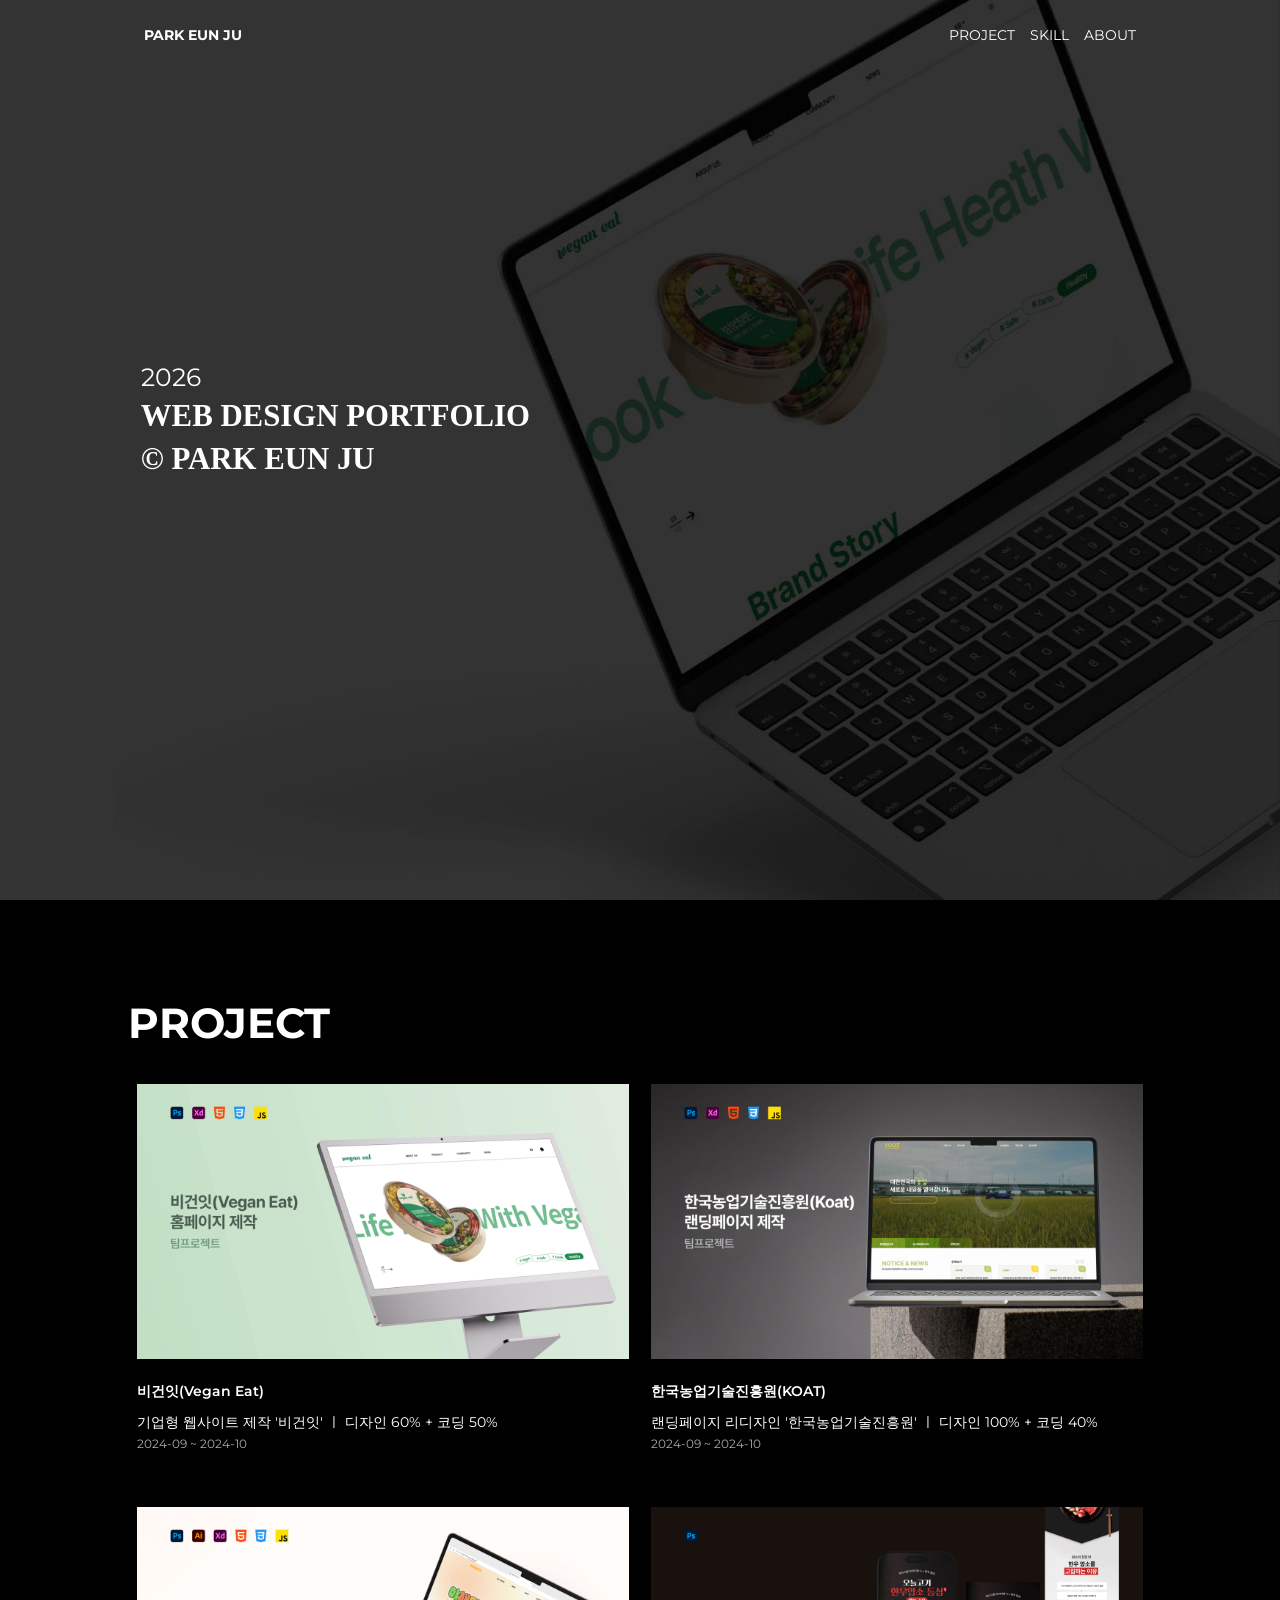
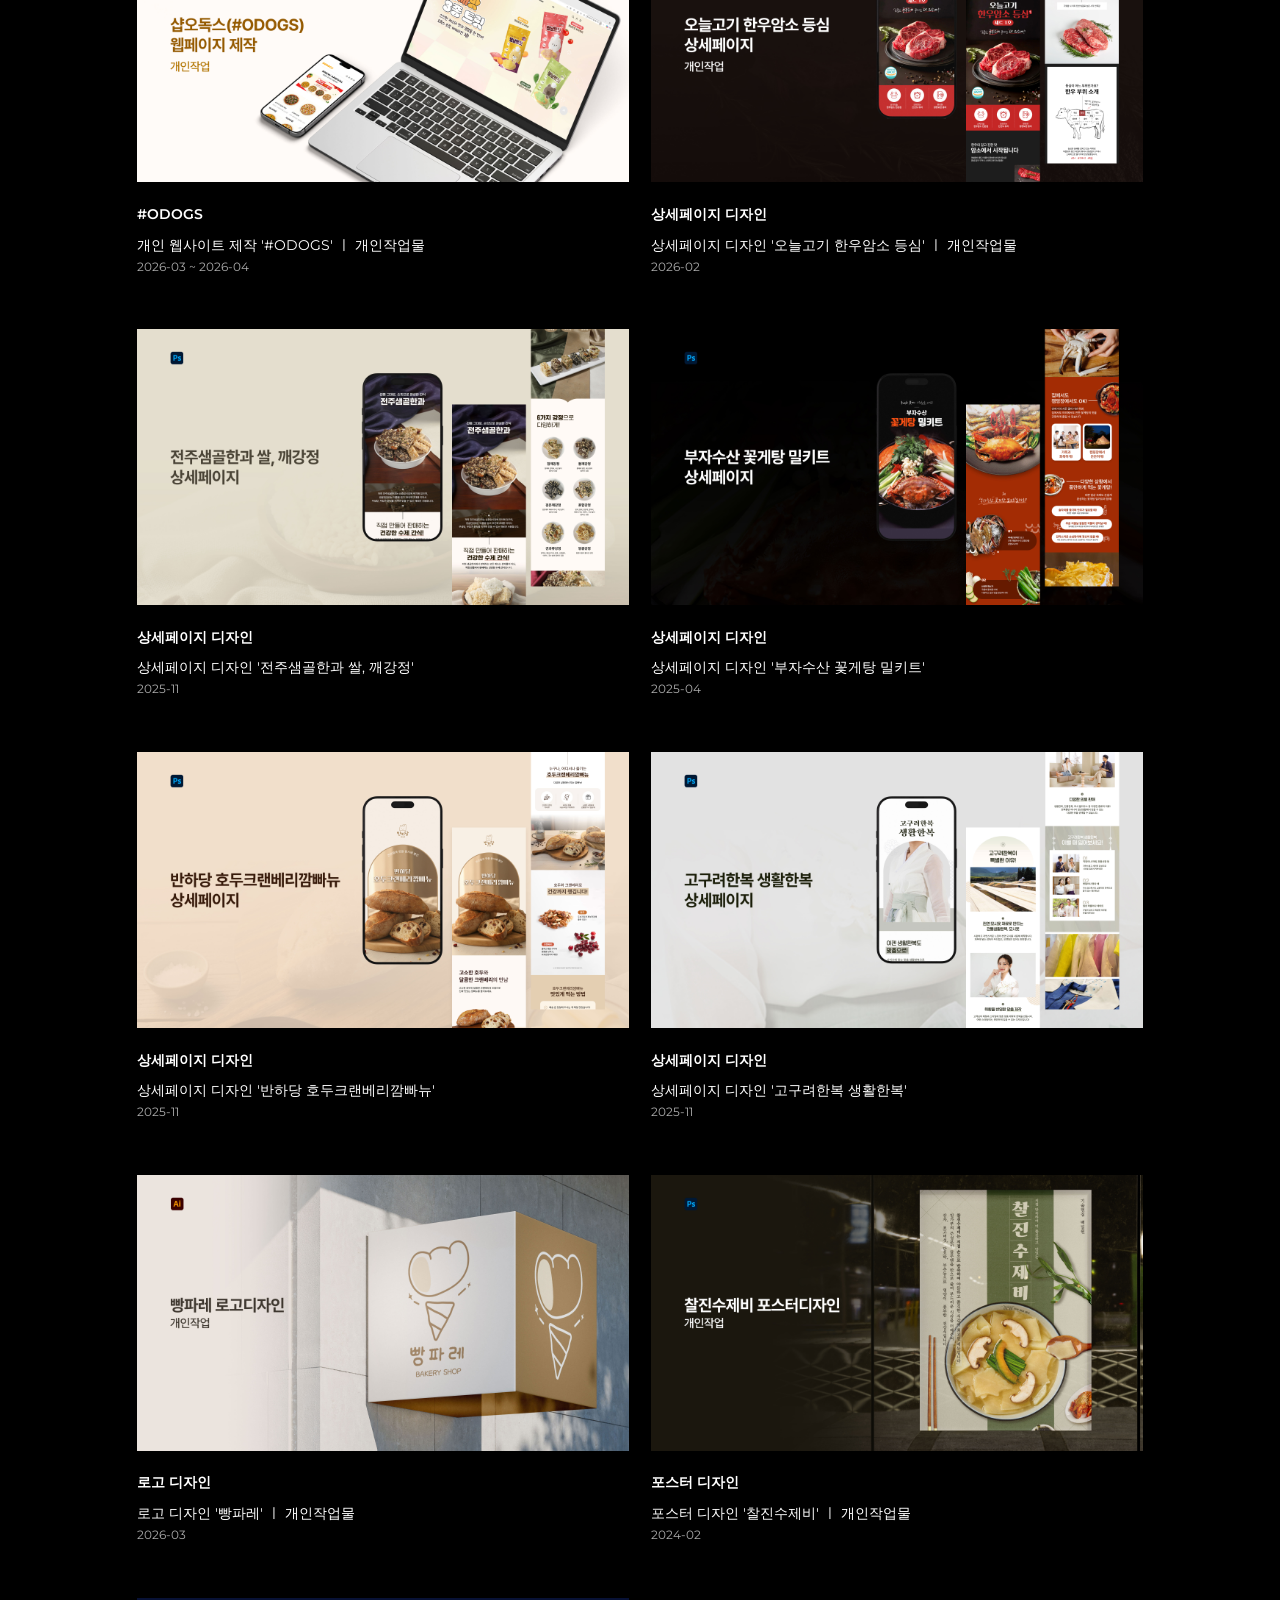
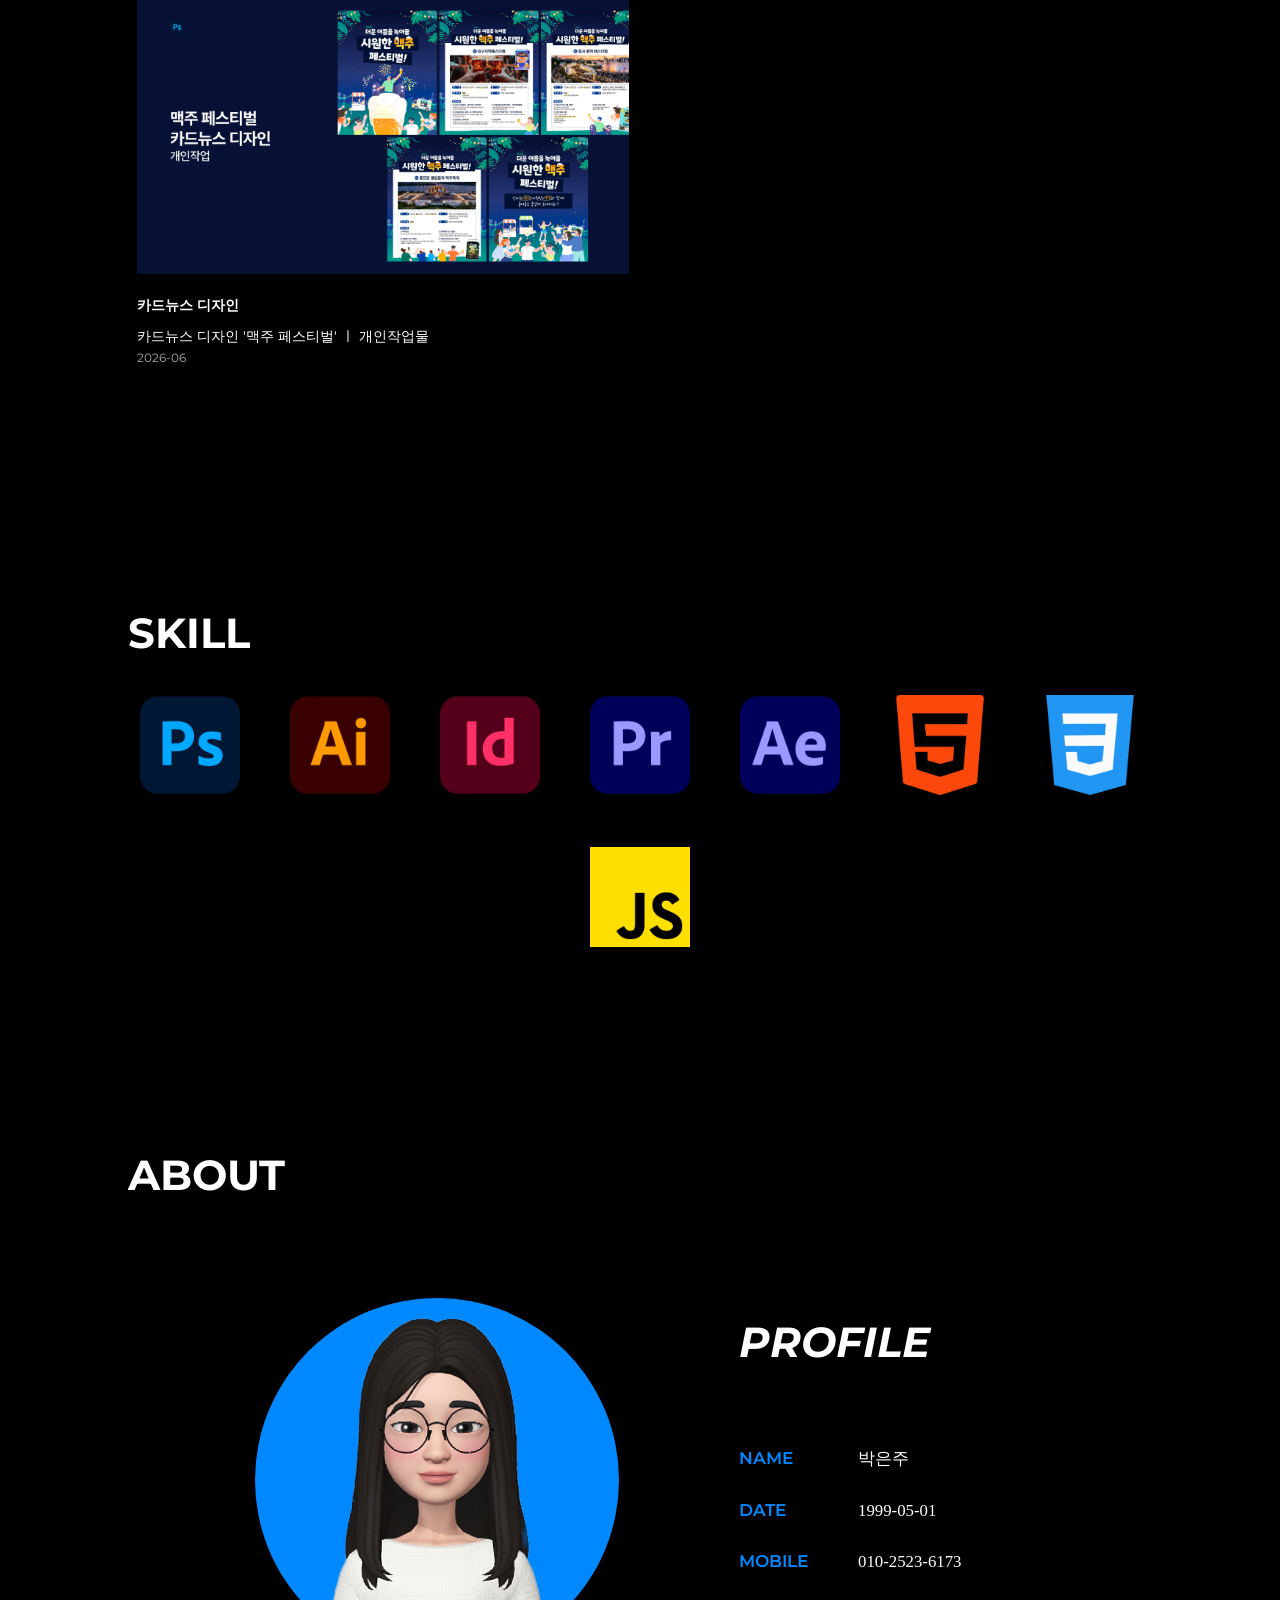
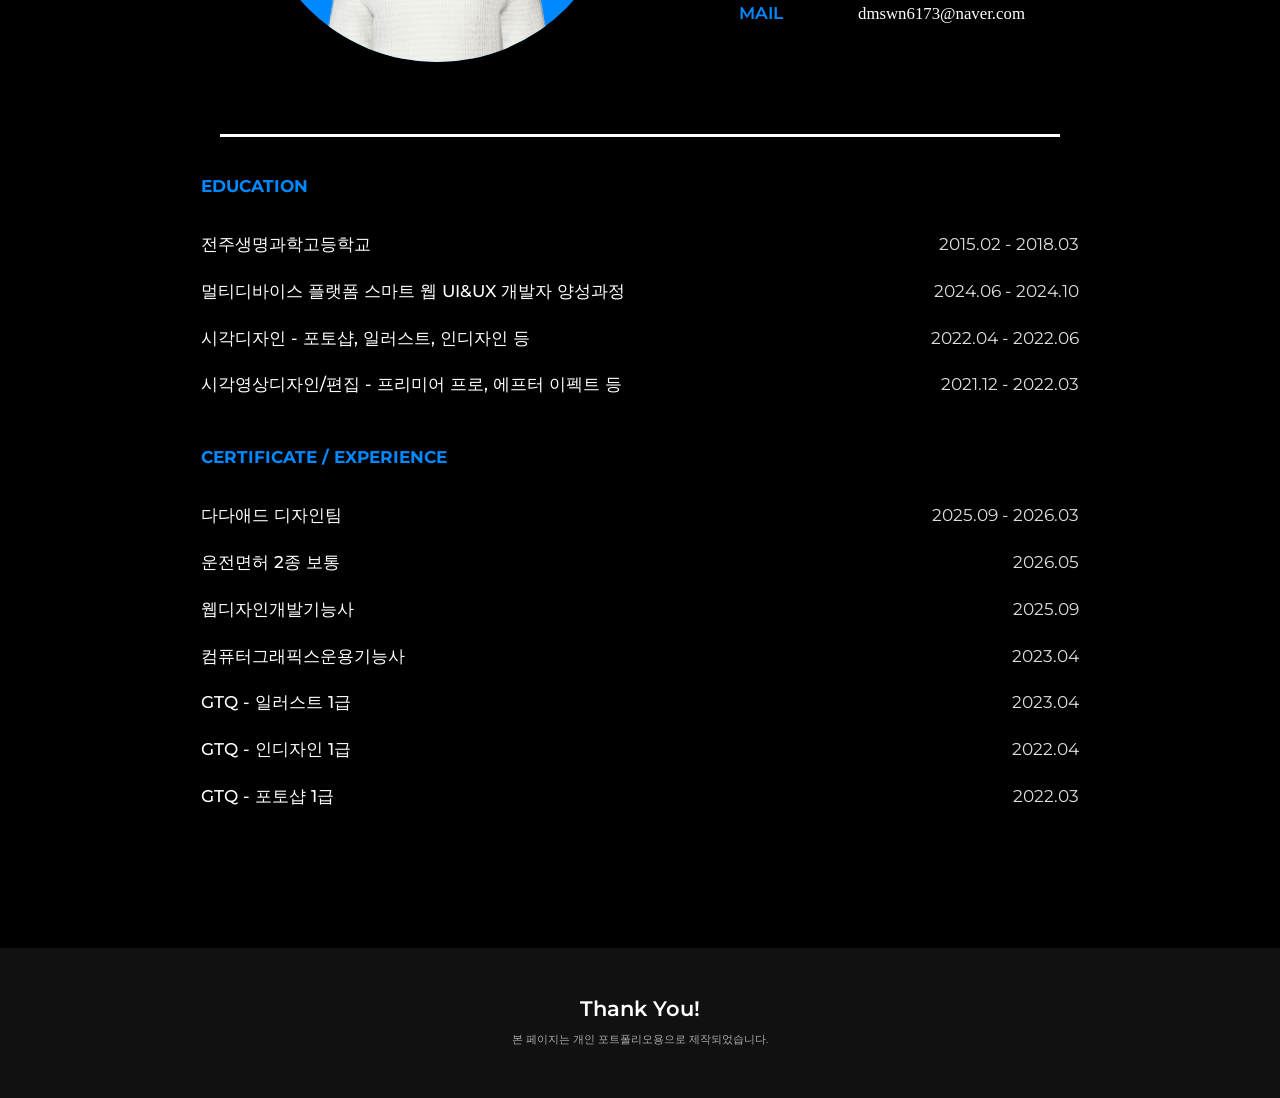
<file: index.html>
<!DOCTYPE html>
<html lang="ko">
<head>
    <meta charset="UTF-8">
    <meta name="viewport" content="width=device-width, initial-scale=1.0">
    <title>PEJ DESIGN PortFolio</title>

    <!--외부스타일 연결-->
    <link rel="stylesheet" href="css/reset.css">
    <link rel="stylesheet" href="css/style.css">
    <link rel="stylesheet" href="scss/style.scss">

   <link rel="stylesheet" href="https://cdn.jsdelivr.net/npm/swiper@11/swiper-bundle.min.css" />

    <!--웹폰트연결-->
    <link rel="preconnect" href="https://fonts.googleapis.com">
    <link rel="preconnect" href="https://fonts.gstatic.com" crossorigin>
    <link href="https://fonts.googleapis.com/css2?family=Montserrat:ital,wght@0,100..900;1,100..900&display=swap" rel="stylesheet">
    

    
</head>
<body>
    <div class="body_bg"></div>
        <header>
            <div class="hinner">
                <h2>PARK  EUN JU</h2>
                
                <nav>
                    <ul>
                    <li><a href="#project">PROJECT</a></li>
                    <li><a href="#skill">SKILL</a></li>
                    <li><a href="#about">ABOUT</a></li>
                </ul>
                </nav>
            </div><!--//hinner-->
        </header>


        <div class="intro_bg swiper"><!--main_view-->
            <ul class="swiper-wrapper"><!--slider-->
                <li class="swiper-slide"><img src="img/main_view01.jpg" alt="비건잇"></li><!--view view1-->
                <li class="swiper-slide"><img src="img/main_view02.jpg" alt="오늘고기"></li>
                <li class="swiper-slide"><img src="img/main_view03.jpg" alt="오독스"></li>
                <li class="swiper-slide"><img src="img/main_view04.jpg" alt="농진원"></li>
                <li class="swiper-slide"><img src="img/main_view05.jpg" alt="전주샘골한과"></li>
                <li class="swiper-slide"><img src="img/main_view06.jpg" alt="수제비"></li>
                <li class="swiper-slide"><img src="img/main_view07.jpg" alt="반하당"></li>
            </ul>  
        </div>

                
        <div class="wrap">
            <div class="inner">

                <div class="intro">
                    <div class="inner">
                     <h3>2026</h3>
                     <p class="pre">WEB DESIGN PORTFOLIO<br/>
                        &copy; PARK EUN JU</p>
                    </div>
                    
                </div><!--intro-->
                



                <div id="project">
                    <h1>PROJECT</h1>

                    <ul>
                        <li class="pp li">
                            <a href="#">
                                <span><img src="img/vegan.jpg" alt="비건잇"></span>
                                <div class="text">
                                    <h3>비건잇(Vegan Eat)</h3>
                                    <span>기업형 웹사이트 제작 '비건잇' ㅣ 디자인 60% + 코딩 50%</span>
                                    <br/>
                                    <em>2024-09 ~ 2024-10</em>
                                </div><!--//text-->
                            </a>
                        </li>

                         <li class="pp li">
                            <a href="#">
                                <span><img src="img/koat.jpg" alt="농진원"></span>
                                <div class="text">
                                    <h3>한국농업기술진흥원(KOAT)</h3>
                                    <span>랜딩페이지 리디자인 '한국농업기술진흥원' ㅣ 디자인 100% + 코딩 40%</span>
                                    <br/>
                                    <em>2024-09 ~ 2024-10</em>
                                </div><!--//text-->
                            </a>
                        </li>

                         <li  class="pp li">
                            <a href="#">
                                <span><img src="img/odogs02.jpg" alt="샵오독스"></span>
                                <div class="text">
                                    <h3>#ODOGS</h3>
                                    <span>개인 웹사이트 제작 '#ODOGS' ㅣ 개인작업물</span>
                                    <br/>
                                    <em>2026-03 ~ 2026-04</em>
                                </div><!--//text-->
                            </a>
                        </li>

                        <li  class="li">
                            <a href="sub1/index.html">
                                <span><img src="img/detail_gogi.jpg" alt="오늘고기"></span>
                                <div class="text">
                                    <h3>상세페이지 디자인</h3>
                                    <span>상세페이지 디자인 '오늘고기 한우암소 등심' ㅣ 개인작업물</span>
                                    <br/>
                                    <em>2026-02</em>
                                </div><!--//text-->
                            </a>
                        </li>
                        
                        <li  class="li">
                            <a href="sub2/index.html">
                                <span><img src="img/detail_han.jpg" alt="전주샘골한과"></span>
                                <div class="text">
                                    <h3>상세페이지 디자인</h3>
                                    <span>상세페이지 디자인 '전주샘골한과 쌀, 깨강정'</span>
                                    <br/>
                                    <em>2025-11</em>
                                </div><!--//text-->
                            </a>
                        </li>

                        <li class="li">
                            <a href="sub4/index.html">
                                <span><img src="img/detail_booza.jpg" alt="부자수산"></span>
                                <div class="text">
                                    <h3>상세페이지 디자인</h3>
                                    <span>상세페이지 디자인 '부자수산 꽃게탕 밀키트'</span>
                                    <br/>
                                    <em>2025-04</em>
                                </div><!--//text-->
                            </a>
                        </li>


                        <li class="li">
                            <a href="sub3/index.html">
                                <span><img src="img/detail_bahadang.jpg" alt="반하당"></span>
                                <div class="text">
                                    <h3>상세페이지 디자인</h3>
                                    <span>상세페이지 디자인 '반하당 호두크랜베리깜빠뉴'</span>
                                    <br/>
                                    <em>2025-11</em>
                                </div><!--//text-->
                            </a>
                        </li>

                        <li class="li">
                            <a href="sub5/index.html">
                                <span><img src="img/detail_hanbok.jpg" alt="고구려한복"></span>
                                <div class="text">
                                    <h3>상세페이지 디자인</h3>
                                    <span>상세페이지 디자인 '고구려한복 생활한복'</span>
                                    <br/>
                                    <em>2025-11</em>
                                </div><!--//text-->
                            </a>
                        </li>

                        <li class="li">
                            <a href="sub6/index.html">
                                <span><img src="img/logo_bbang.jpg" alt="빵파레"></span>
                                <div class="text">
                                    <h3>로고 디자인</h3>
                                    <span>로고 디자인 '빵파레' ㅣ 개인작업물</span>
                                    <br/>
                                    <em>2026-03</em>
                                </div><!--//text-->
                            </a>
                        </li>

                        <li class="li">
                            <a href="sub7/index.html">
                                <span><img src="img/poster_soozebi.jpg" alt="찰진수제비"></span>
                                <div class="text">
                                    <h3>포스터 디자인</h3>
                                    <span>포스터 디자인 '찰진수제비' ㅣ 개인작업물</span>
                                    <br/>
                                    <em>2024-02</em>
                                </div><!--//text-->
                            </a>
                        </li>

                        <li class="li">
                            <a href="sub8/index.html">
                                <span><img src="img/cardnews_festival.jpg" alt="맥주페스티벌"></span>
                                <div class="text">
                                    <h3>카드뉴스 디자인</h3>
                                    <span>카드뉴스 디자인 '맥주 페스티벌' ㅣ 개인작업물</span>
                                    <br/>
                                    <em>2026-06</em>
                                </div><!--//text-->
                            </a>
                        </li>
                    </ul>

                    <div class="project_click">
                    <ul>
                        <li>          
                            <h5>기업형 웹사이트 제작 '비건잇(Vegan Eat)'</h5>
                            <em>
                                <button class="close">X</button>
                            </em>
                            <p><img src="img/pop_vegan.jpg" alt=""></p>
                            <table>
                                <tr>
                                    <th>참여 : 디자인 70% + 코딩 50%</th>
                                    <td>2024.09 - 2024.10</td>
                                </tr>
                            </table>
                            <span>
                                *본 사이트는 학습 및 포트폴리오 목적으로 제작된 가상의 브랜드 사이트입니다.*
                                
                                로고 및 패키지 디자인 전반 제작. 페이지 디자인 및 코드 작업을 일부 담당하였습니다.
                            </span>

                            <div class="button">
                                <a href="https://pej556.github.io/vegan-eat-250730-/" target="_blank">사이트 바로가기</a>
                            </div>
                        </li>

                        <li>          
                            <h5>랜딩페이지 리디자인 '한국농업기술진흥원(KOAT)'</h5>
                            <em>
                                <button class="close">X</button>
                            </em>
                            <p><img src="img/pop_koat.jpg" alt=""></p>
                            <table>
                                <tr>
                                    <th>참여 : 디자인 100% + 코딩 40%</th>
                                    <td>2024.09 - 2024.10</td>
                                </tr>
                            </table>
                            <span>
                                *본 사이트는 학습 및 포트폴리오 목적으로 제작된 가상의 브랜드 사이트입니다.*
                                
                                페이지 전반 디자인 및 코드 작업을 일부 담당하였습니다.
                            </span>

                            <div class="button">
                                <a href="https://choiheejeong.github.io/project_1_again/" target="_blank">사이트 바로가기</a>
                            </div>
                        </li>

                        <li>          
                            <h5>개인작업물 쇼핑몰 웹사이트 제작 '#ODOGS'</h5>
                            <em>
                                <button class="close">X</button>
                            </em>
                            <p><img src="img/pop_odogs.jpg" alt=""></p>
                            <table>
                                <tr>
                                    <th>참여 : 디자인 100% + 코딩 100%</th>
                                    <td>2026.03 - 2026.04</td>
                                </tr>
                            </table>
                            <span>
                                *본 사이트는 학습 및 포트폴리오 목적으로 제작된 가상의 브랜드 사이트입니다.*
                                
                                패키지 디자인, 웹배너 및 웹사이트 디자인과 코드 작업을 진행하였습니다.
                            </span>

                            <div class="button">
                                <a href="https://pej556.github.io/-odogs_2026/" target="_blank">사이트 바로가기</a>
                            </div>
                        </li>
                    </ul>
                </div><!--//project_click-->
                </div><!--//project-->



                
                <div id="skill">
                    <h1>SKILL</h1>

                    <ul>
                        <li><img src="img/photoshop.png" alt="포토샵"></li>
                        <li><img src="img/illustrator.png" alt="일러스트"></li>
                        <li><img src="img/indesign.png" alt="인디자인"></li>
                        <li><img src="img/premiere-pro.png" alt="프리미어 프로"></li>
                        <li><img src="img/after-effects.png" alt="에프터 이펙트"></li>
                        <li><img src="img/html-5.png" alt="HTML5"></li>
                        <li><img src="img/css-3 (1).png" alt="CSS"></li>
                        <li><img src="img/js.png" alt="JS"></li>
                    </ul>
                </div><!--//skill-->

                <div id="about">
                        
                        <h1>ABOUT</h1>

                        <div class="profile">                           
                            <img src="img/me.png" alt="프로필 이미지">

                            <div class="profile_txt">
                                <p>PROFILE</p>
                                <table>
                                    <tr>
                                        <th>NAME</th>
                                        <td class="pre">박은주</td>
                                    </tr>

                                    <tr>
                                        <th>DATE</th>
                                        <td class="pre">1999-05-01</td>
                                    </tr>

                                    <tr>
                                        <th>MOBILE</th>
                                        <td class="pre">010-2523-6173</td>
                                    </tr>

                                    <tr>
                                        <th>MAIL</th>
                                        <td class="pre">dmswn6173@naver.com</td>
                                    </tr>
                                </table>
                            </div><!--//profile_txt-->
                        </div><!--//profile-->


                        
                        <div class="info1">
                            <h2>EDUCATION</h2>

                            <table>
                                <tr>
                                    <th>전주생명과학고등학교</th>
                                    <td>2015.02 - 2018.03</td>
                                </tr>

                                <tr>
                                    <th>멀티디바이스 플랫폼 스마트 웹 UI&UX 개발자 양성과정</th>
                                    <td>2024.06 - 2024.10</td>
                                </tr>

                                <tr>
                                    <th>시각디자인 - 포토샵, 일러스트, 인디자인 등</th>
                                    <td>2022.04 - 2022.06</td>
                                </tr>

                                <tr>
                                    <th>시각영상디자인/편집 - 프리미어 프로, 에프터 이펙트 등</th>
                                    <td>2021.12 - 2022.03</td>
                                </tr>
                            </table>
                        </div><!--//info1-->


                        <div class="info2">
                            <h2>CERTIFICATE / EXPERIENCE</h2>

                            <table>
                                <tr>
                                    <th>다다애드 디자인팀</th>
                                    <td>2025.09 - 2026.03</td>
                                </tr>

                                 <tr>
                                    <th>운전면허 2종 보통</th>
                                    <td>2026.05</td>
                                </tr>

                                <tr>
                                    <th>웹디자인개발기능사</th>
                                    <td>2025.09</td>
                                </tr>

                                <tr>
                                    <th>컴퓨터그래픽스운용기능사</th>
                                    <td>2023.04</td>
                                </tr>

                                <tr>
                                    <th>GTQ - 일러스트 1급</th>
                                    <td>2023.04</td>
                                </tr>

                                <tr>
                                    <th>GTQ - 인디자인 1급</th>
                                    <td>2022.04</td>
                                </tr>

                                <tr>
                                    <th>GTQ - 포토샵 1급</th>
                                    <td>2022.03</td>
                                </tr>
                            </table>
                        </div><!--//info2-->


                    </div><!--//about-->


                
                
            </div><!--//inner-->
        </div><!--//wrap-->
        <footer>
            <div class="ftxt">
                <span>Thank You!</span>
                <p>본 페이지는 개인 포트폴리오용으로 제작되었습니다.</p>
            </div>
        </footer>

    <!--외부 스크립트(플러그인) 연결-->
    <script src="js/ScrollGiveClass.js"></script>
    <script src="https://cdn.jsdelivr.net/npm/swiper@11/swiper-bundle.min.js"></script>
    <script src="js/jquery-1.12.3.js"></script>

    <!--플러그인 호출-->
    <script src="js/script.js"></script>
</body>
</html>
</file>
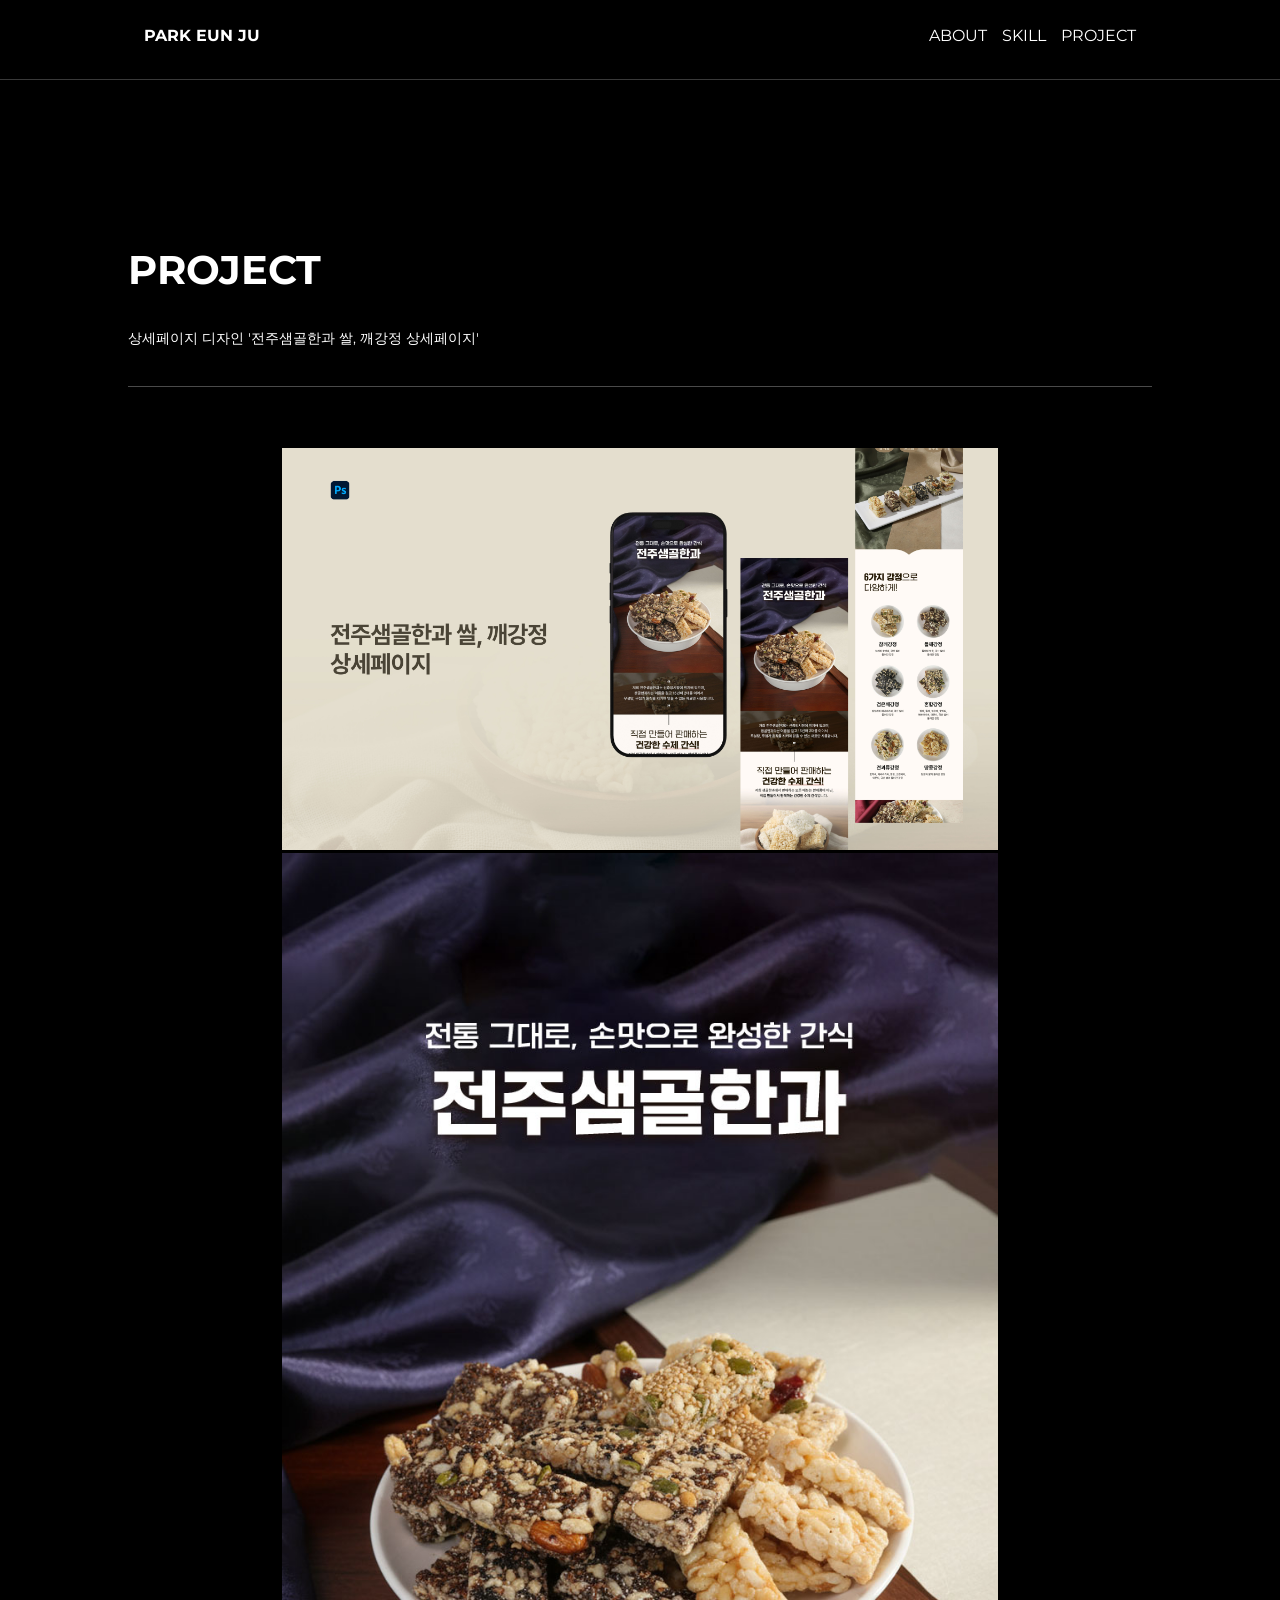
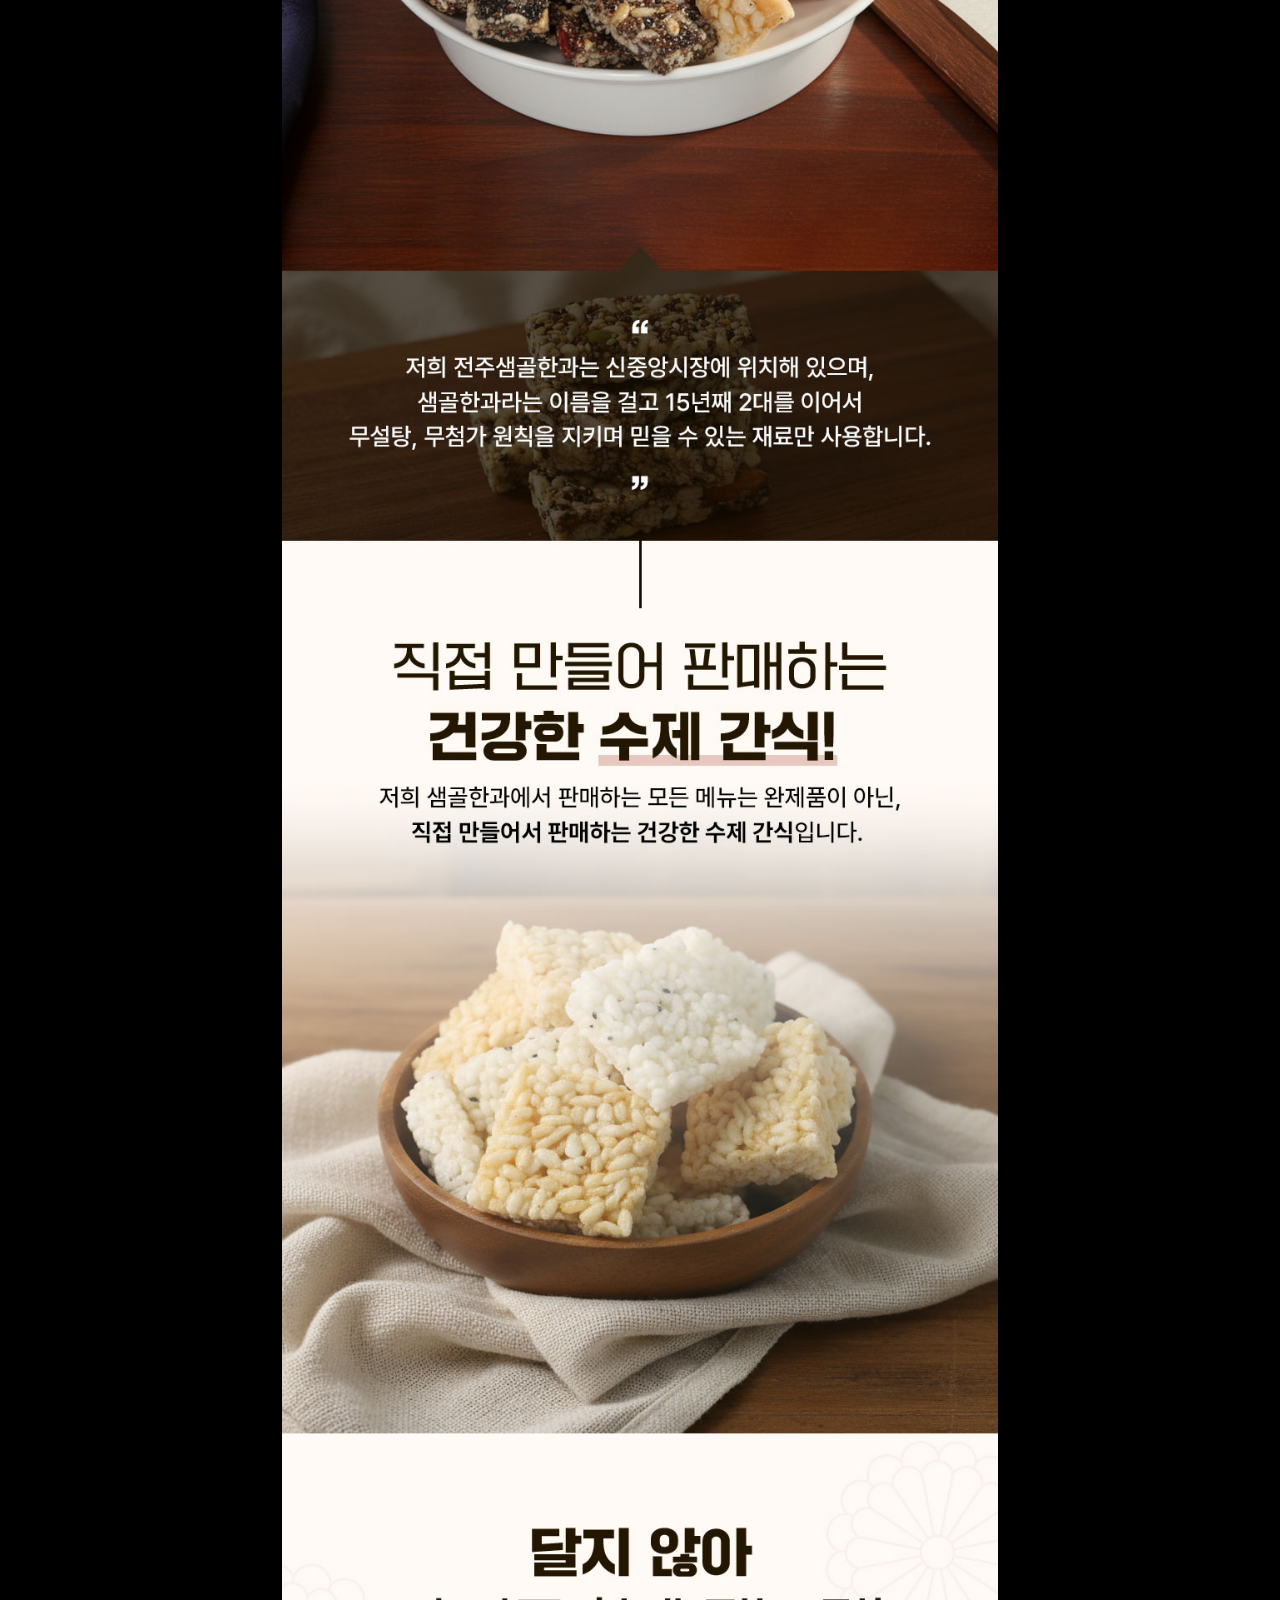
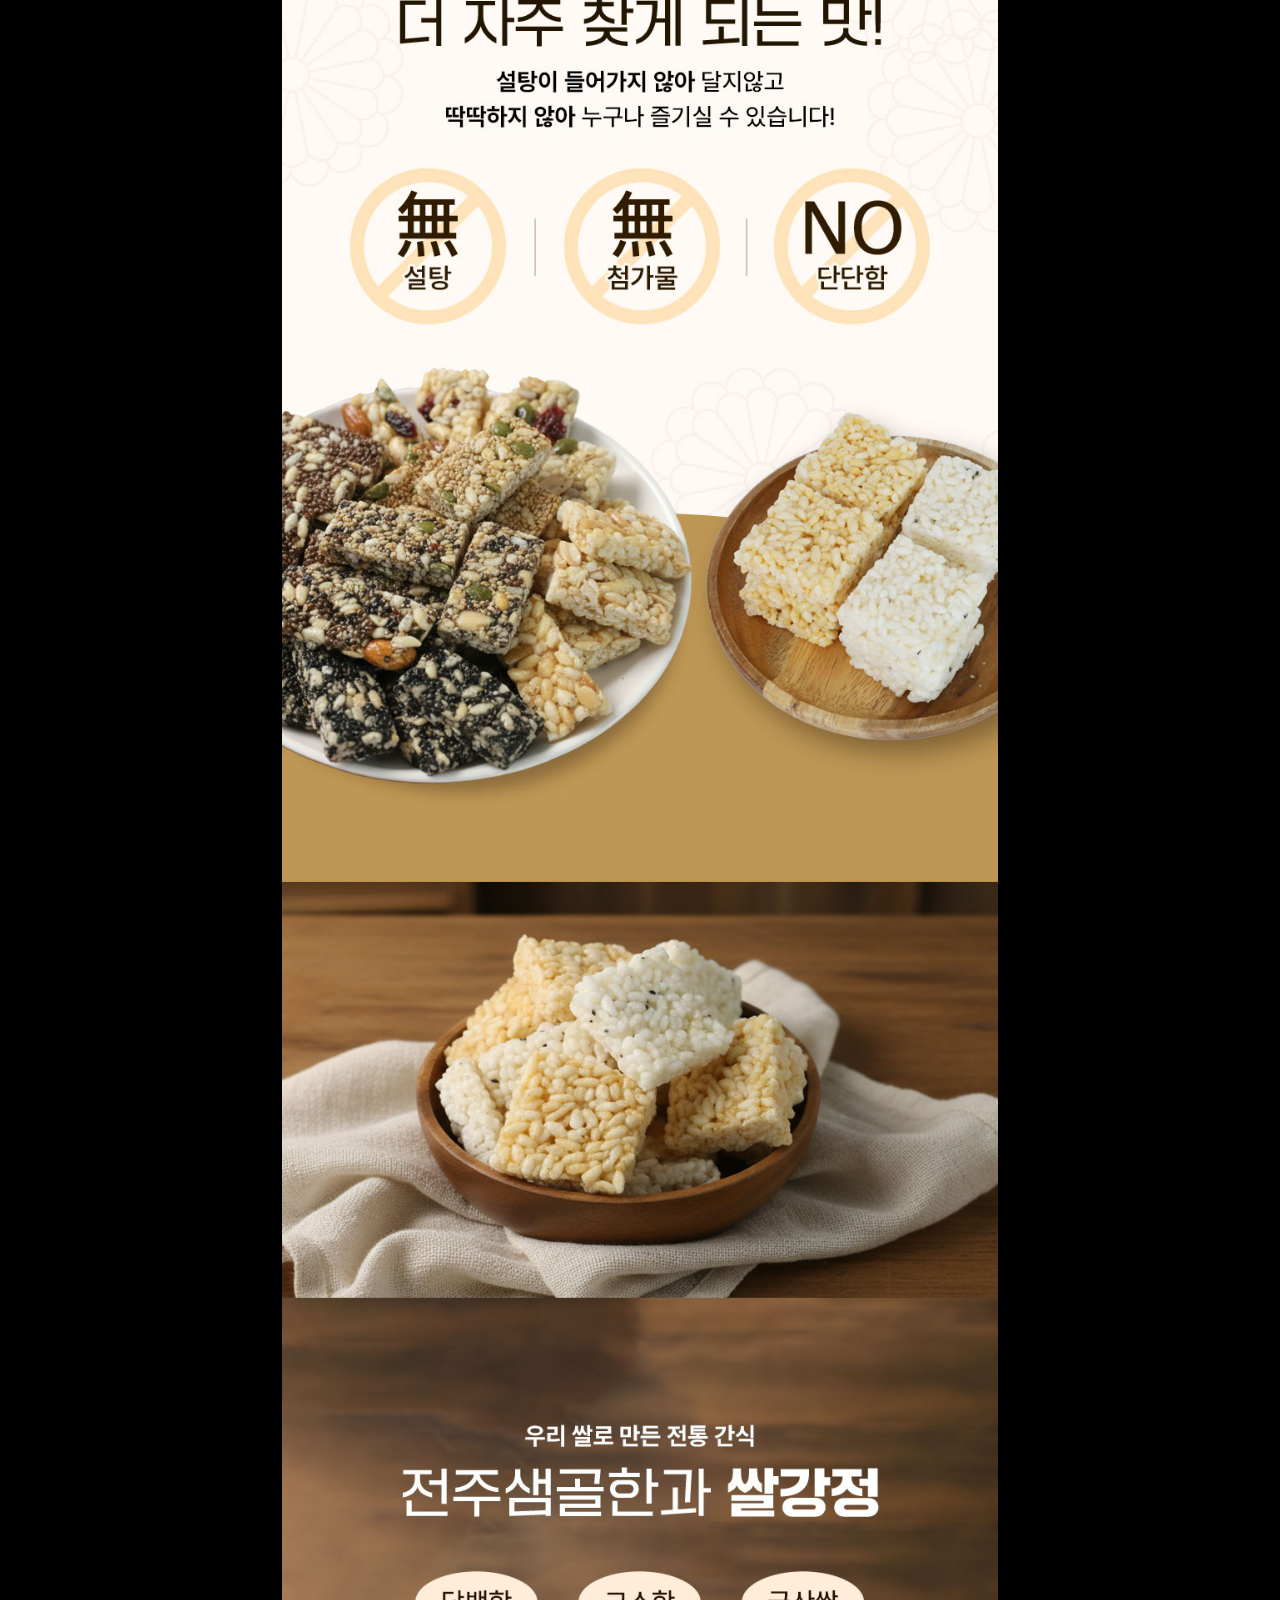
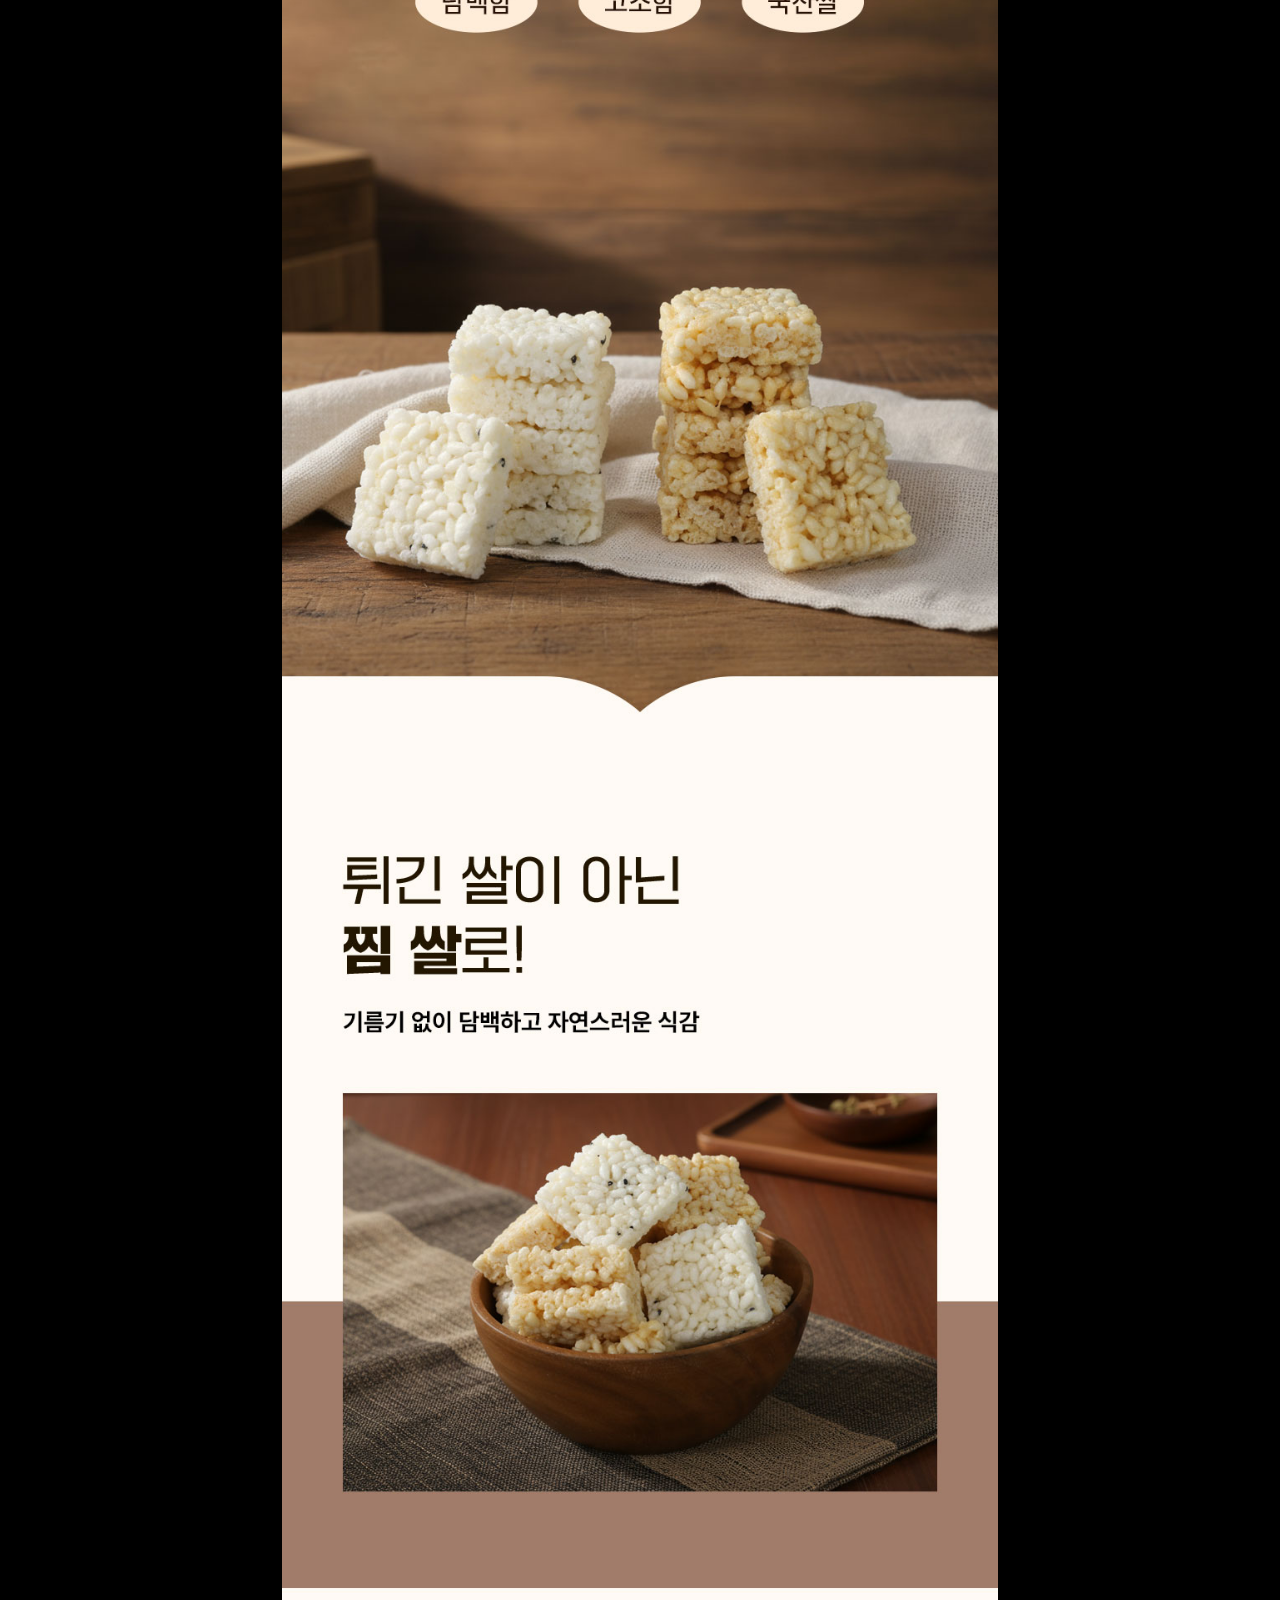
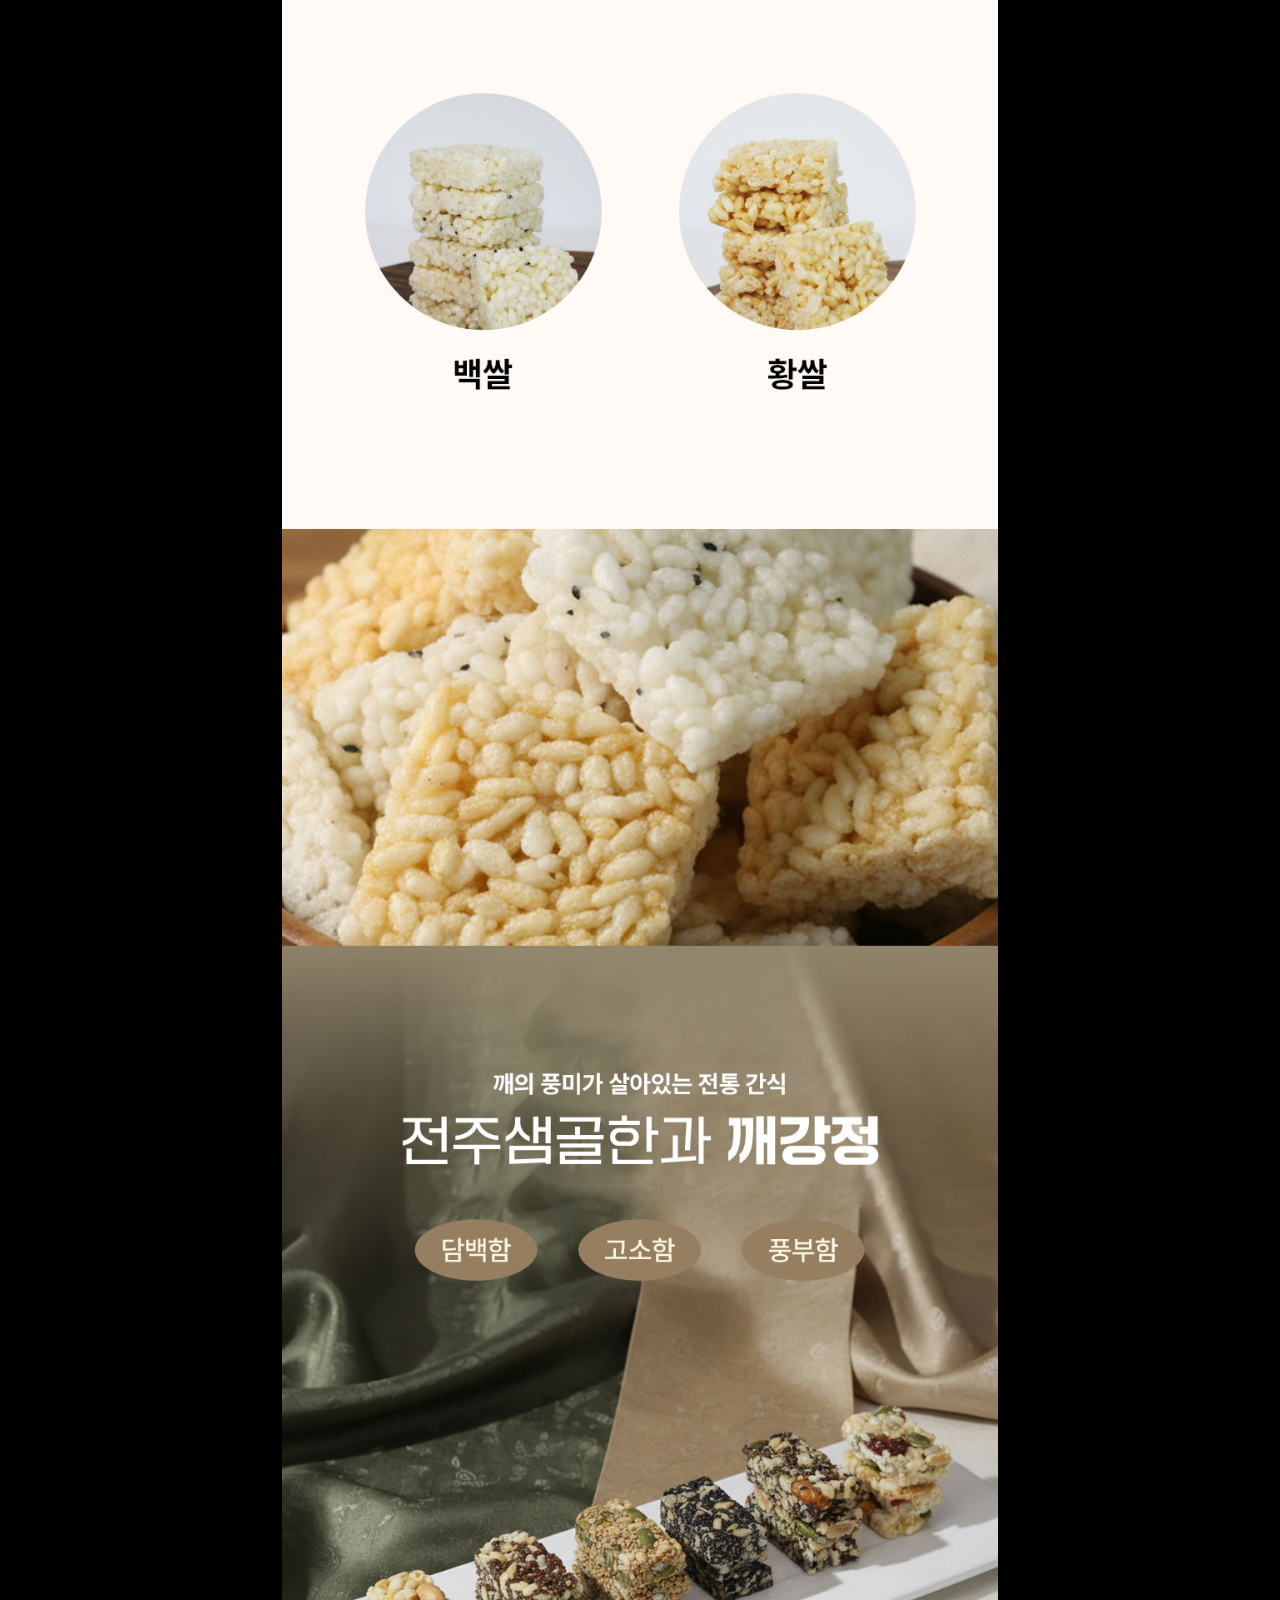
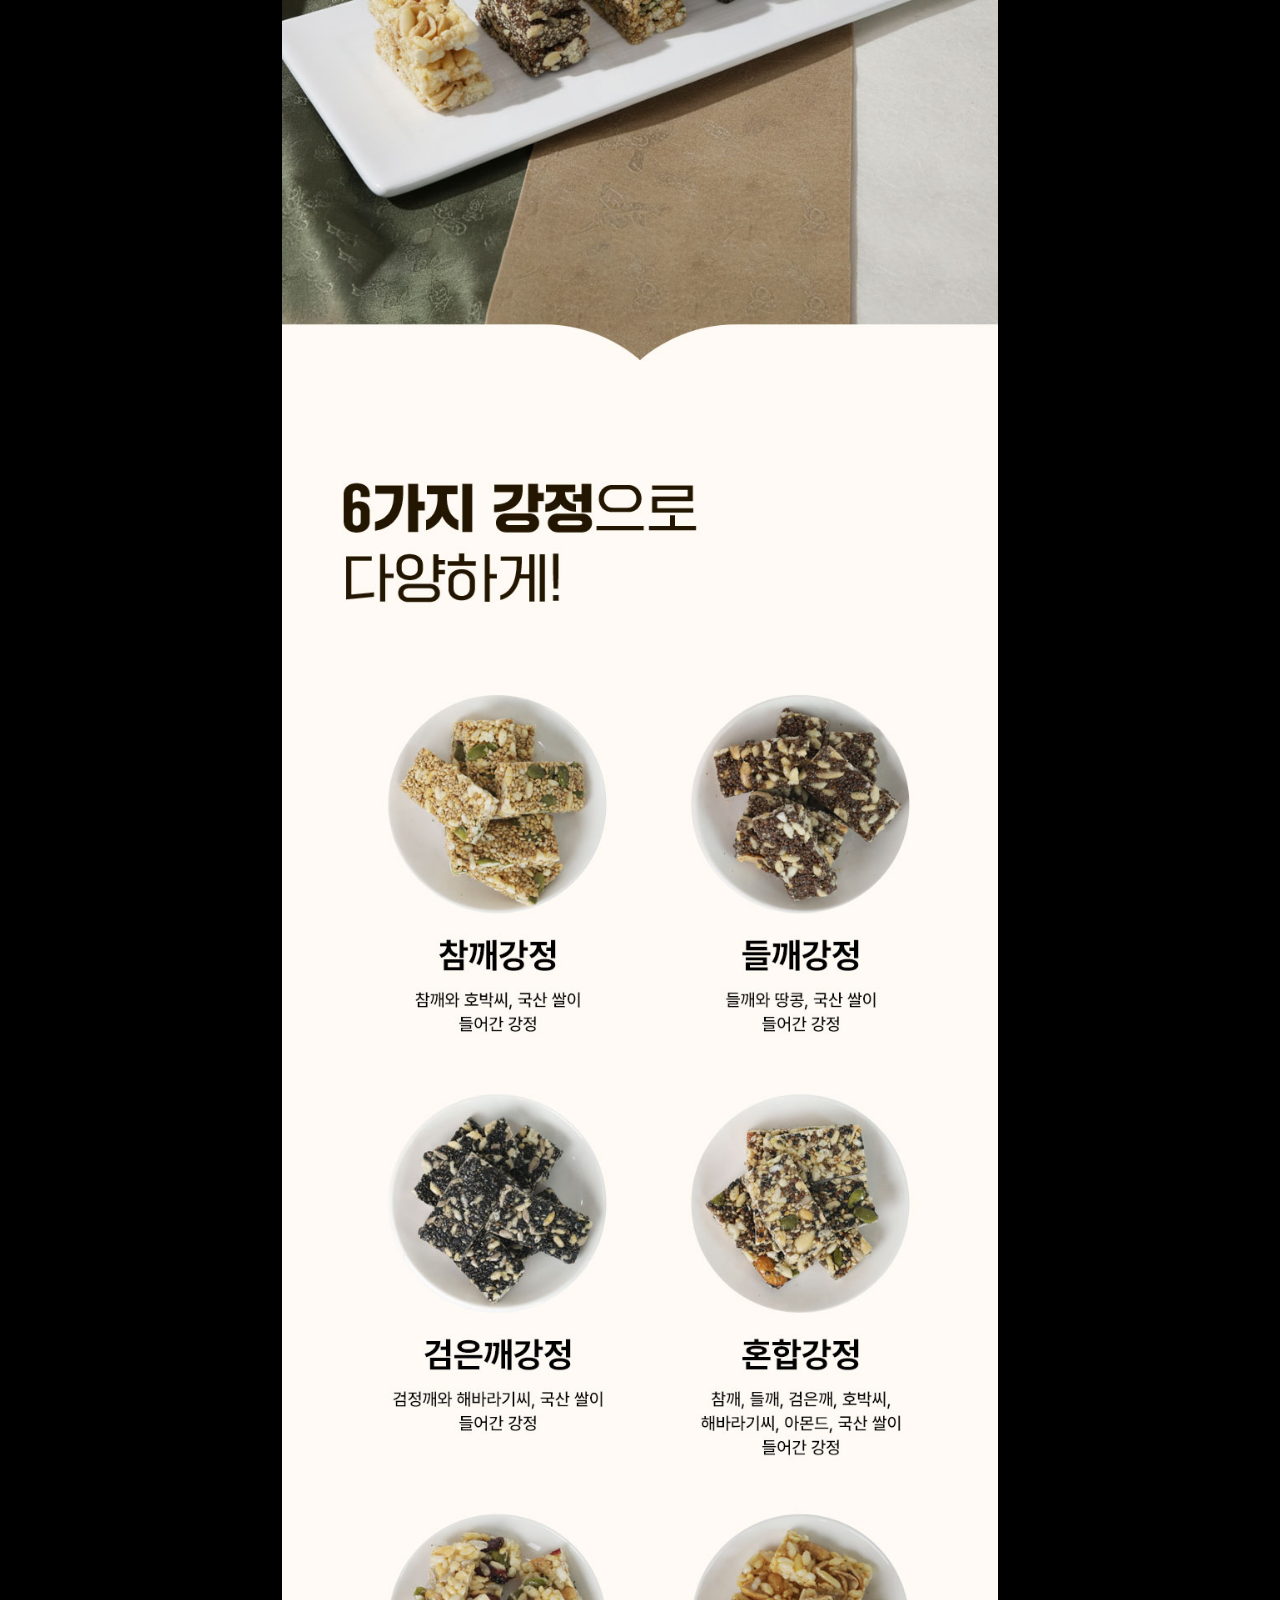
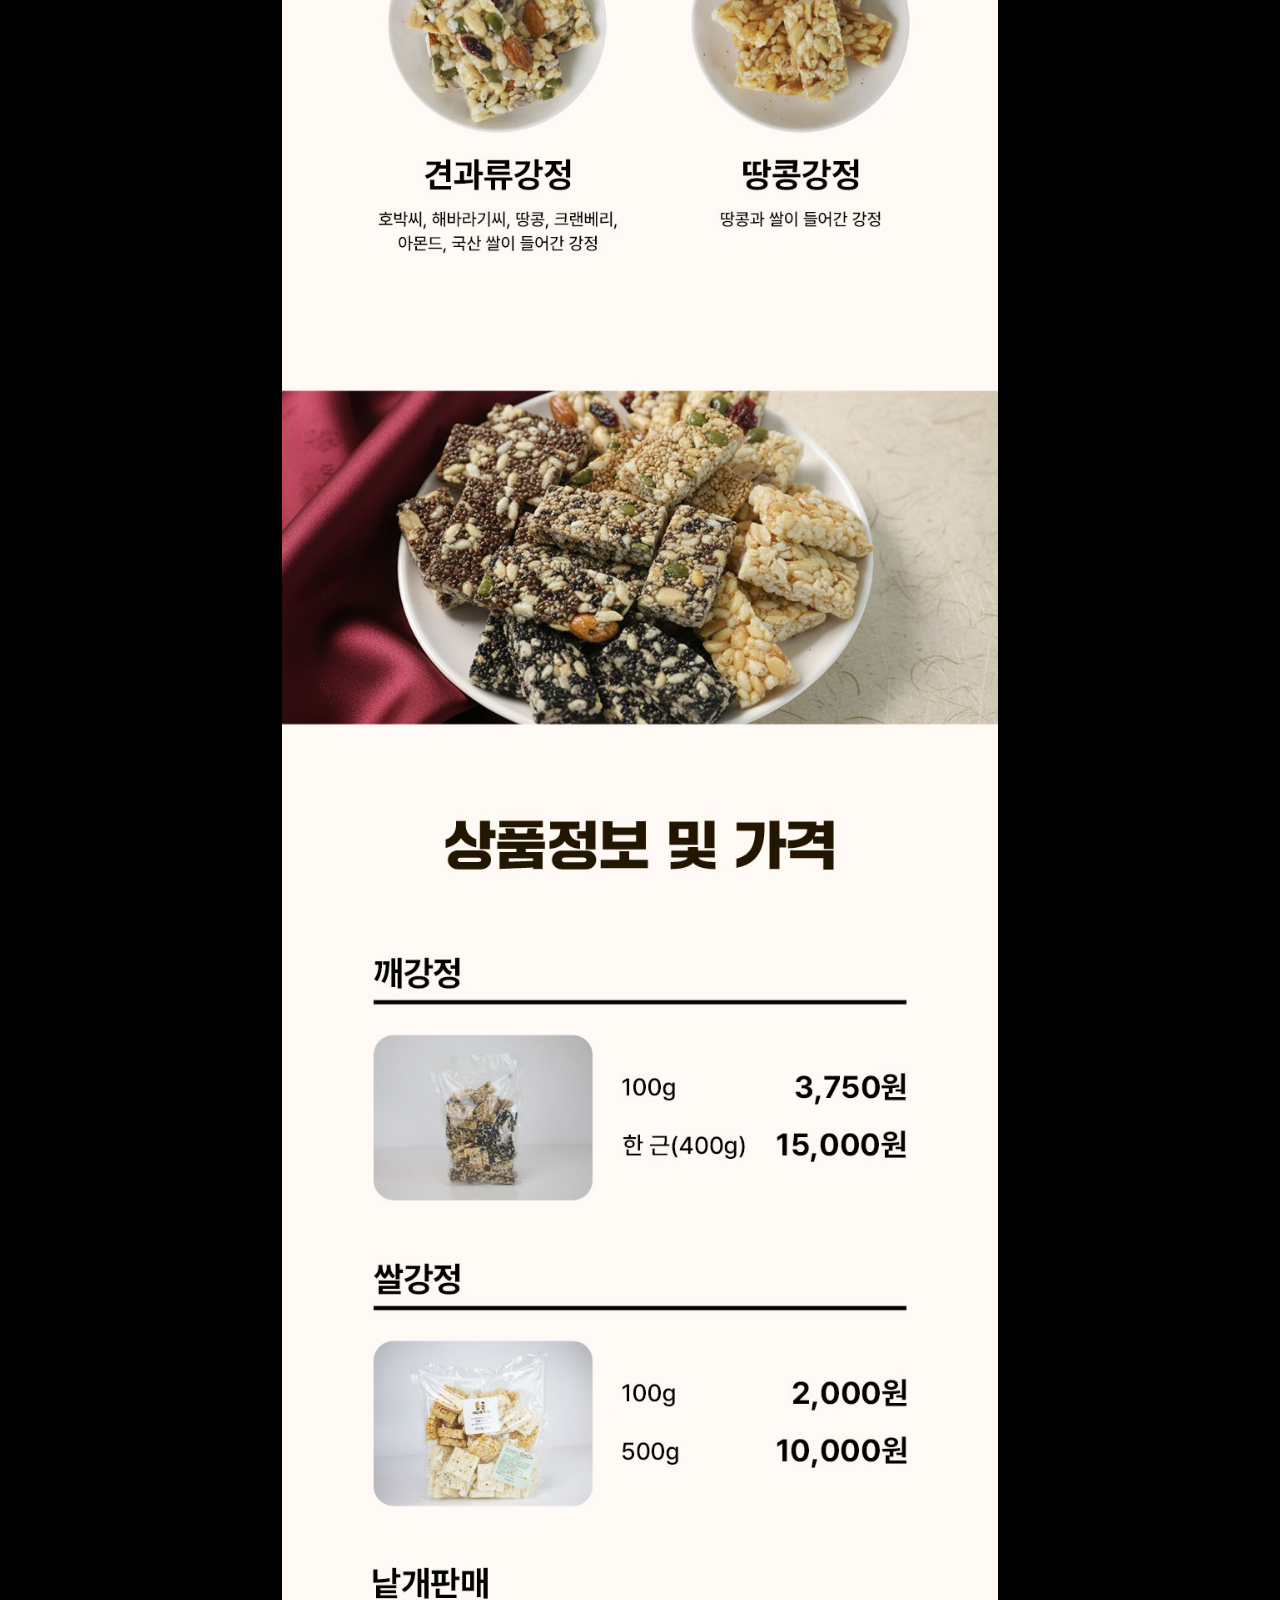
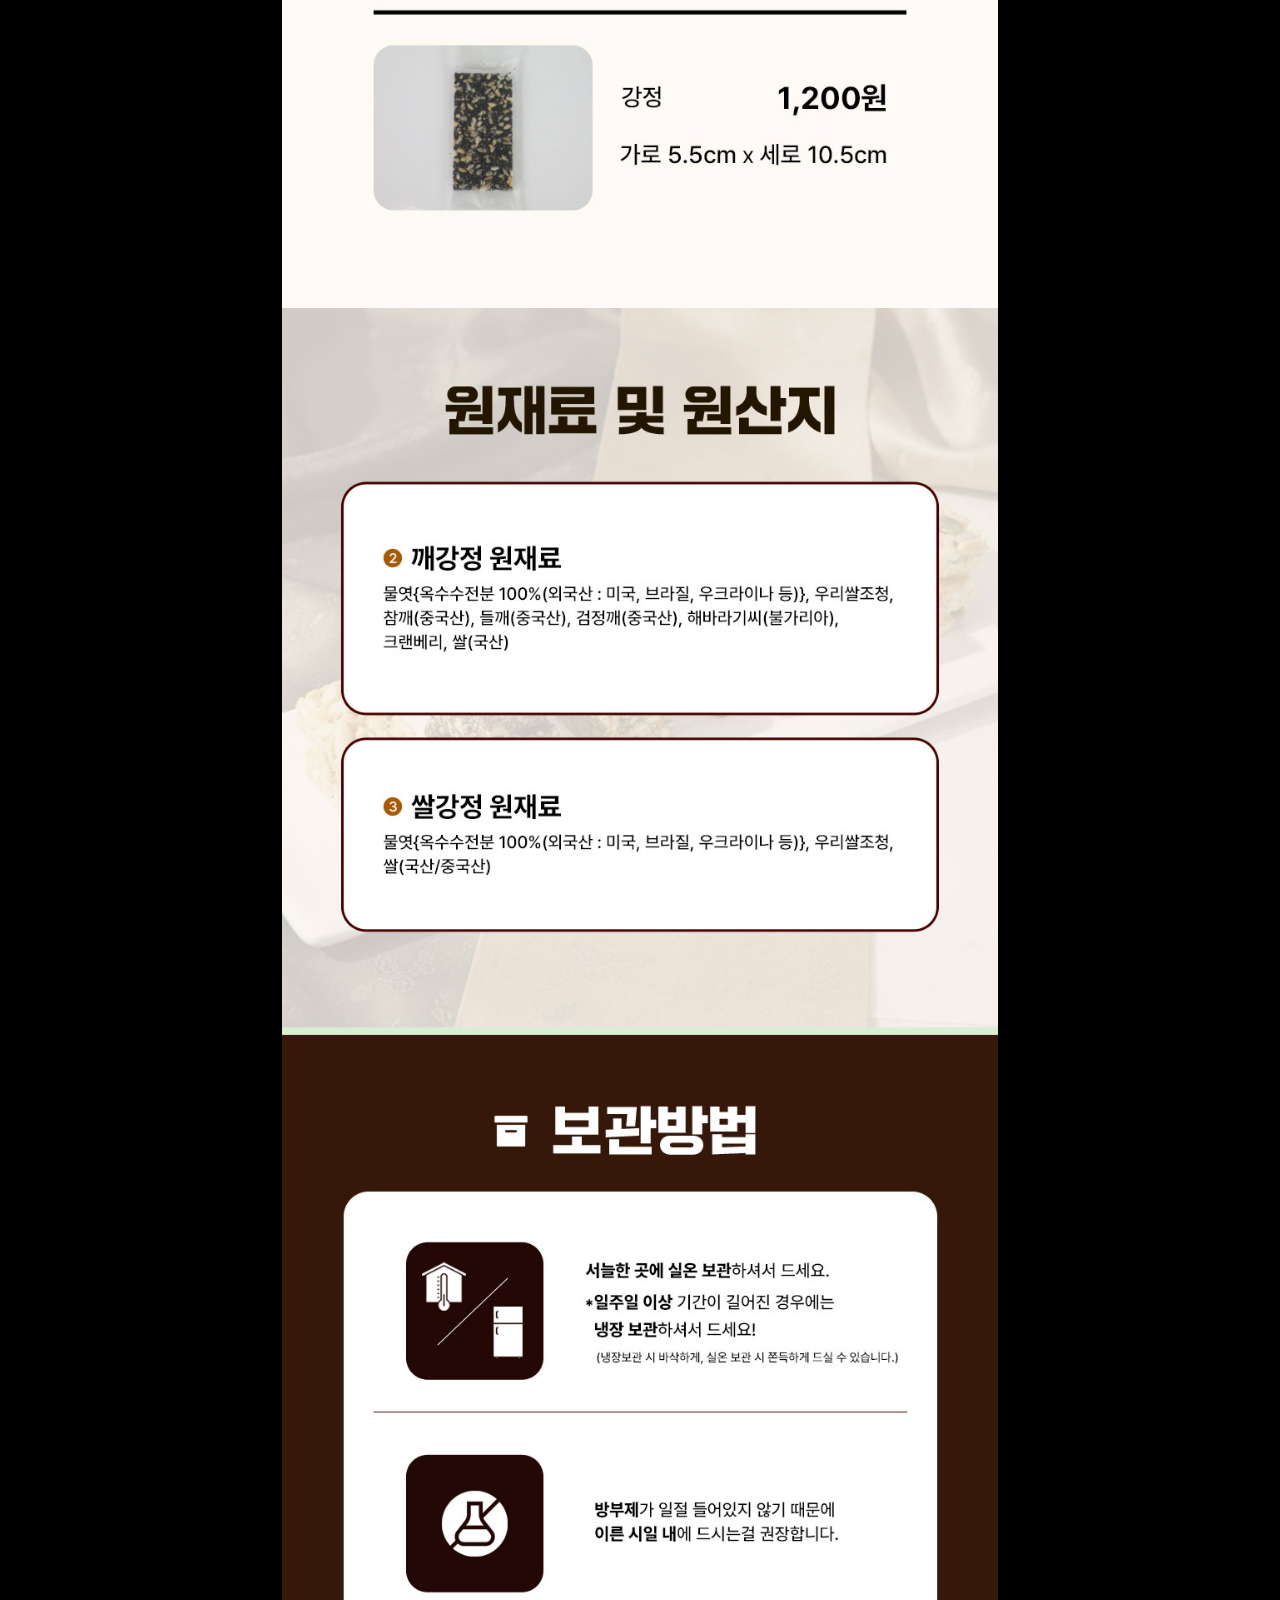
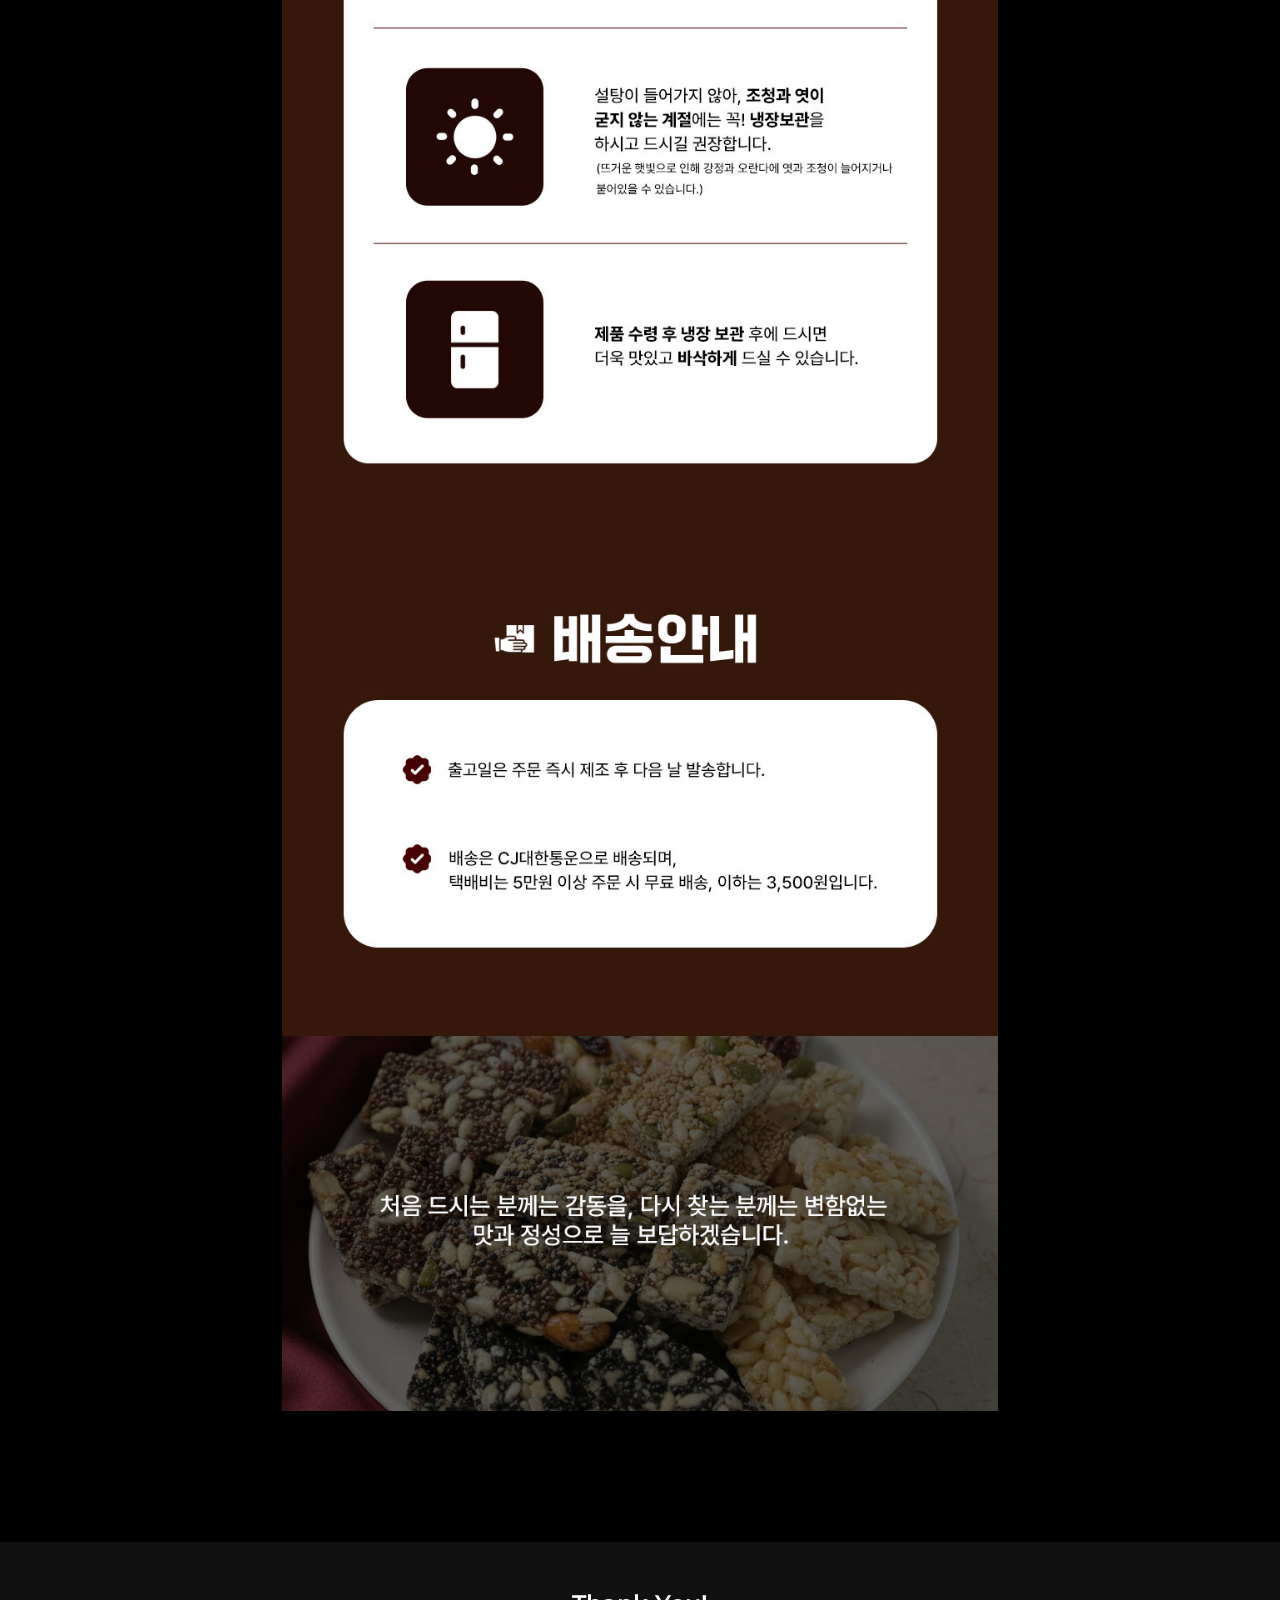
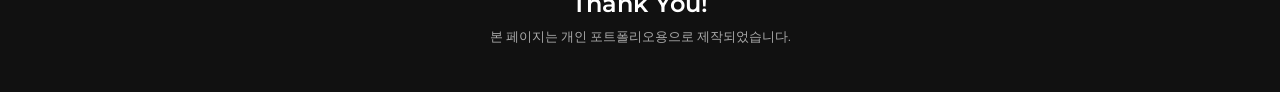
<file: sub2/index.html>
<!DOCTYPE html>
<html lang="ko">
<head>
    <meta charset="UTF-8">
    <meta name="viewport" content="width=device-width, initial-scale=1.0">
    <title>홍천사과정원 수제애플파이 상세페이지 디자인</title>

    <link rel="stylesheet" href="css/reset.css">
    <link rel="stylesheet" href="scss/style.scss">
    <link rel="stylesheet" href="css/style.css">


    <!--웹폰트연결-->
    <link rel="preconnect" href="https://fonts.googleapis.com">
    <link rel="preconnect" href="https://fonts.gstatic.com" crossorigin>
    <link href="https://fonts.googleapis.com/css2?family=Montserrat:ital,wght@0,100..900;1,100..900&display=swap" rel="stylesheet">
    
</head>
<body>
     <header>
            <div class="hinner">
                <h2><a href="../index.html">PARK  EUN JU</a></h2>
                
                <nav>
                    <ul>
                        <li><a href="../index.html#about">ABOUT</a></li>
                        <li><a href="../index.html#skill">SKILL</a></li>
                        <li><a href="../index.html#project">PROJECT</a></li>
                    </ul>
                </nav>
            </div><!--//hinner-->
        </header>


        <div class="wrap">
            <div class="inner">
                <div class="detail">
                    <h1>PROJECT</h1>
                    <h3>상세페이지 디자인 '전주샘골한과 쌀, 깨강정 상세페이지'</h3>

                    <ul class="img">
                        <li><img src="img/detail_han.jpg" alt="디테일이미지"></li>
                        <li><img src="img/han_detailpage.jpg" alt="디테일이미지"></li>
                    </ul>
                </div>
            </div>
        </div>

        <footer>
            <div class="ftxt">
                <span>Thank You!</span>
                <p>본 페이지는 개인 포트폴리오용으로 제작되었습니다.</p>
            </div>
        </footer>
</body>
</html>
</file>
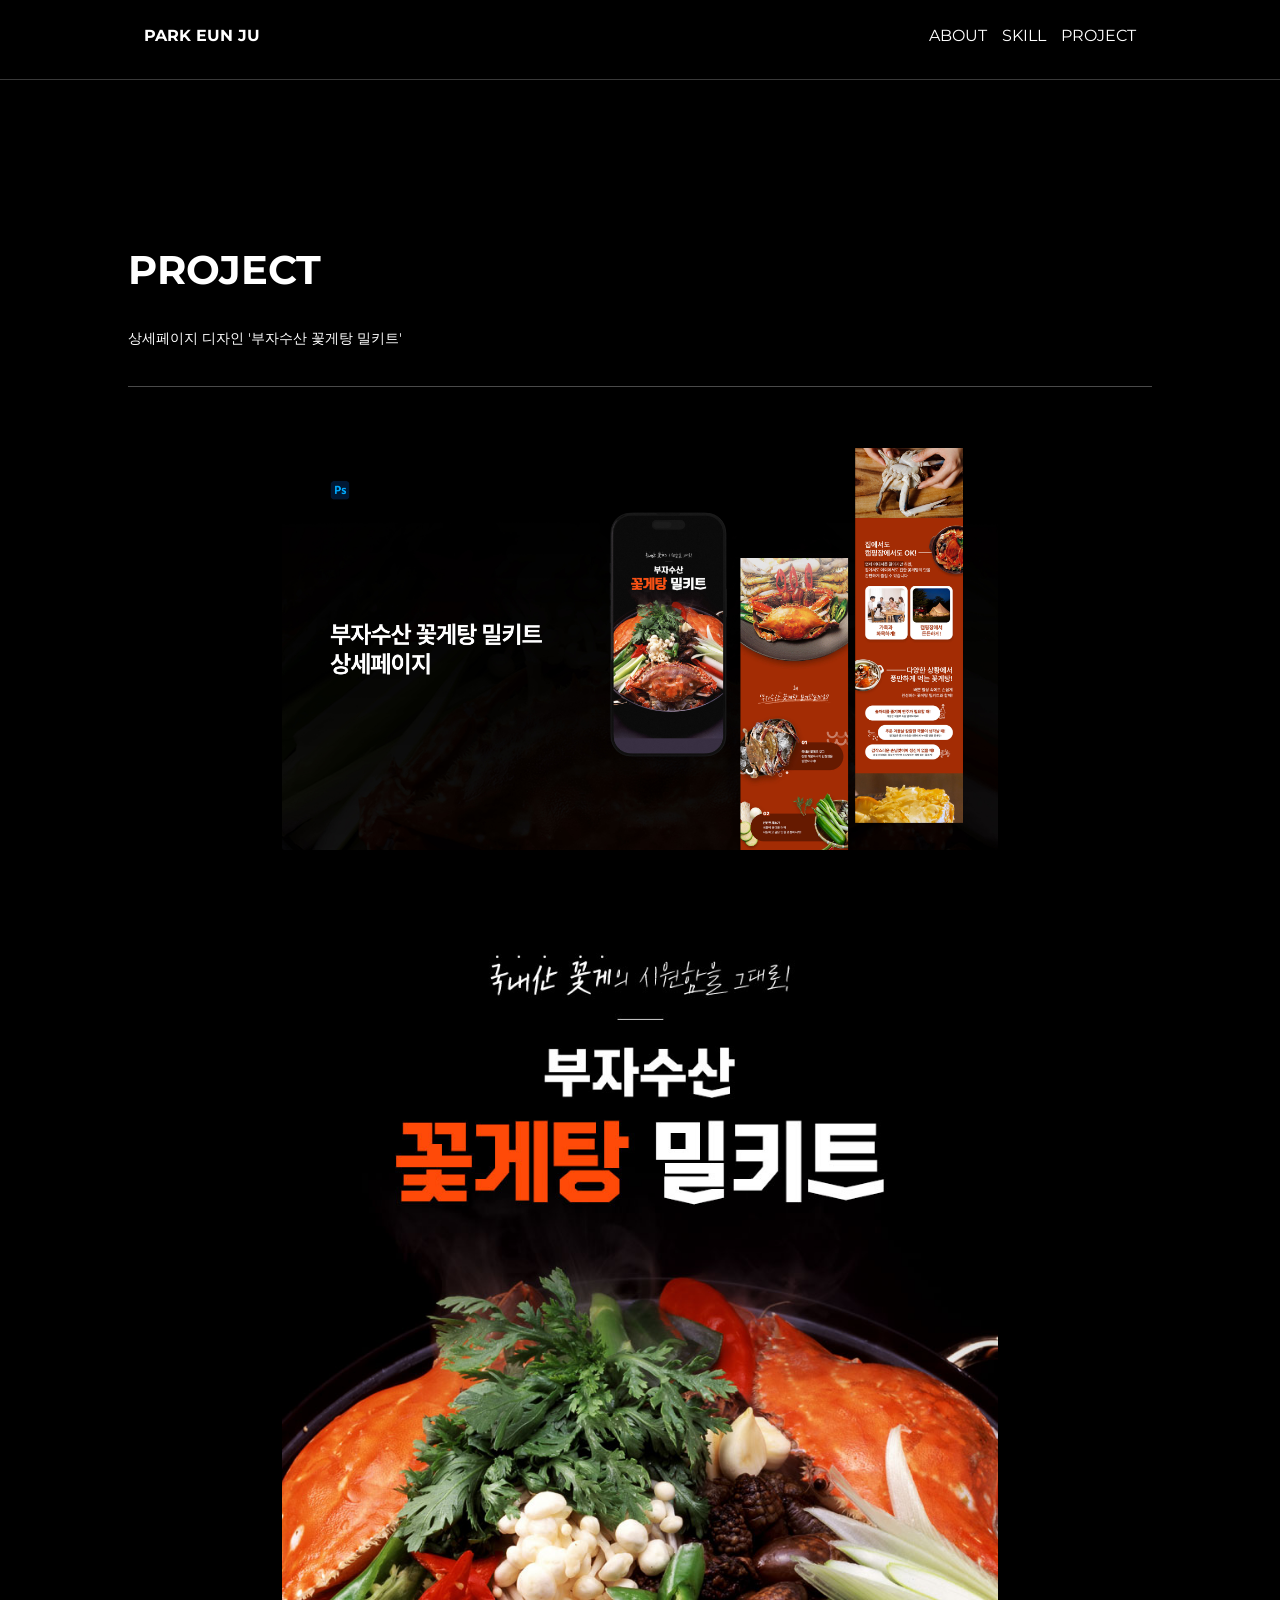
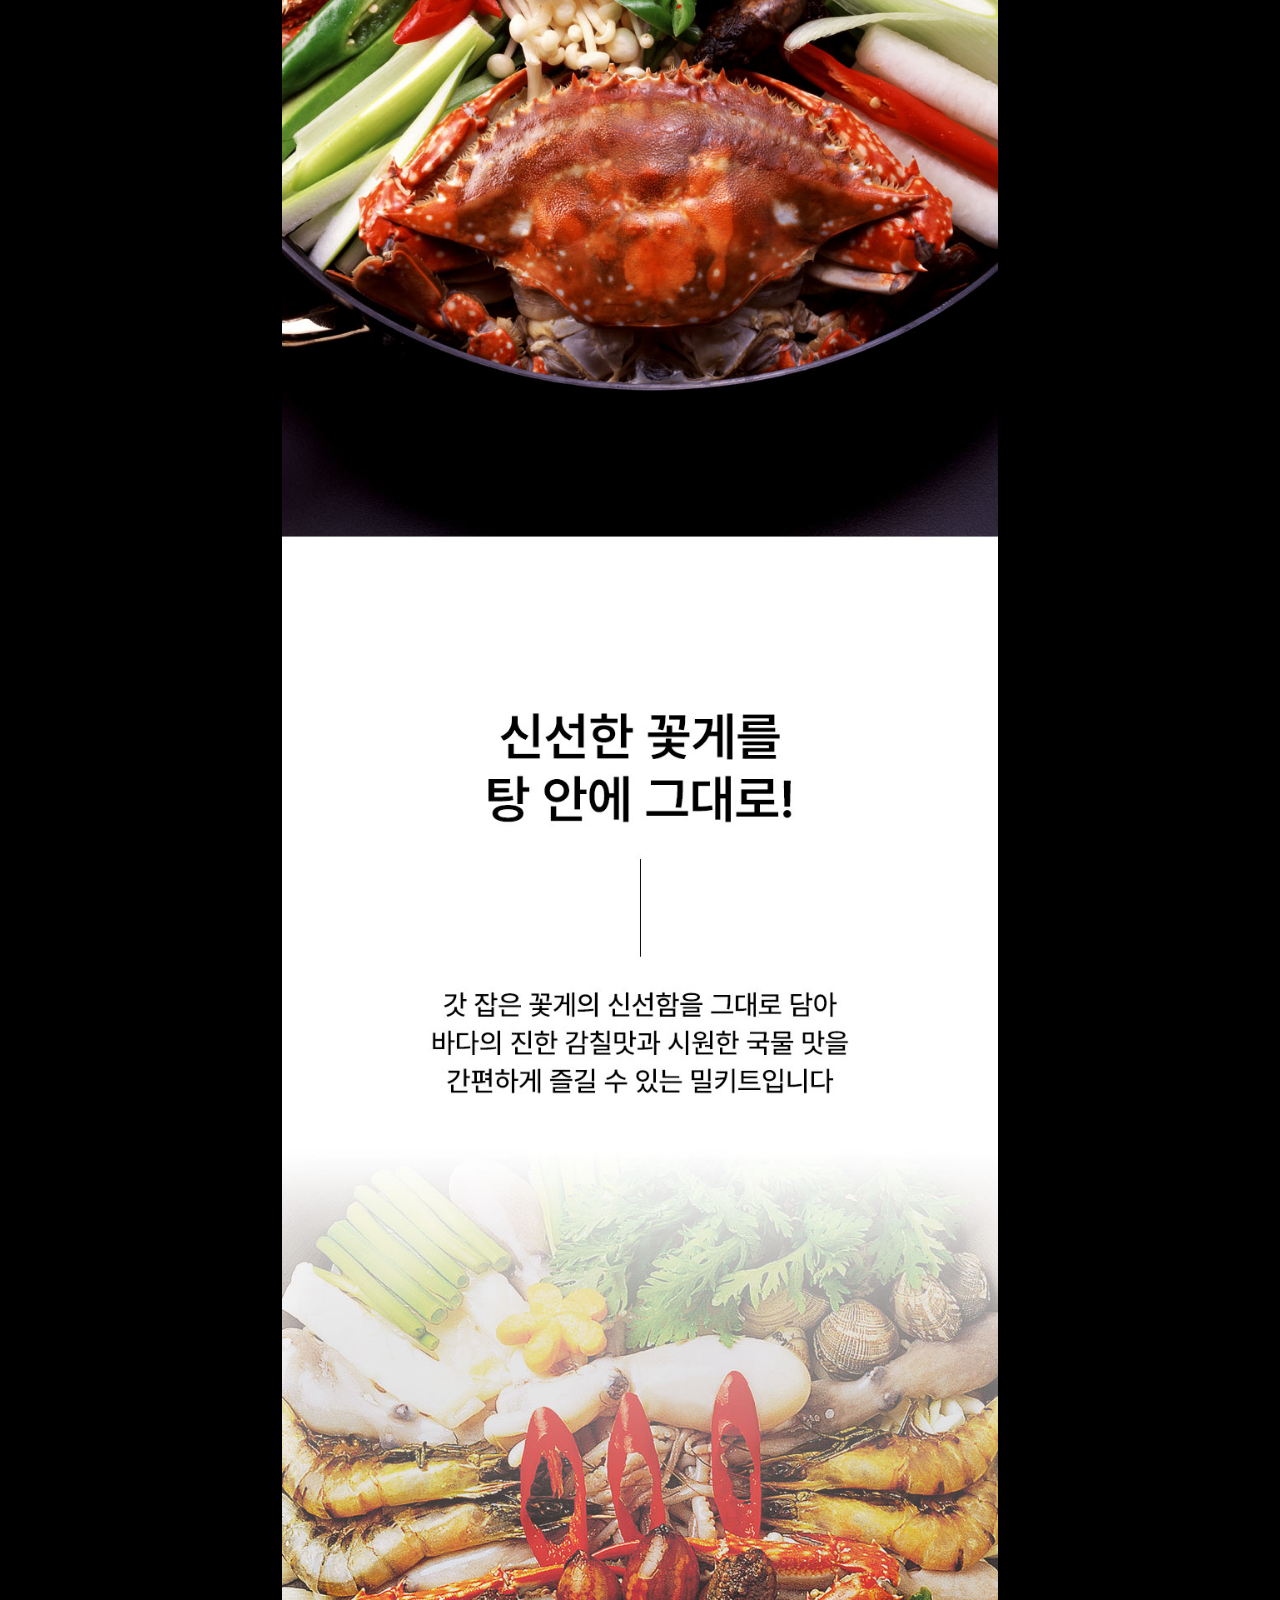
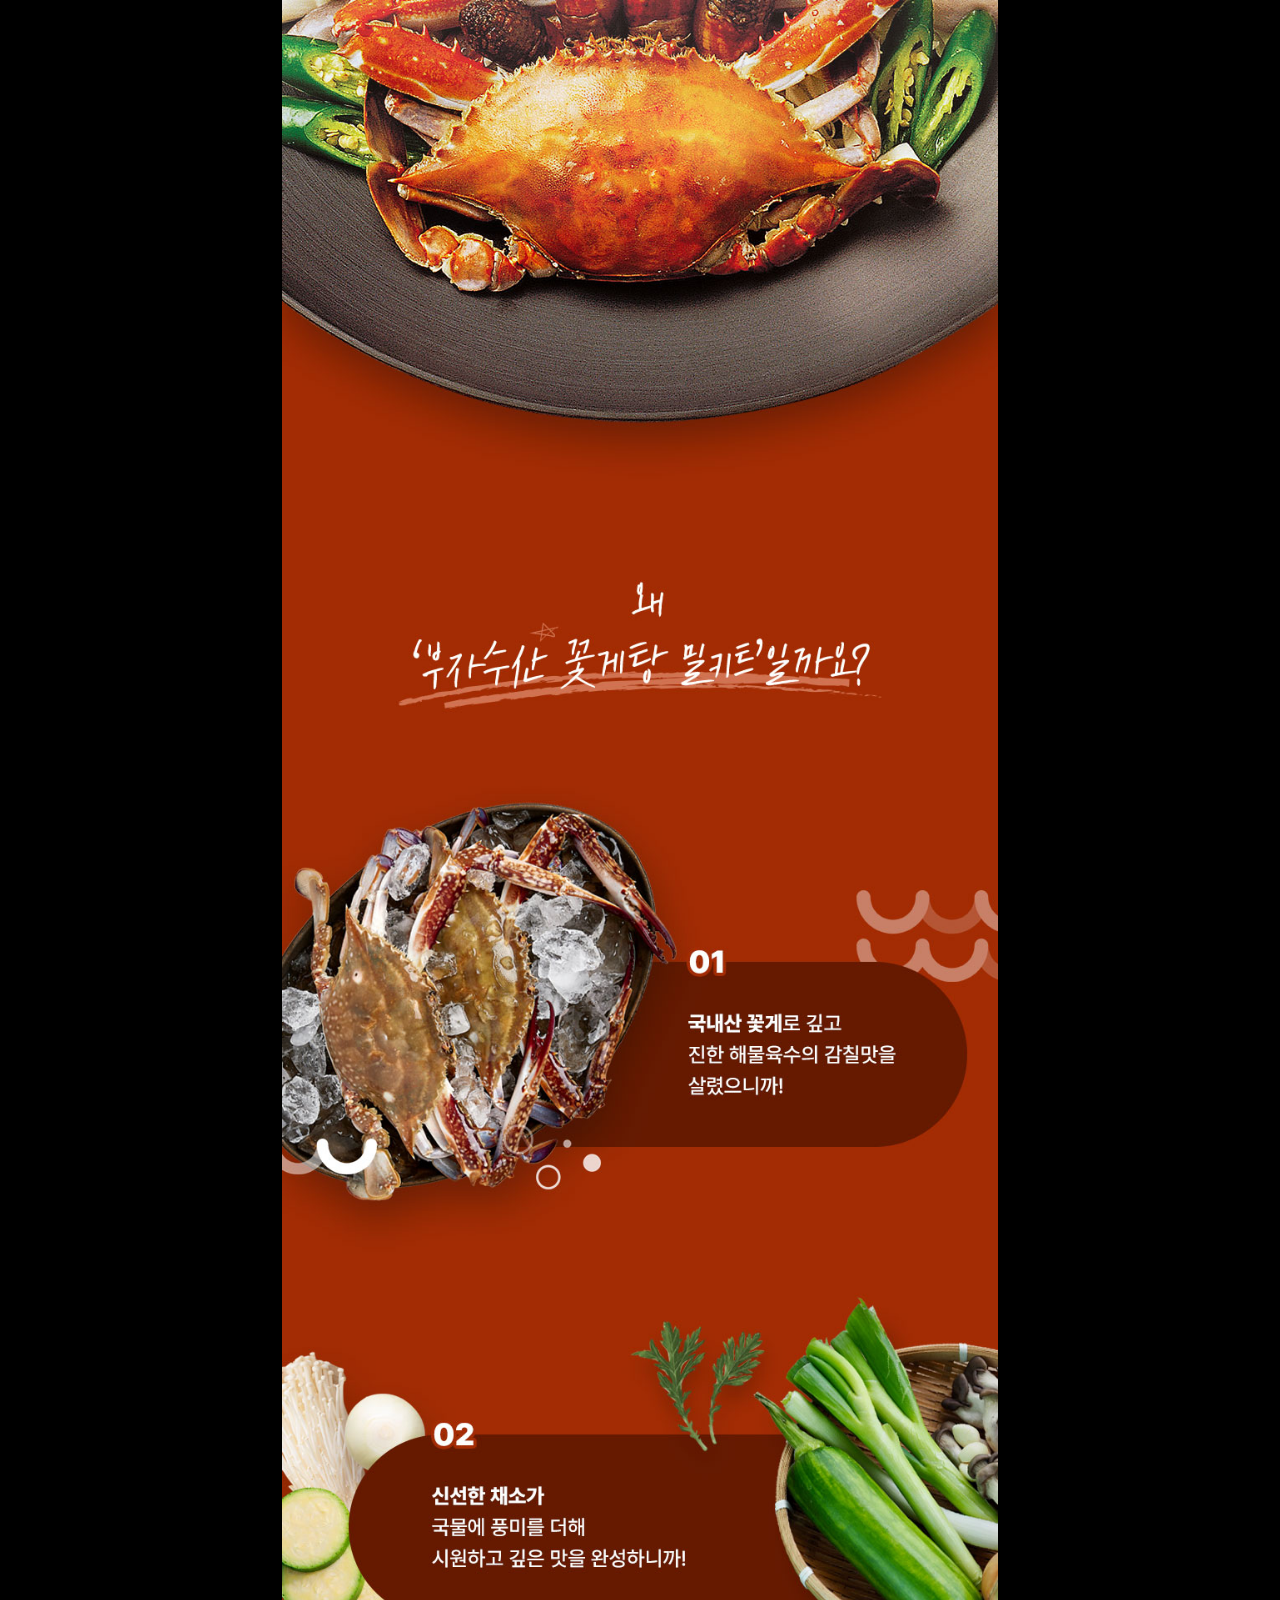
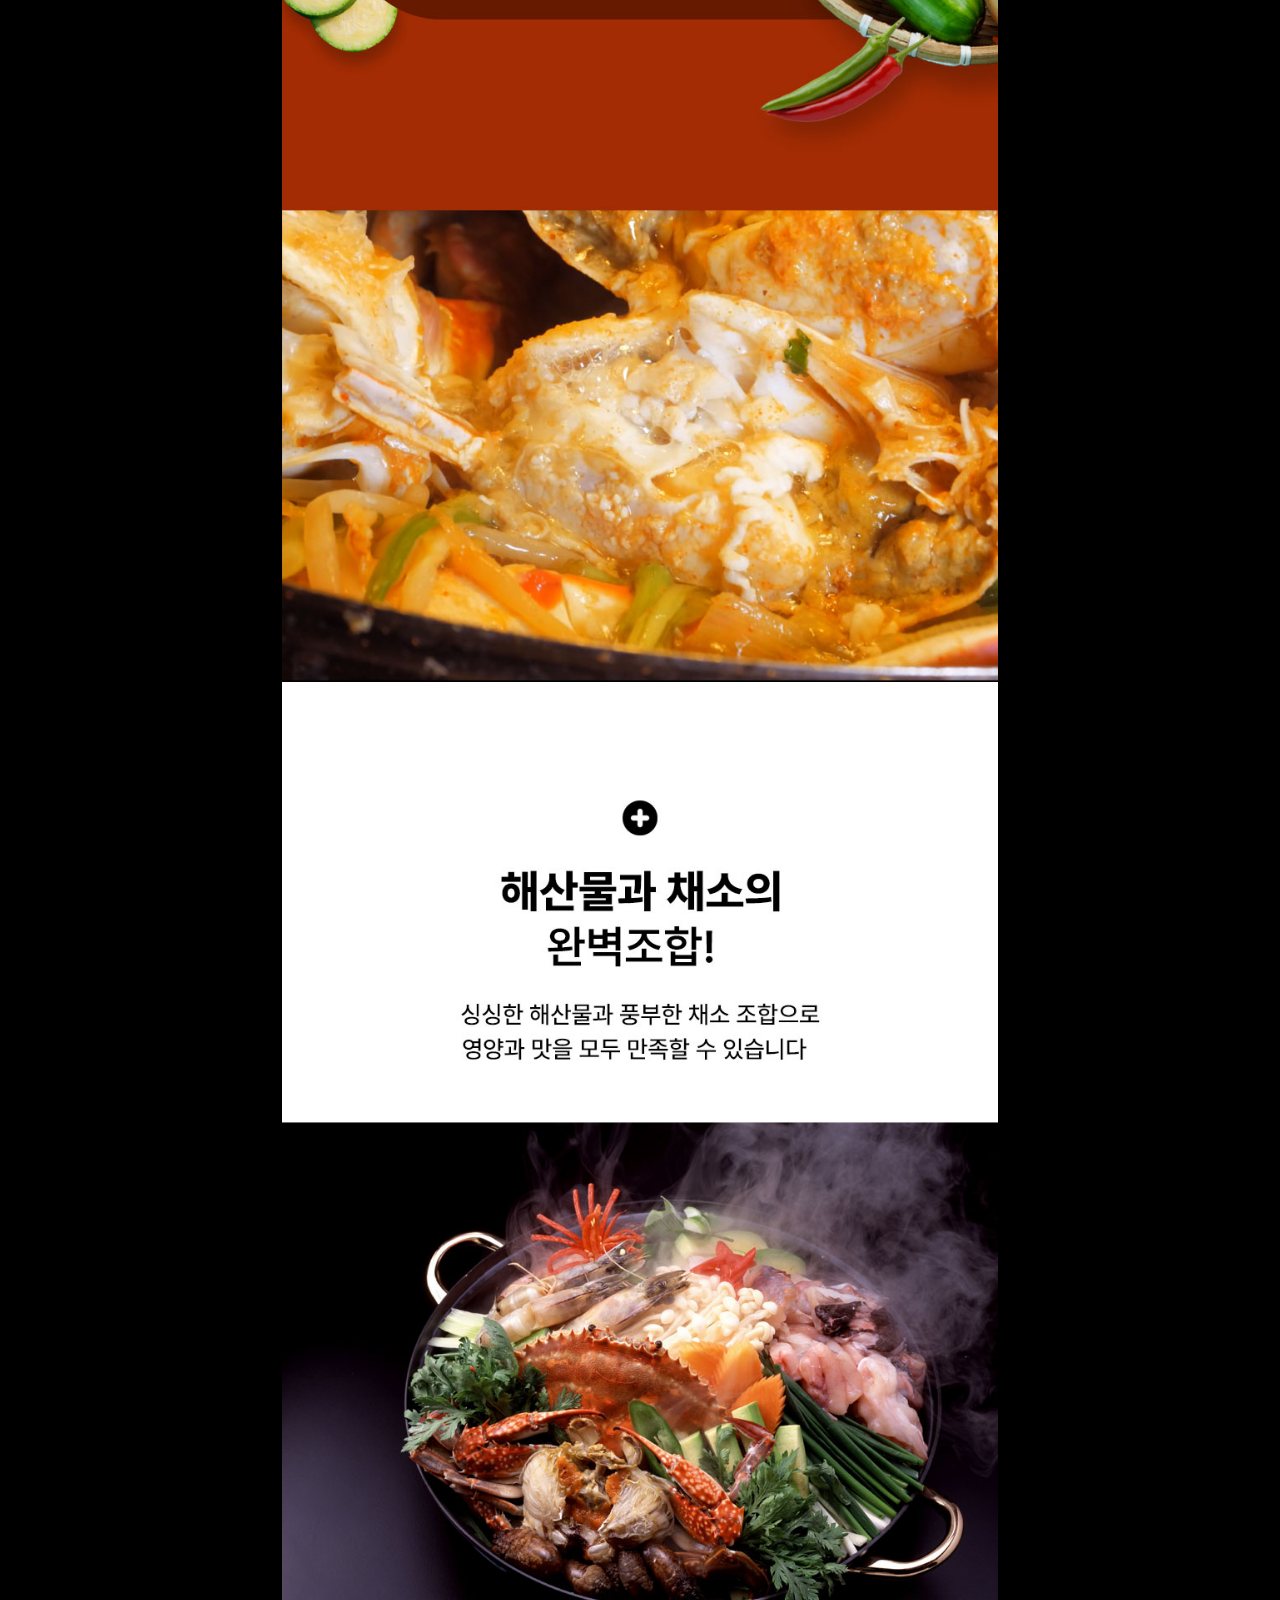
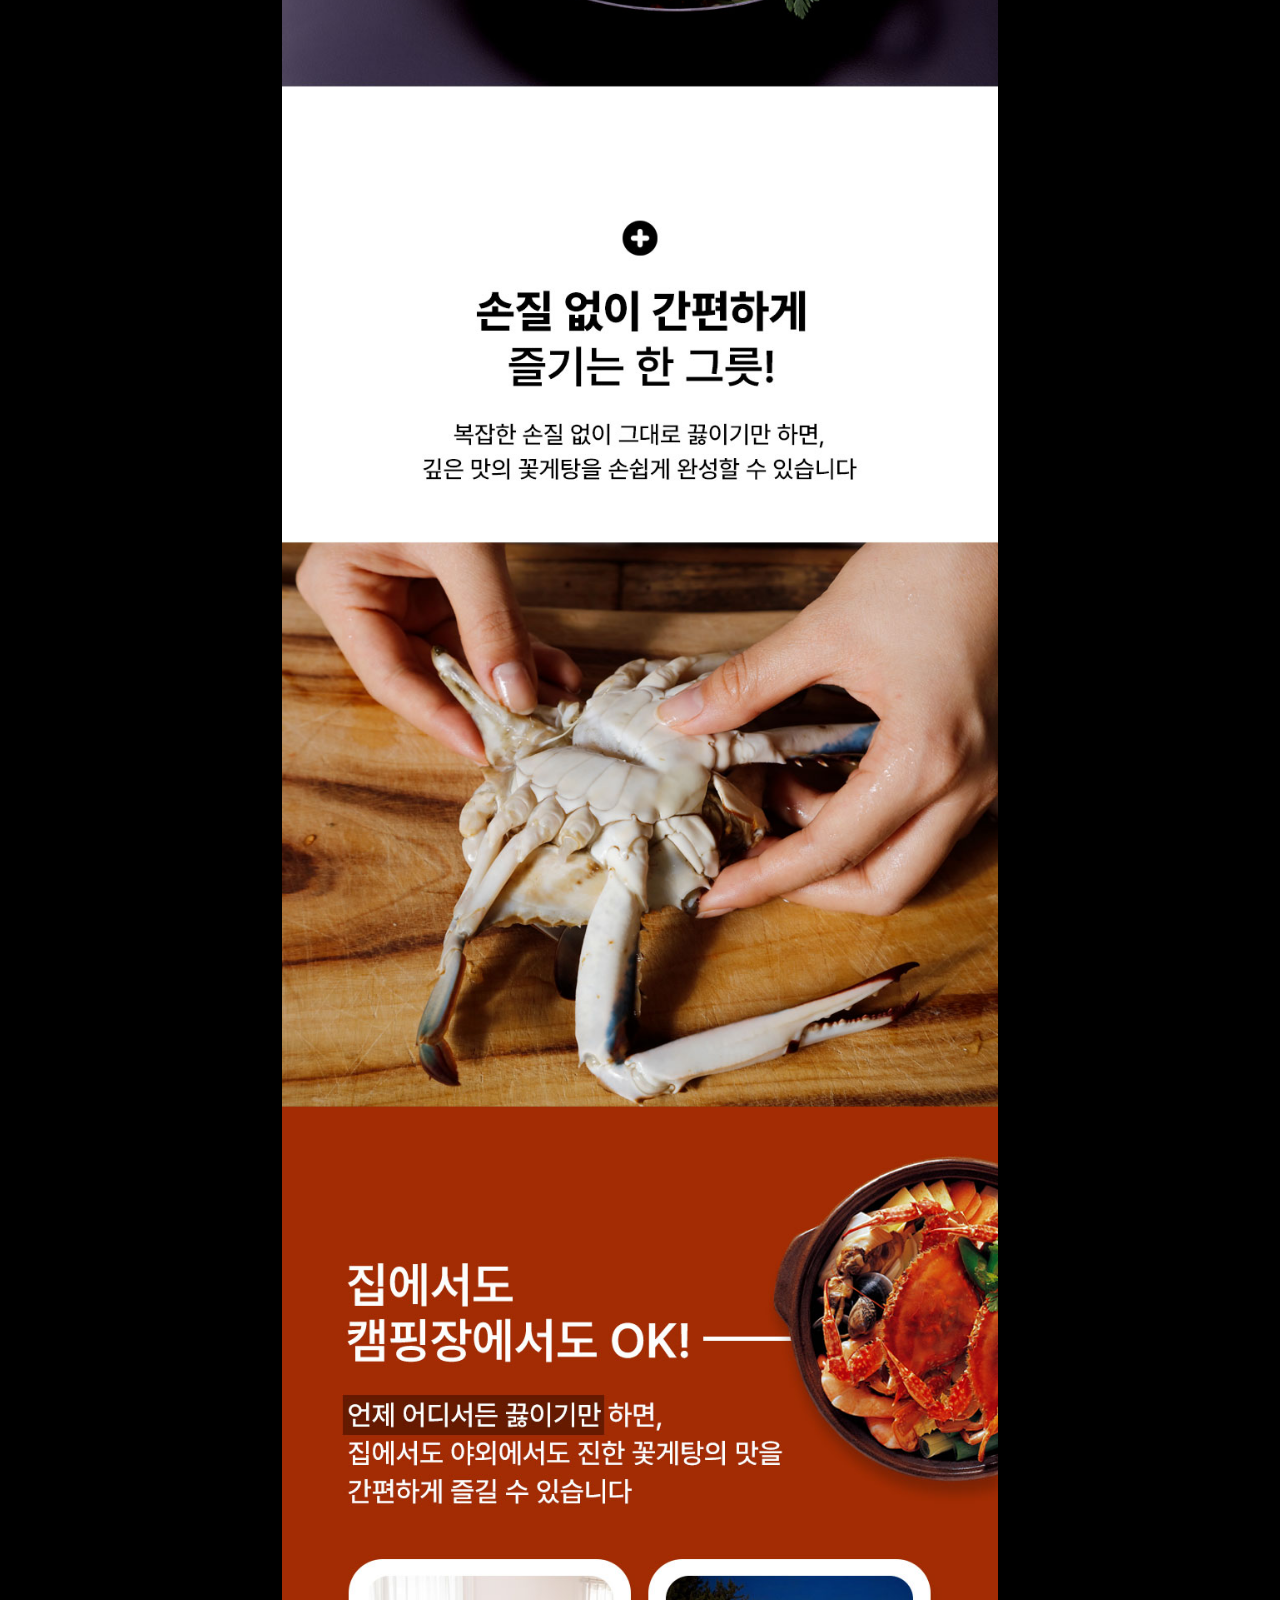
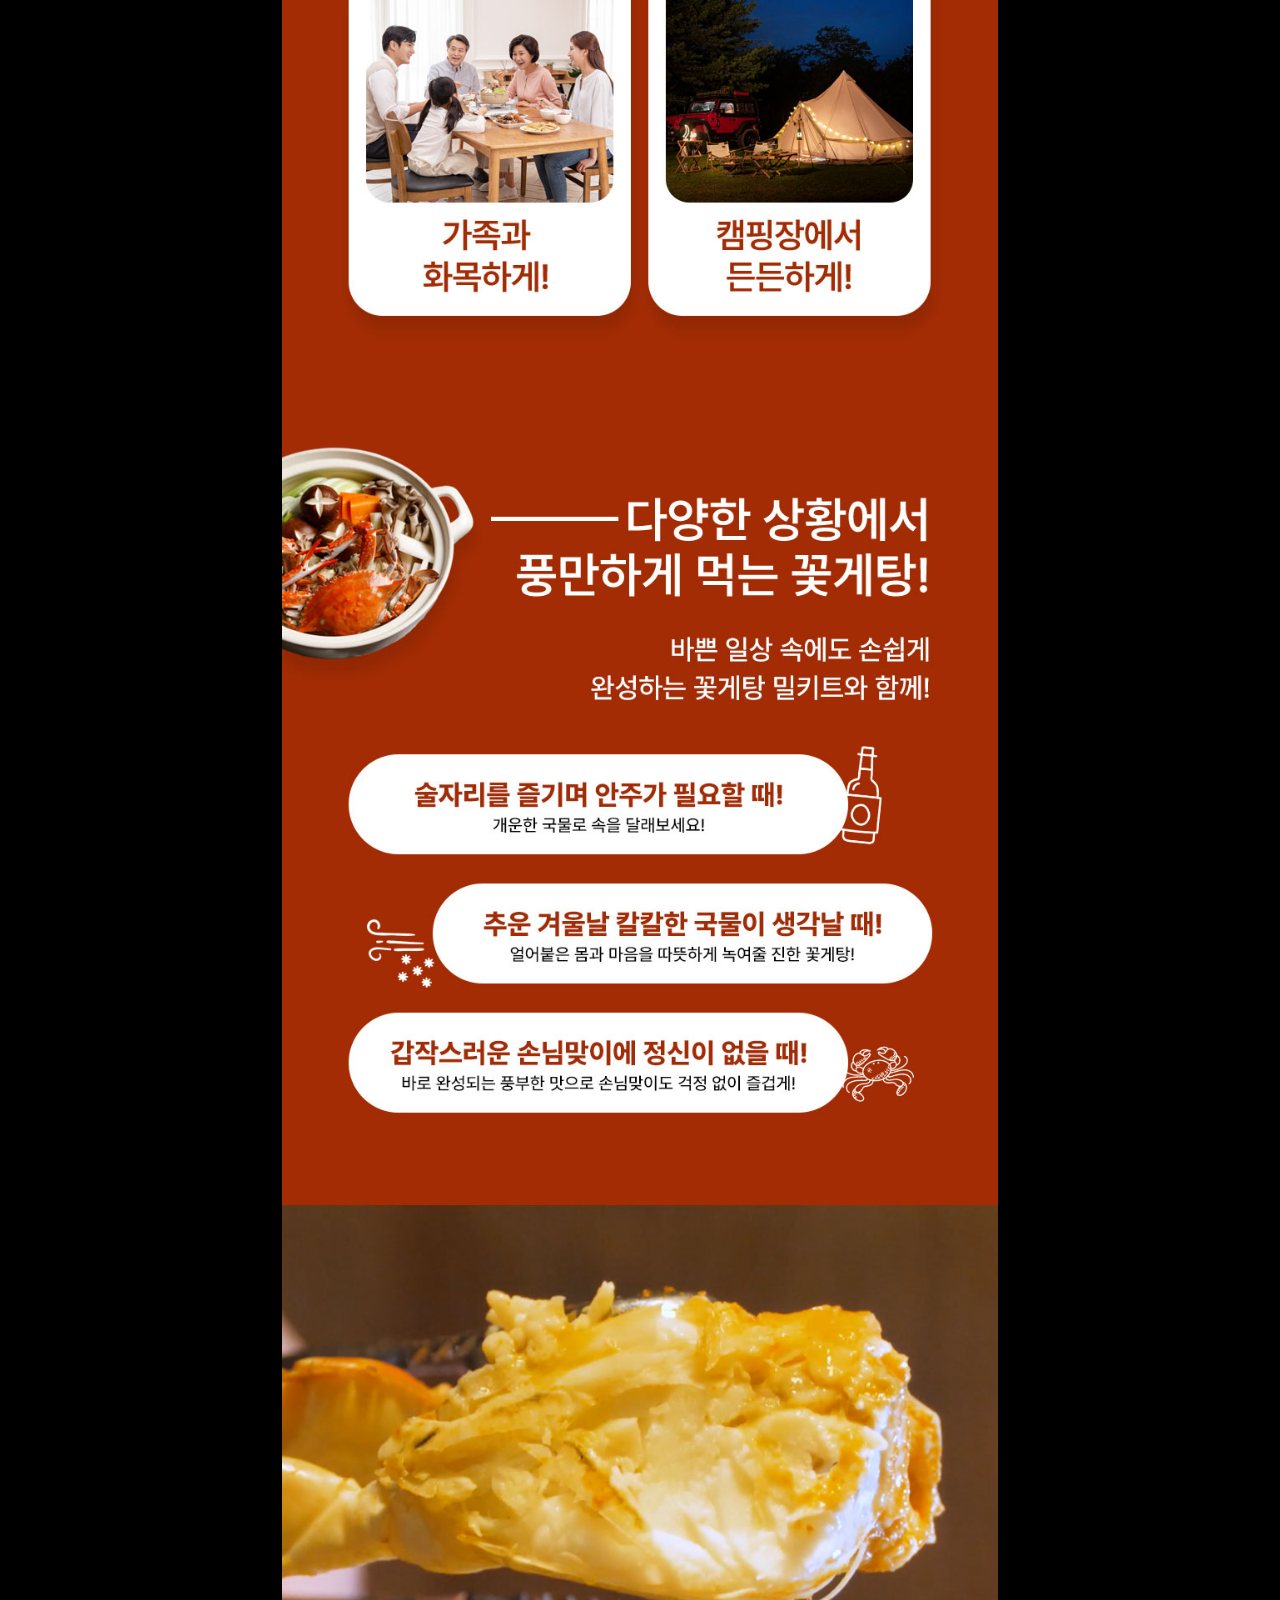
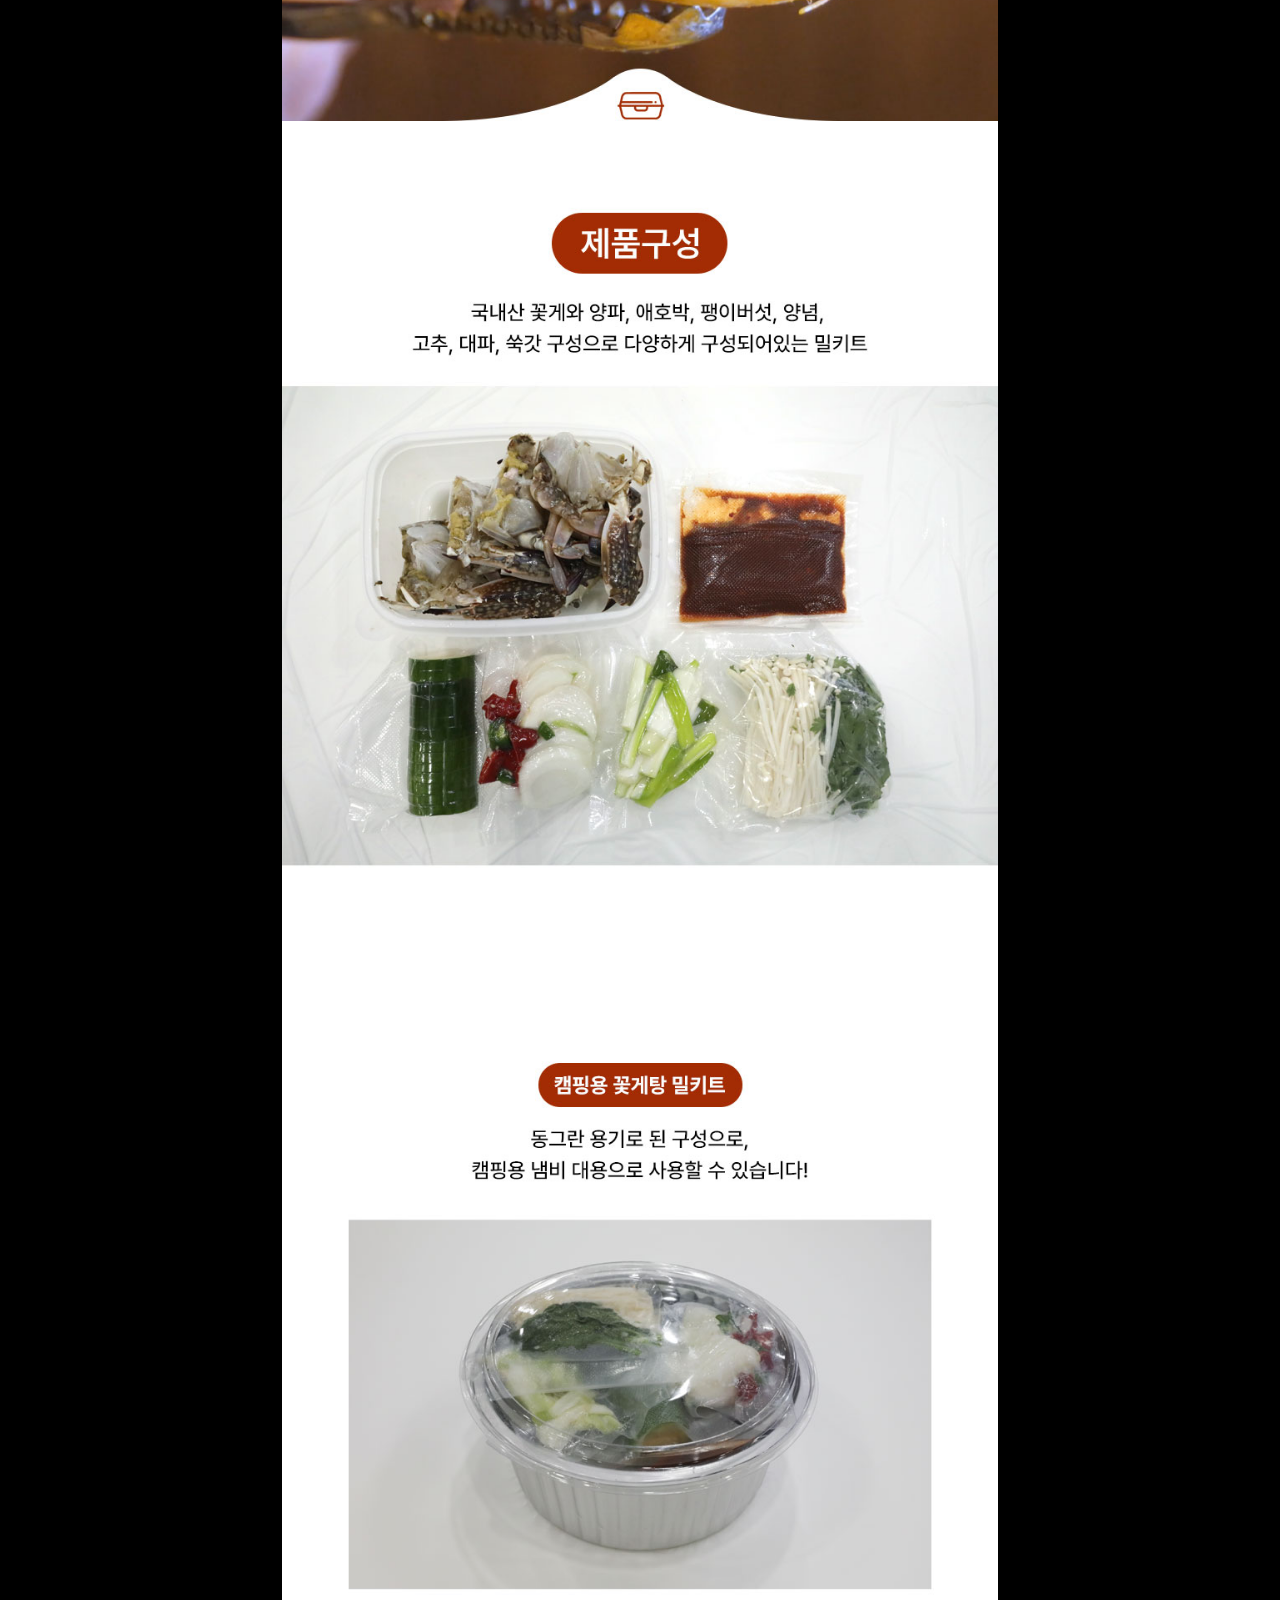
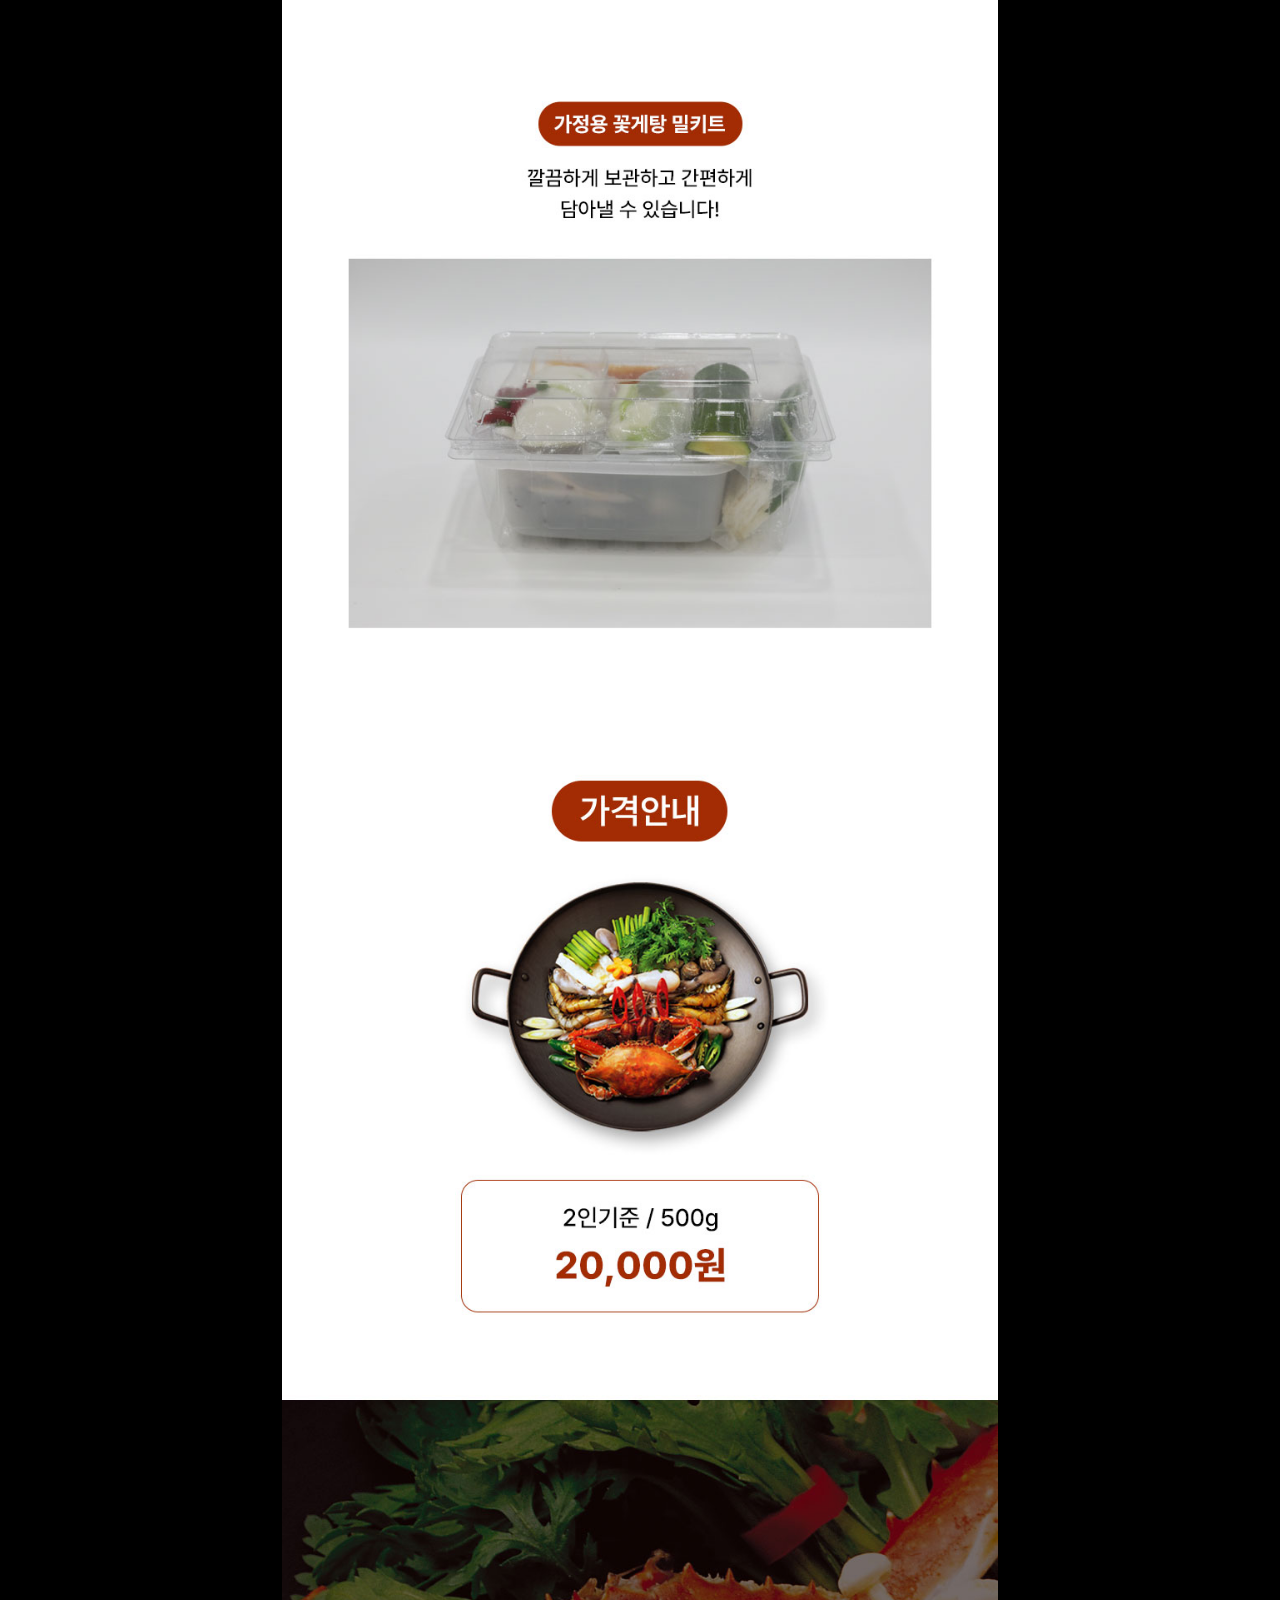
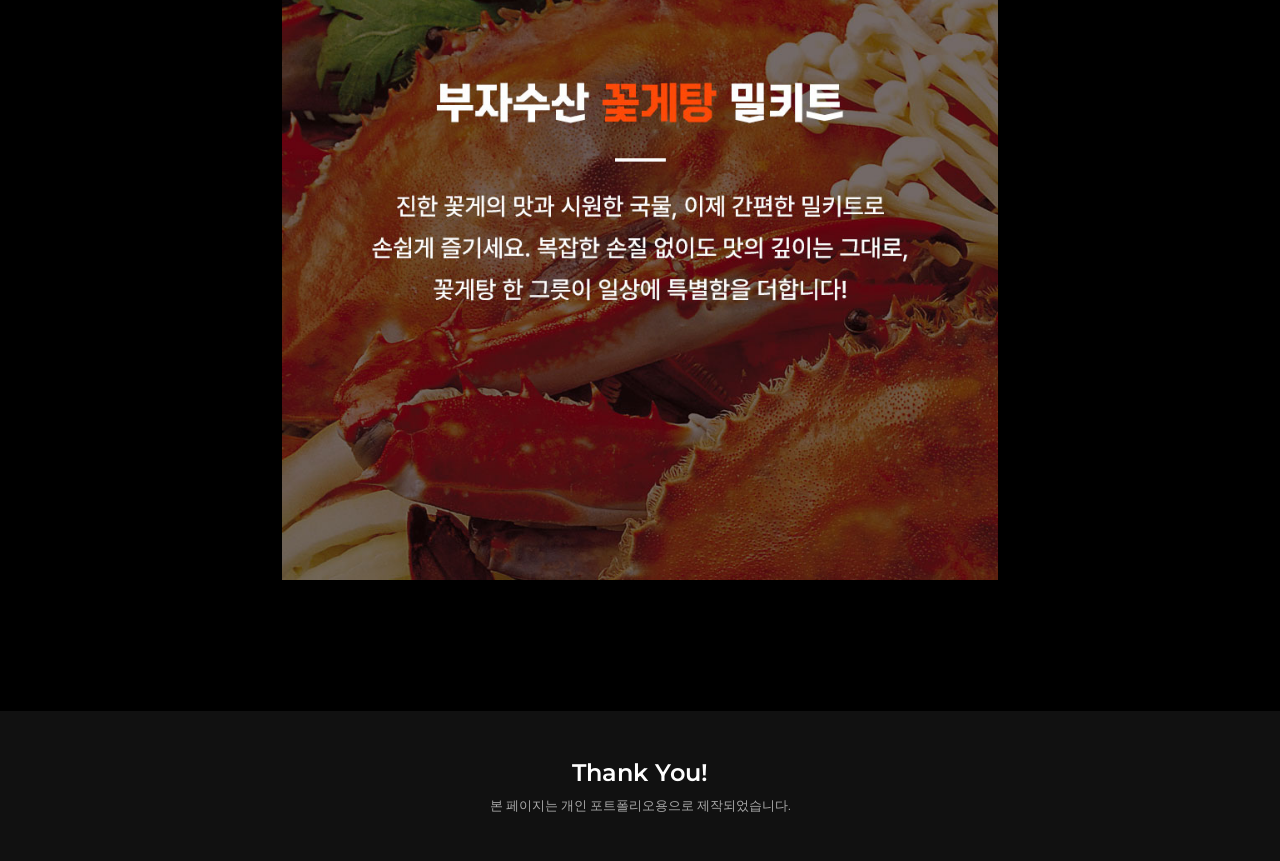
<file: sub4/index.html>
<!DOCTYPE html>
<html lang="ko">
<head>
    <meta charset="UTF-8">
    <meta name="viewport" content="width=device-width, initial-scale=1.0">
    <title>여름축제 BEST4-카드뉴스 디자인</title>

    <link rel="stylesheet" href="css/reset.css">
    <link rel="stylesheet" href="scss/style.scss">
    <link rel="stylesheet" href="css/style.css">


    <!--웹폰트연결-->
    <link rel="preconnect" href="https://fonts.googleapis.com">
    <link rel="preconnect" href="https://fonts.gstatic.com" crossorigin>
    <link href="https://fonts.googleapis.com/css2?family=Montserrat:ital,wght@0,100..900;1,100..900&display=swap" rel="stylesheet">
    
</head>
<body>
    <header>
            <div class="hinner">
                <h2><a href="../index.html">PARK EUN JU</a></h2>
                
                <nav>
                    <ul>
                        <li><a href="../index.html#about">ABOUT</a></li>
                        <li><a href="../index.html#skill">SKILL</a></li>
                        <li><a href="../index.html#project">PROJECT</a></li>
                    </ul>
                </nav>
            </div><!--//hinner-->
    </header>


     <div class="wrap">
        <div class="inner">
            <div class="detail">
                <h1>PROJECT</h1>
                <h3>상세페이지 디자인 '부자수산 꽃게탕 밀키트'</h3>

                <ul class="img">
                    <li><img src="img/detail_booza.jpg" alt="부자수산 상세페이지 썸네일"></li>
                    <li><img src="img/booza_detailpage.jpg" alt="부자수산 상세페이지"></li>
                </ul>
            </div>
        </div>
    </div>

     <footer>
            <div class="ftxt">
                <span>Thank You!</span>
                <p>본 페이지는 개인 포트폴리오용으로 제작되었습니다.</p>
            </div>
        </footer>
</body>
</html>
</file>
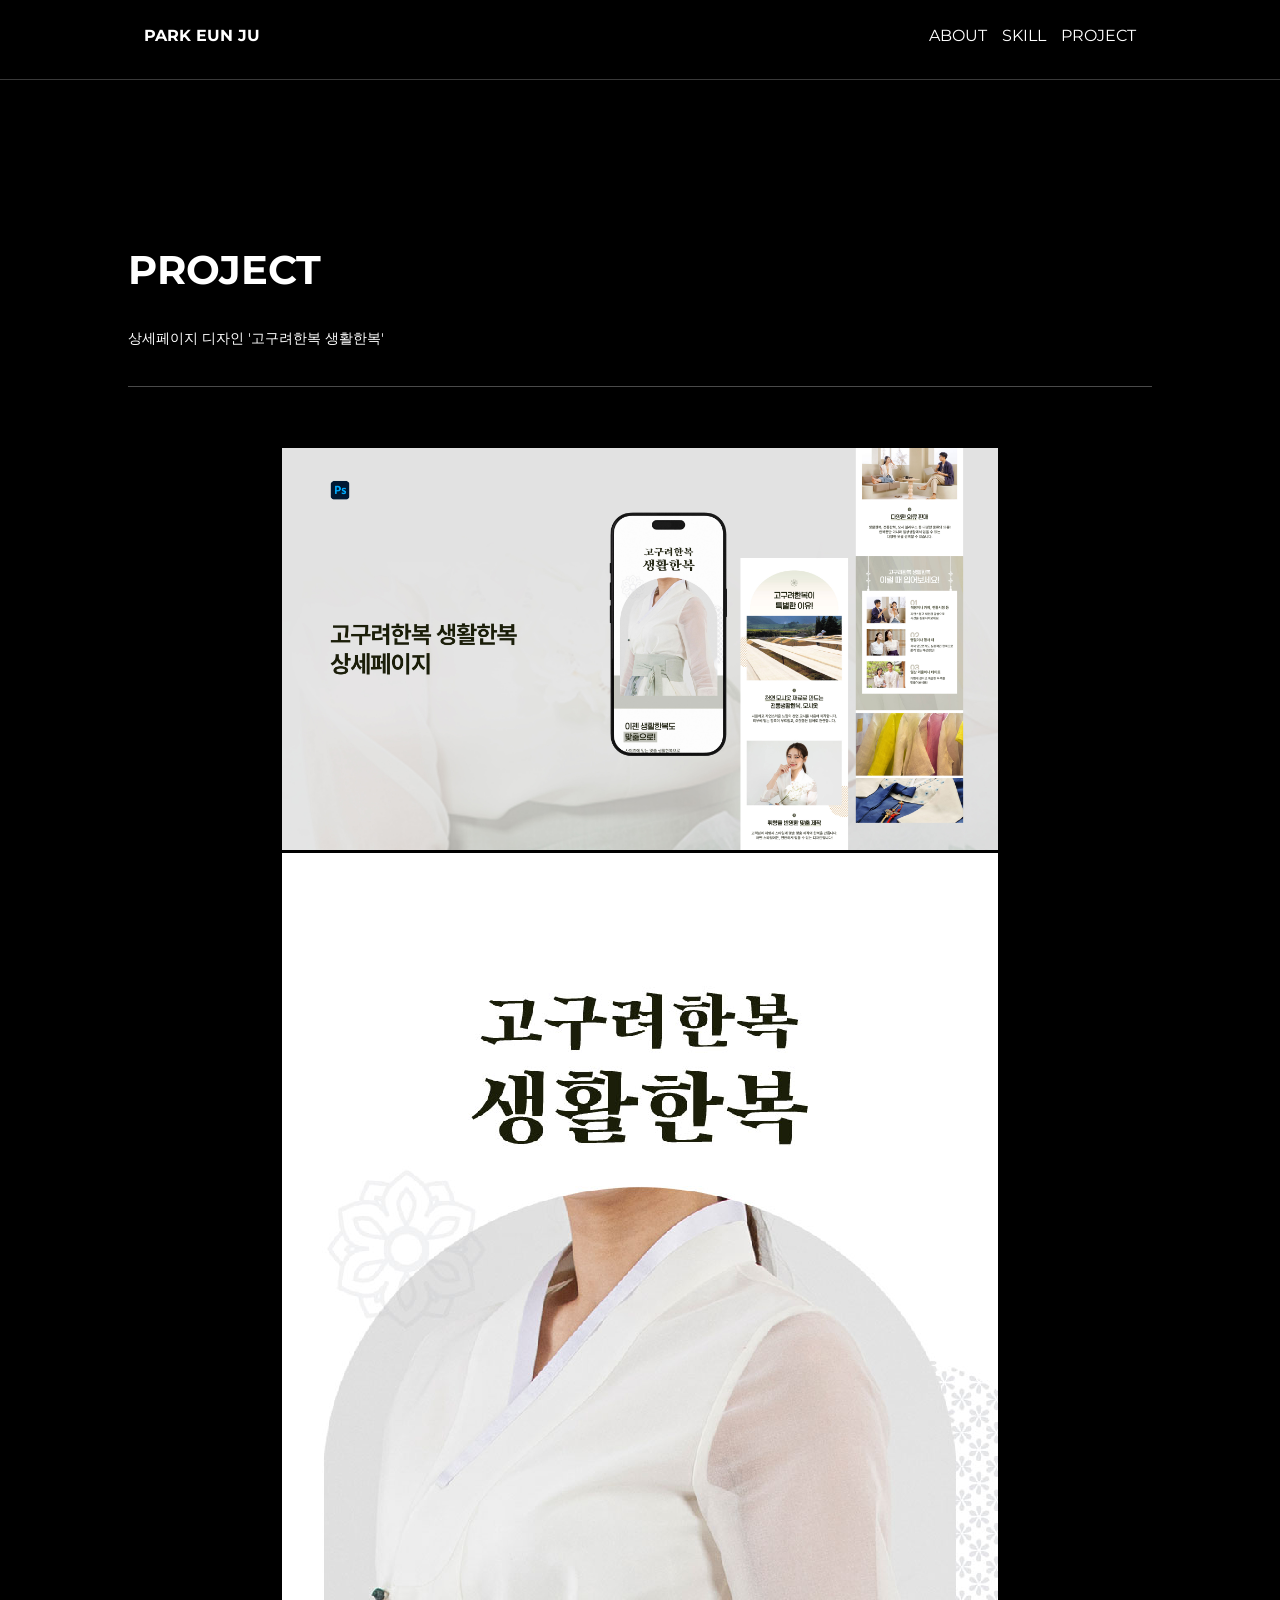
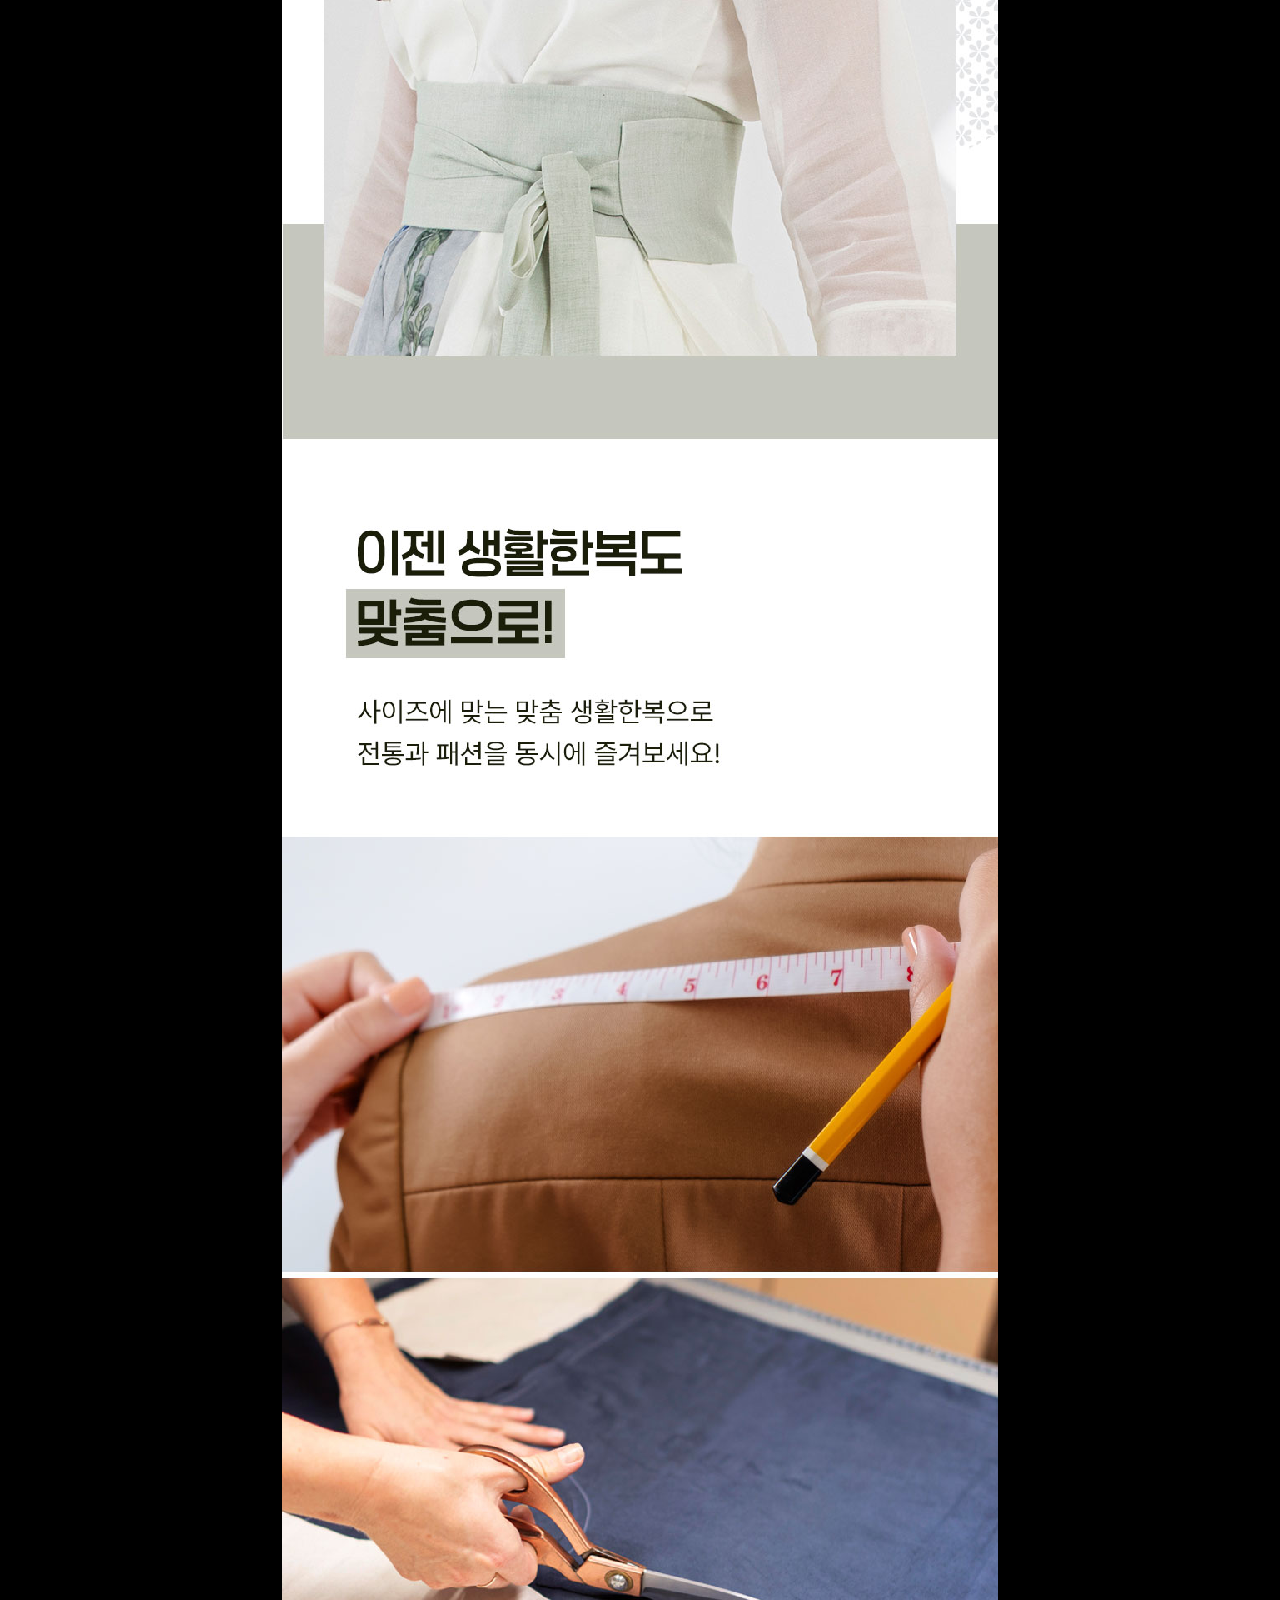
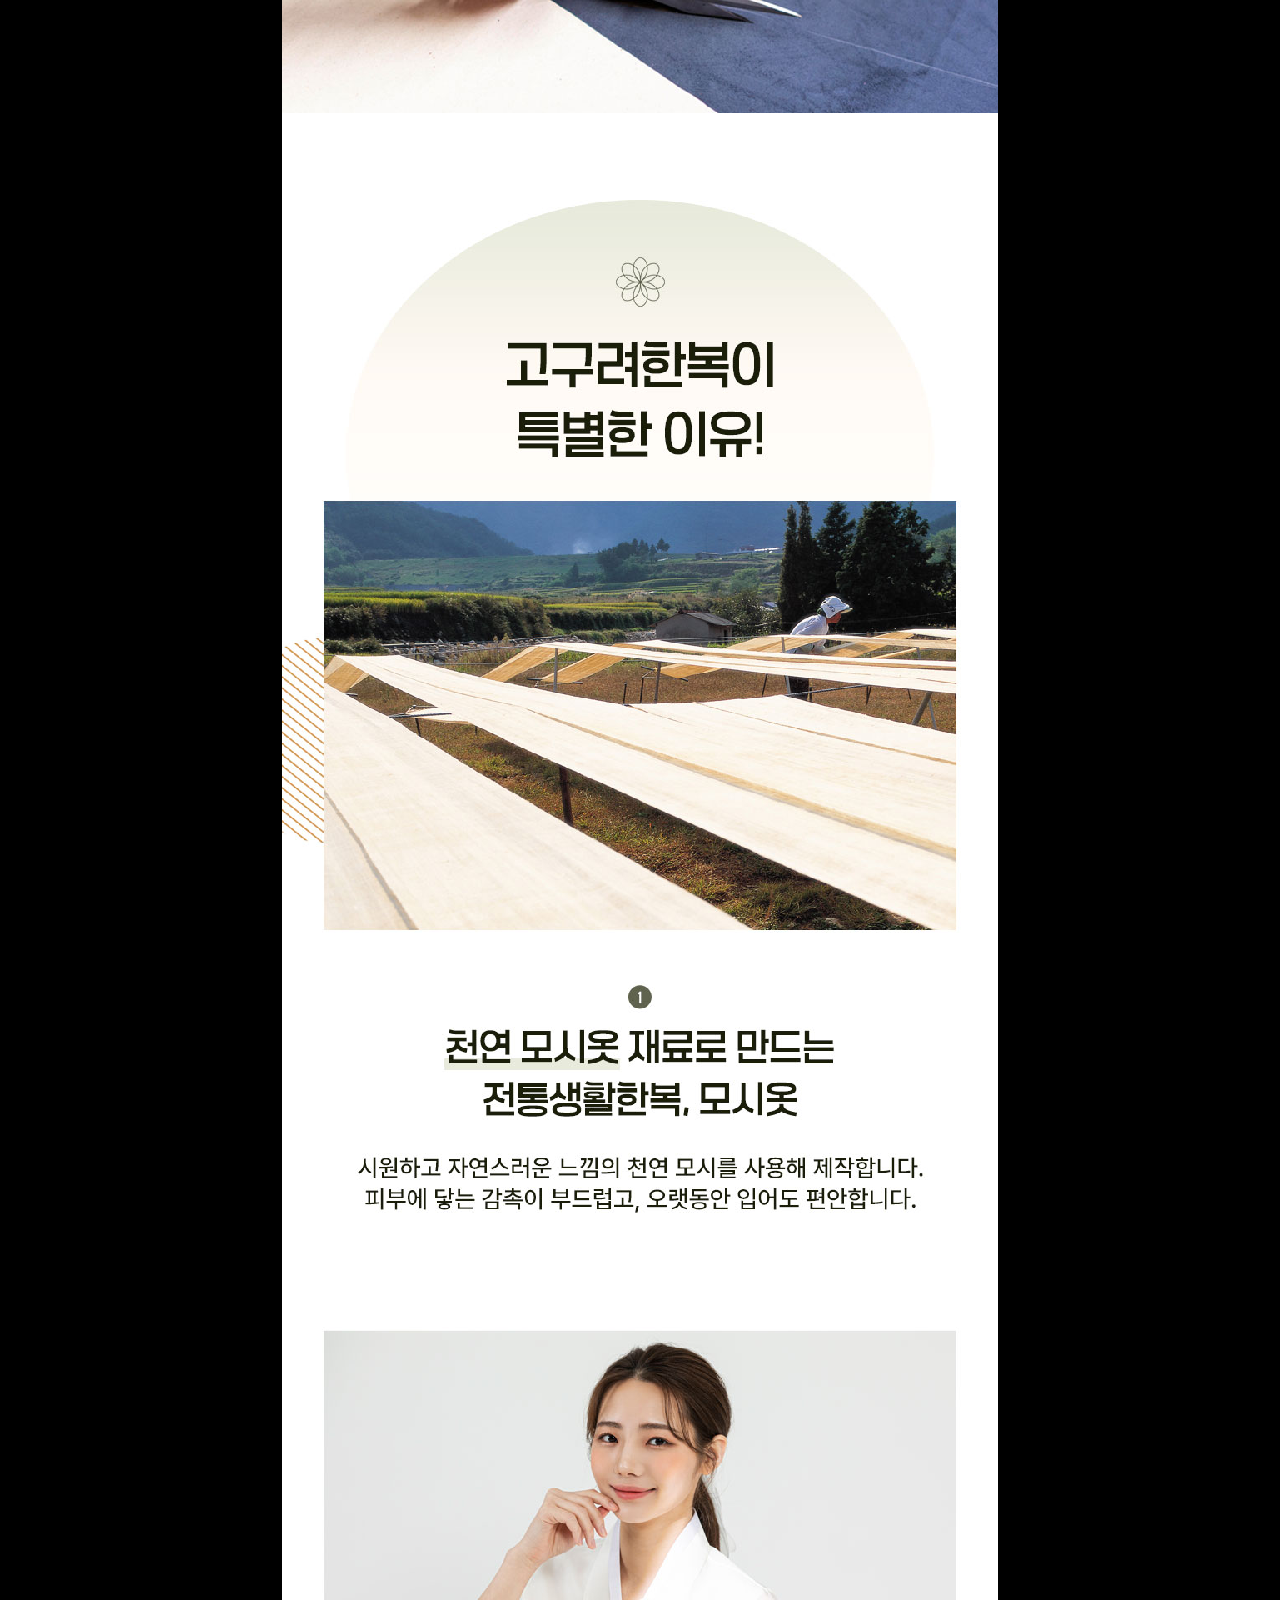
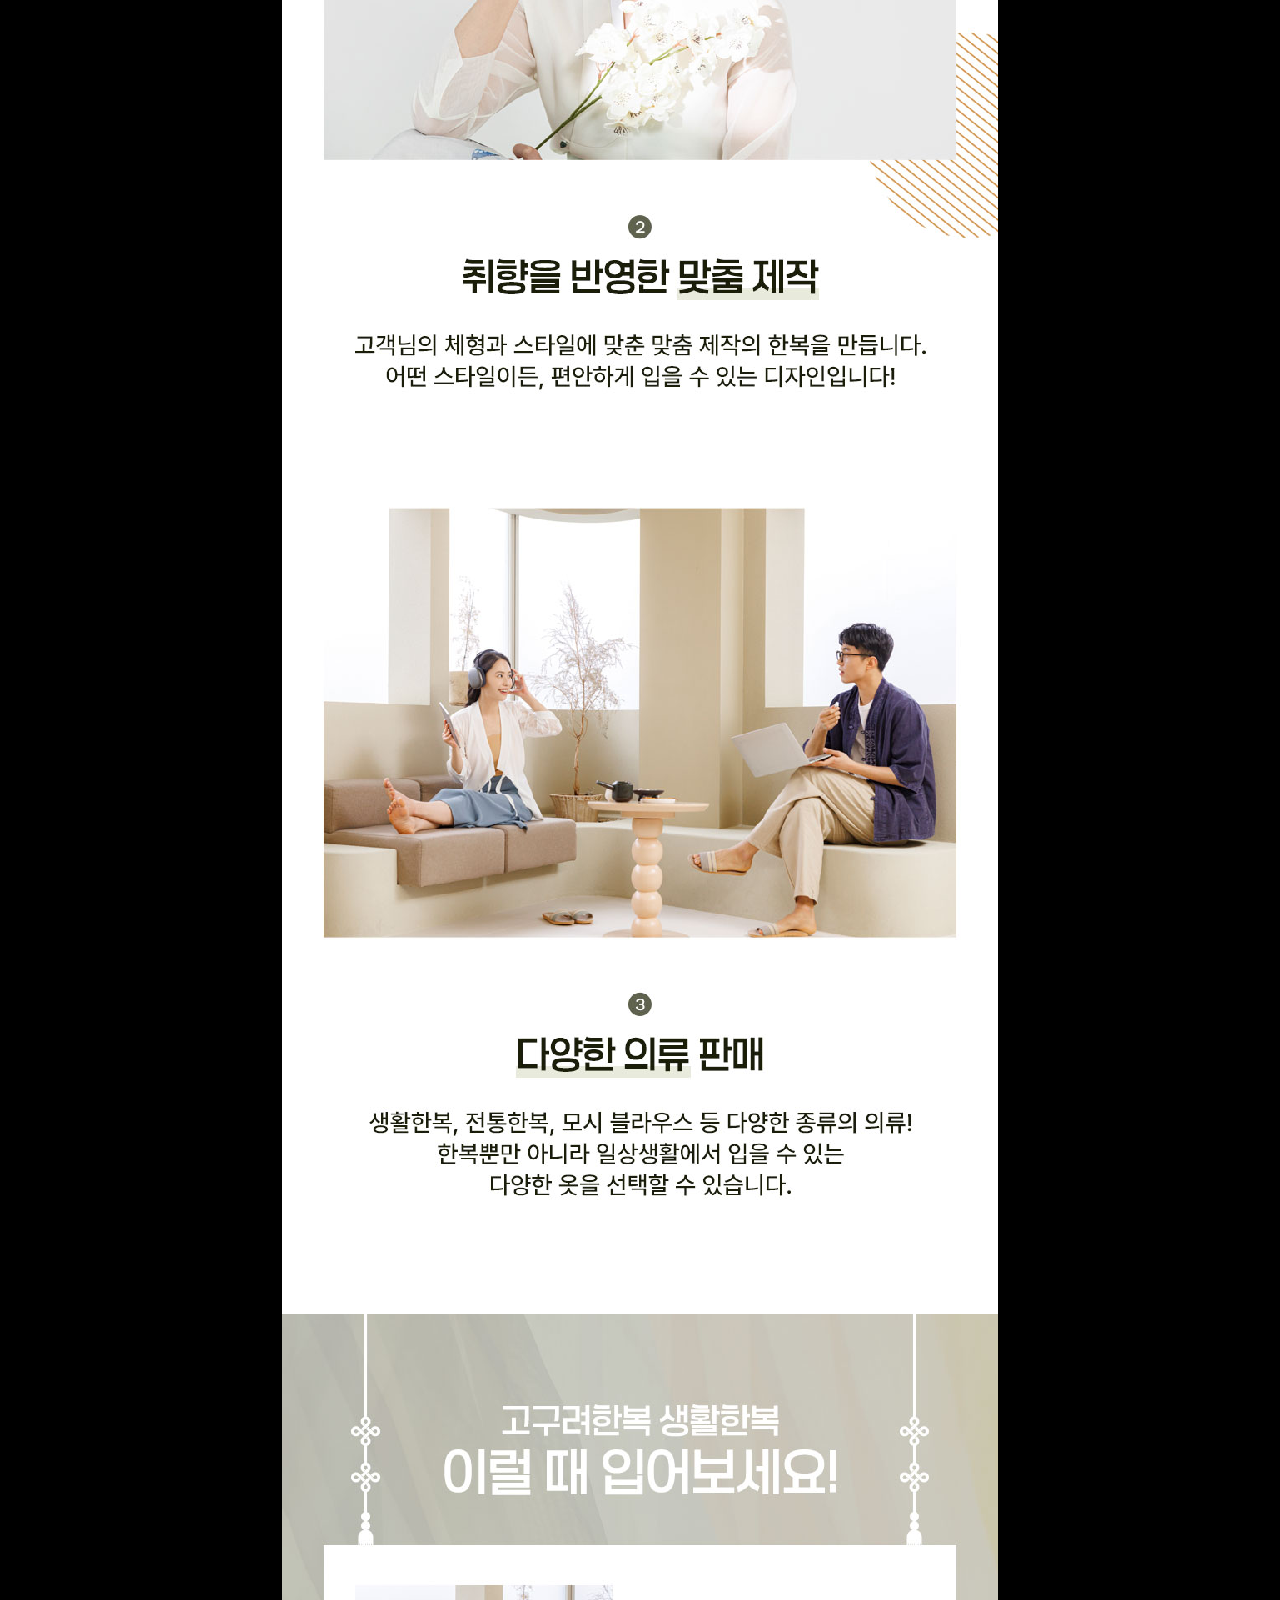
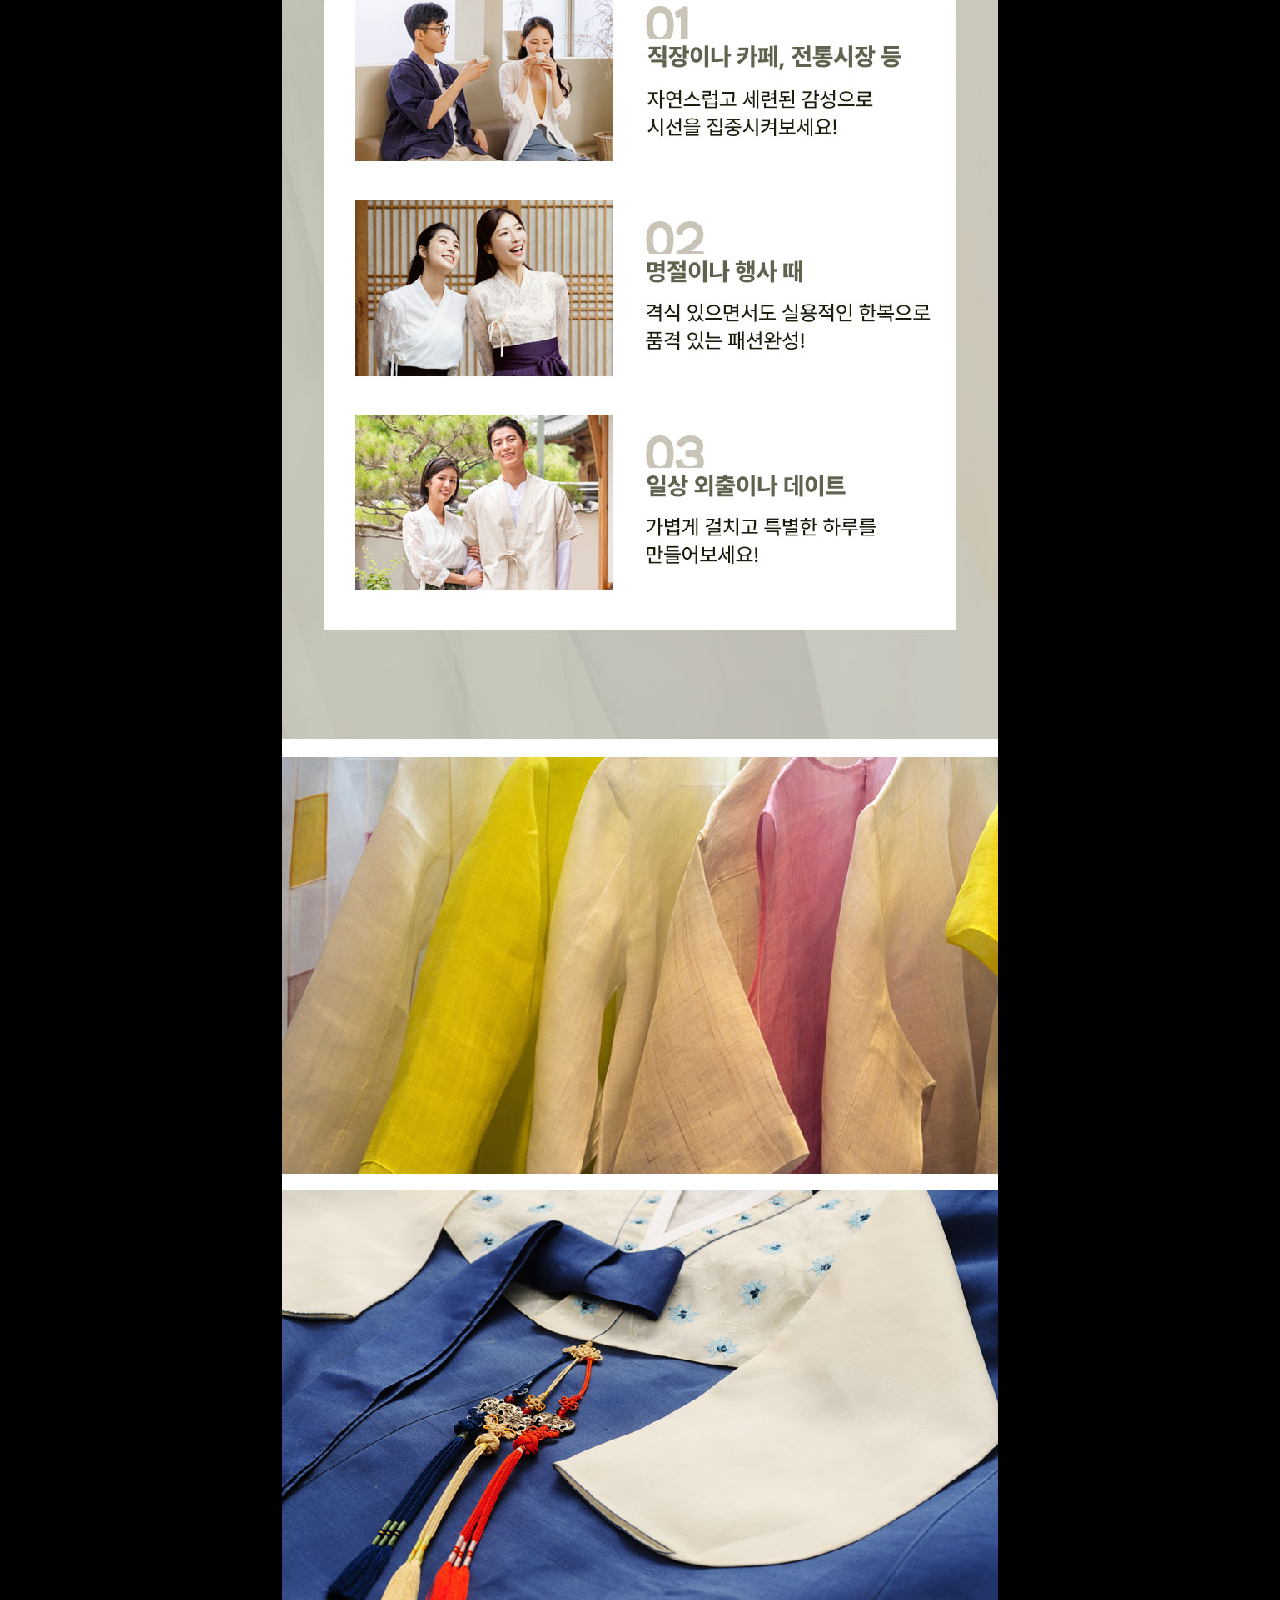
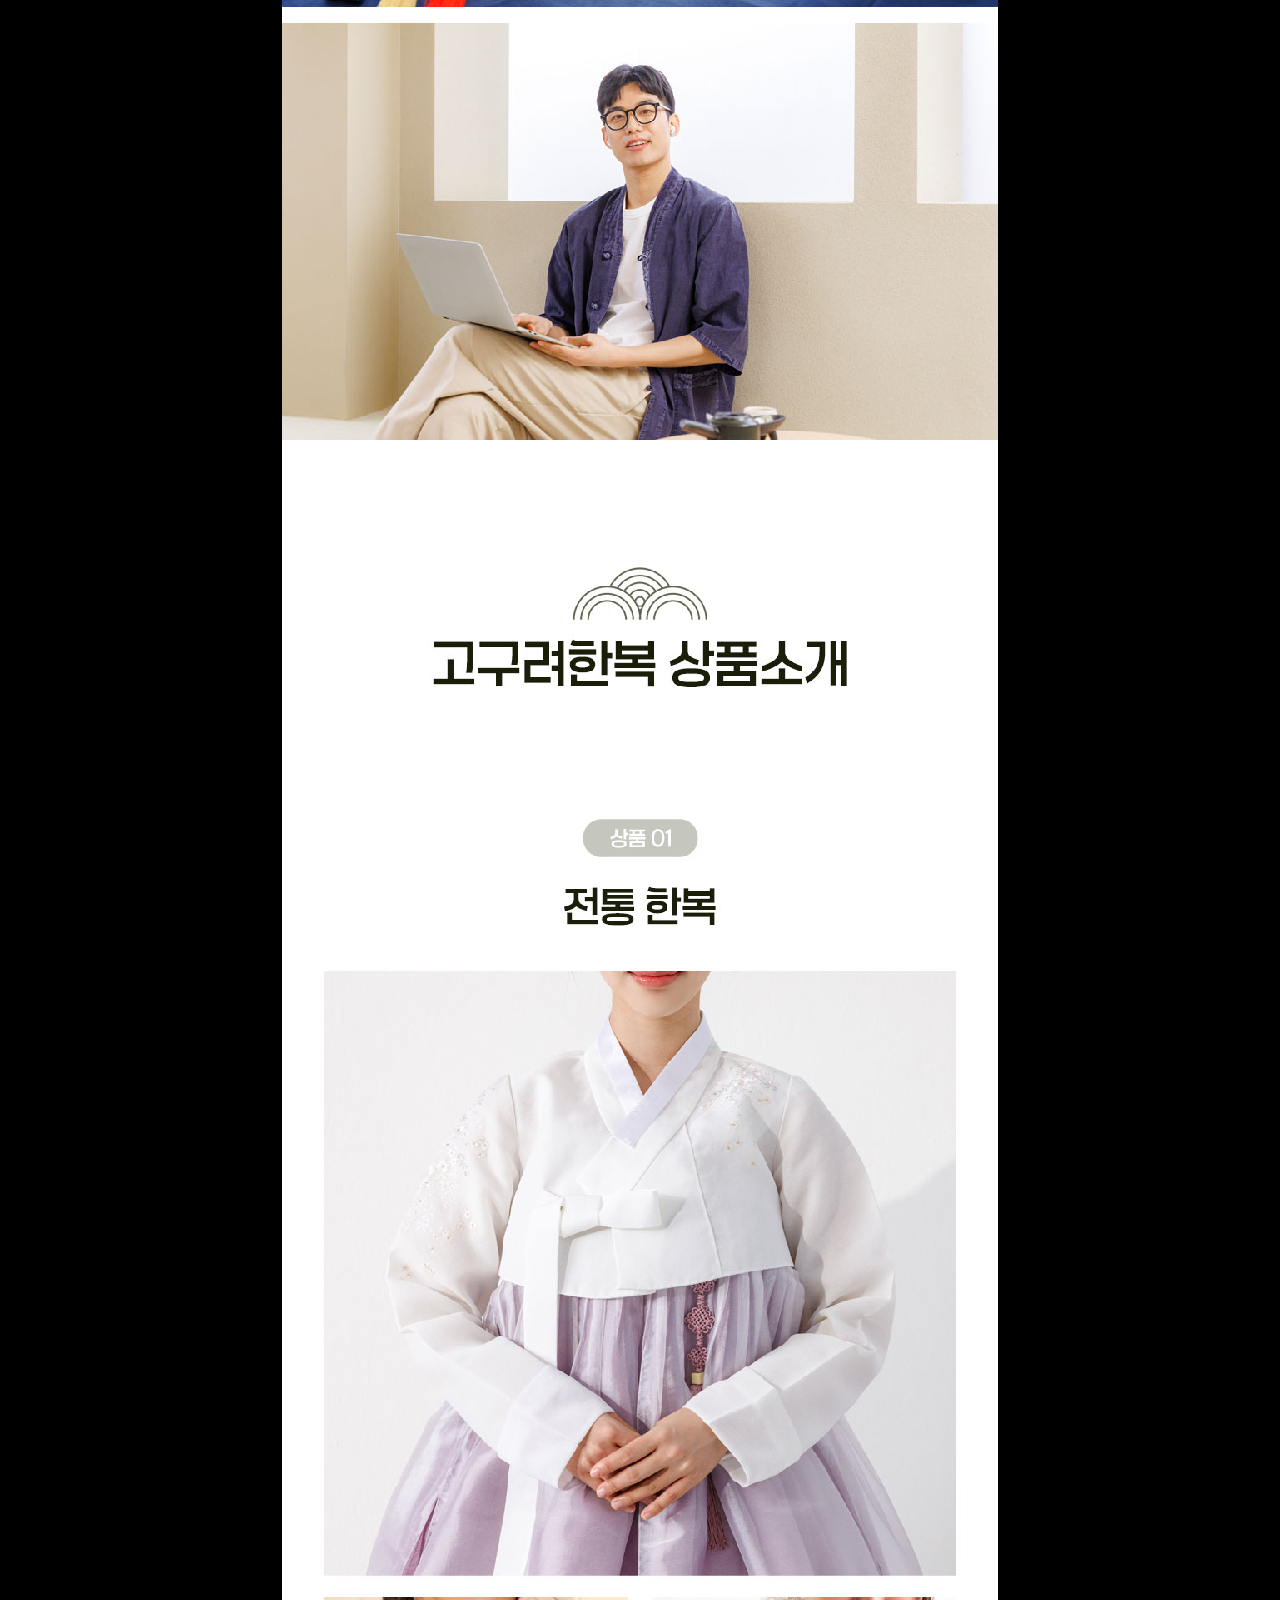
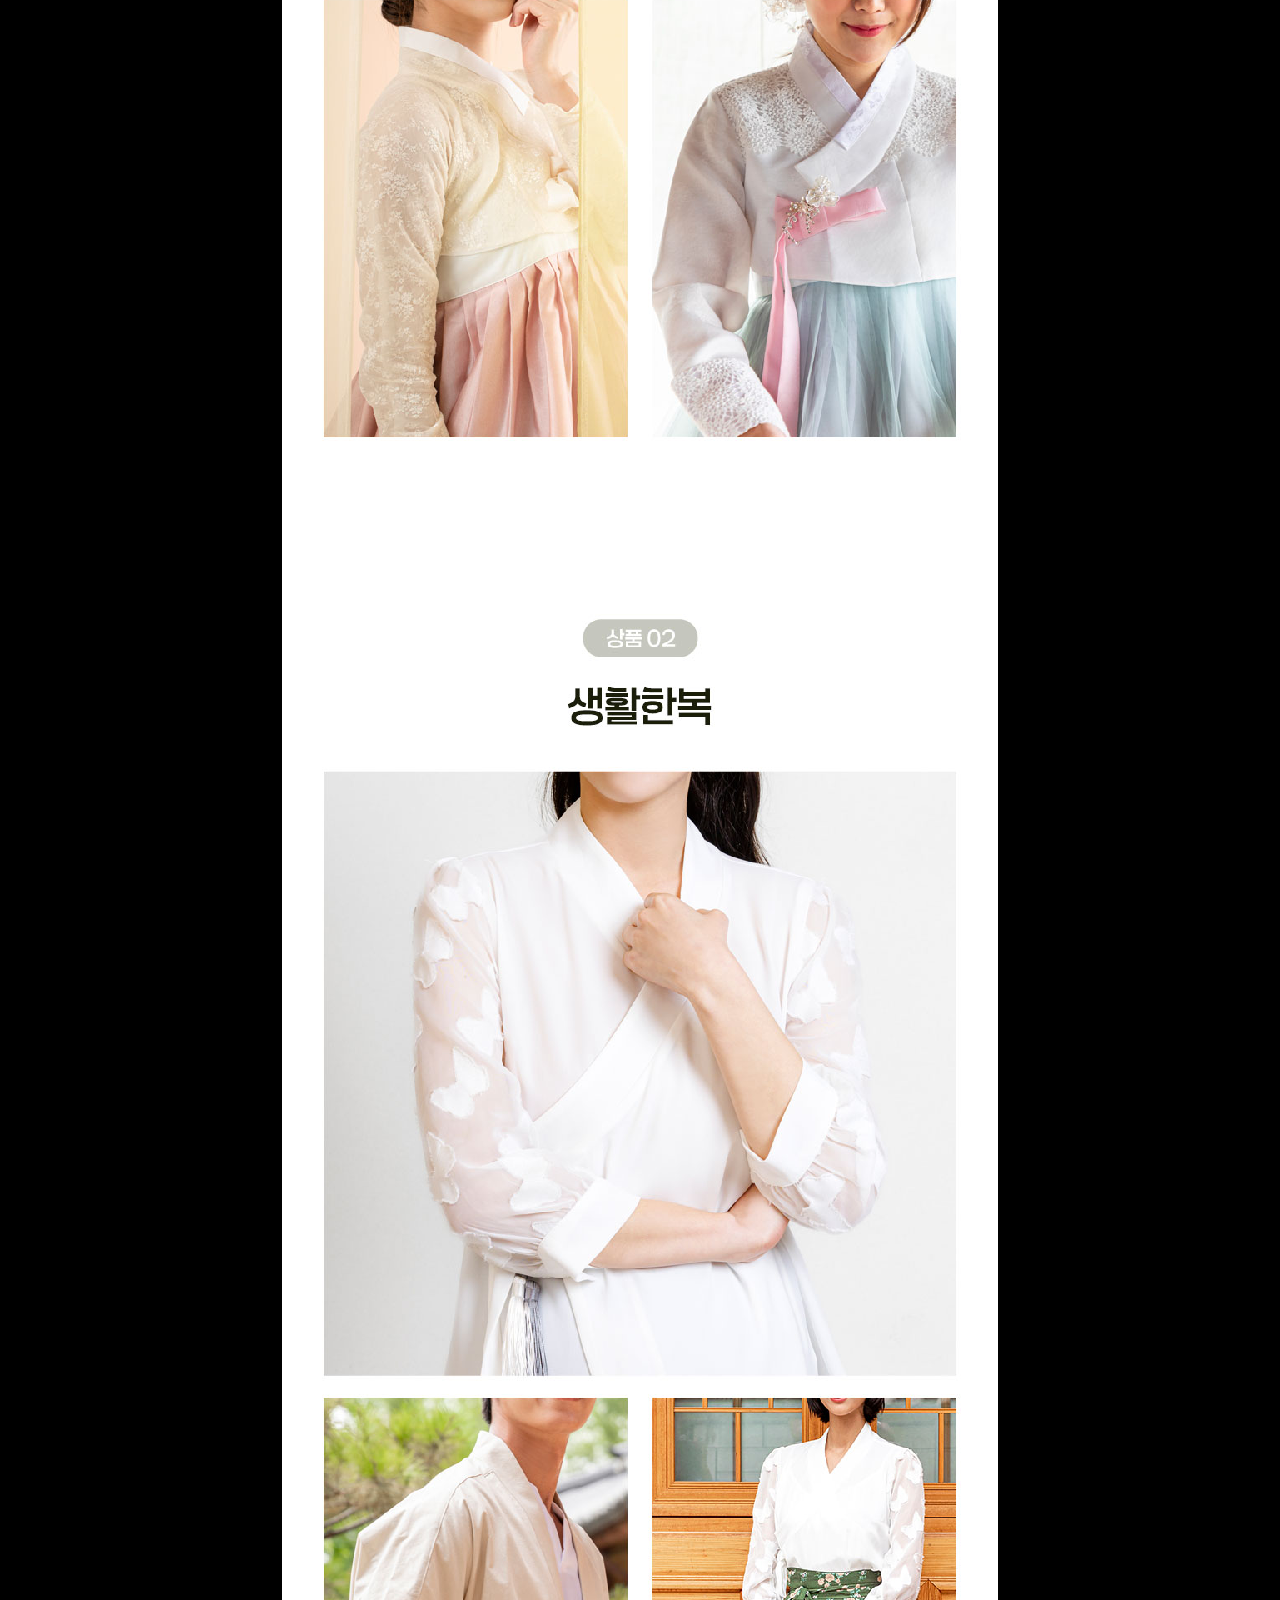
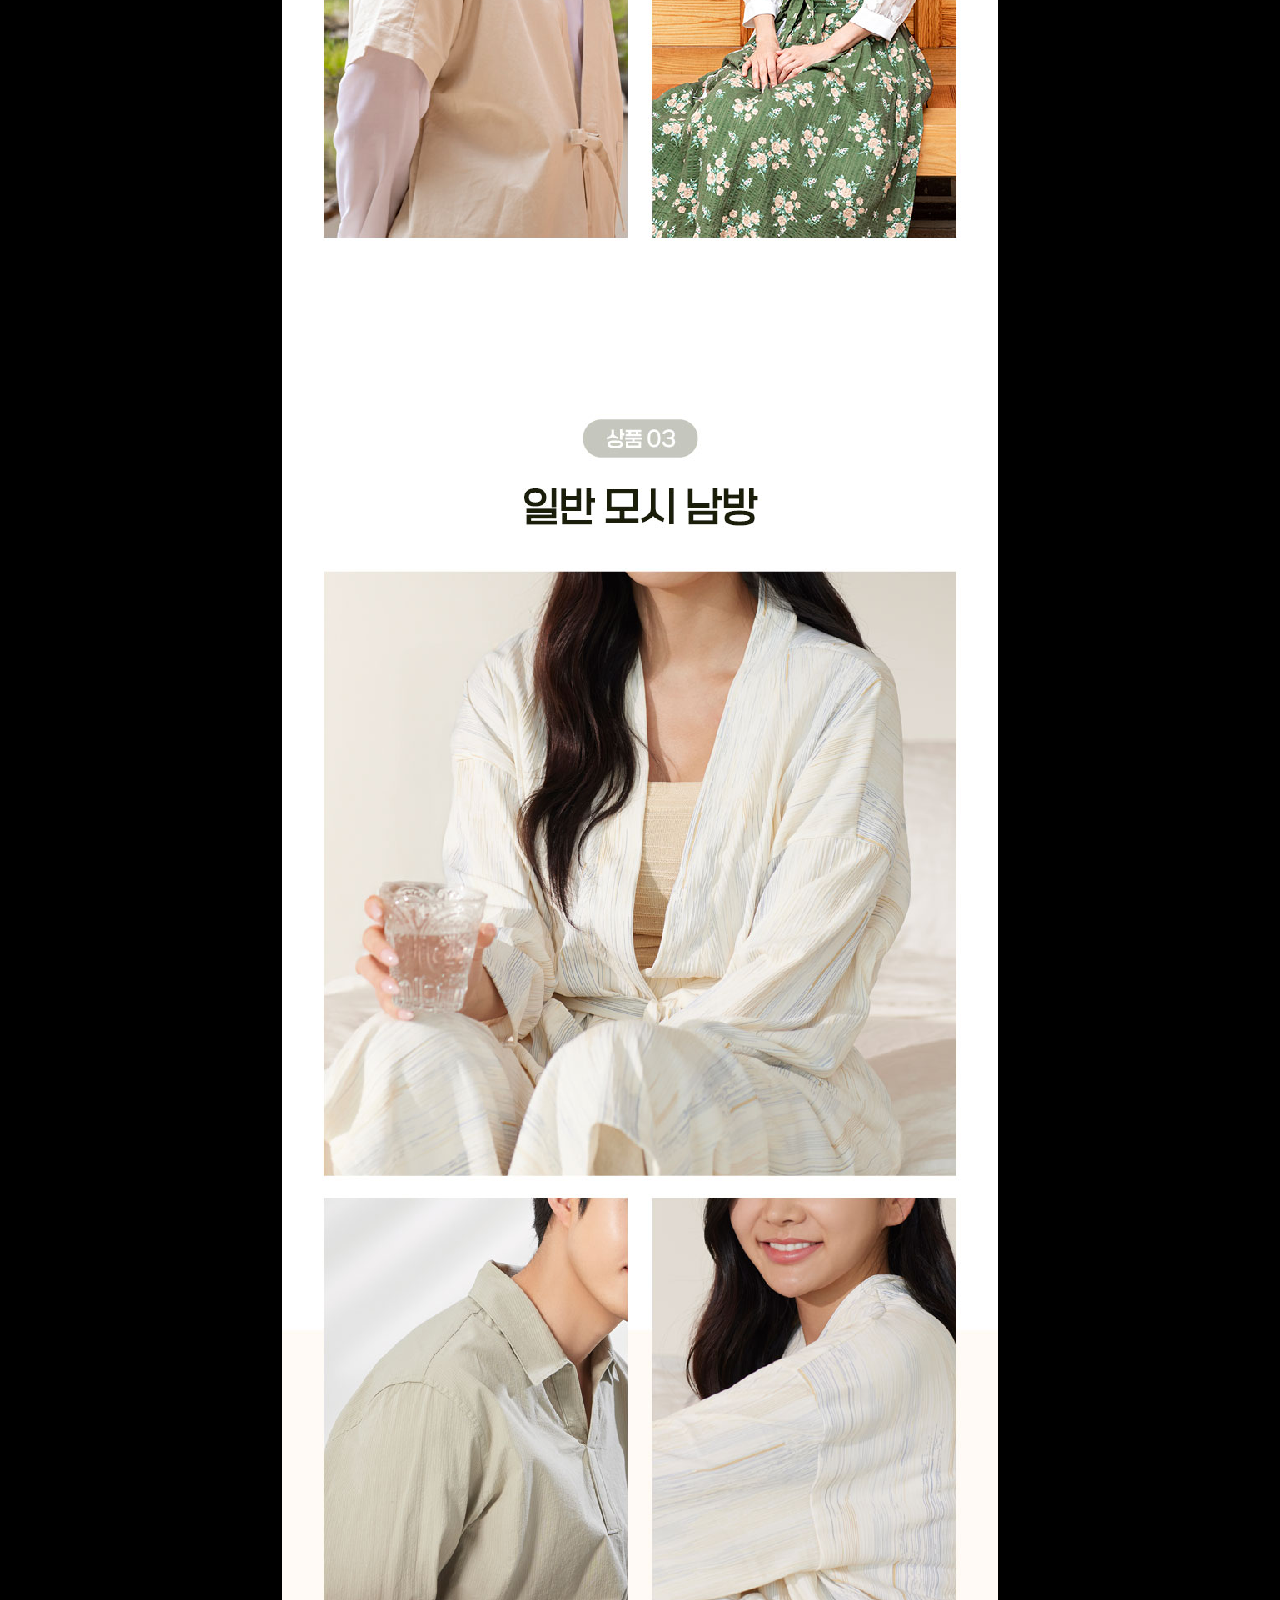
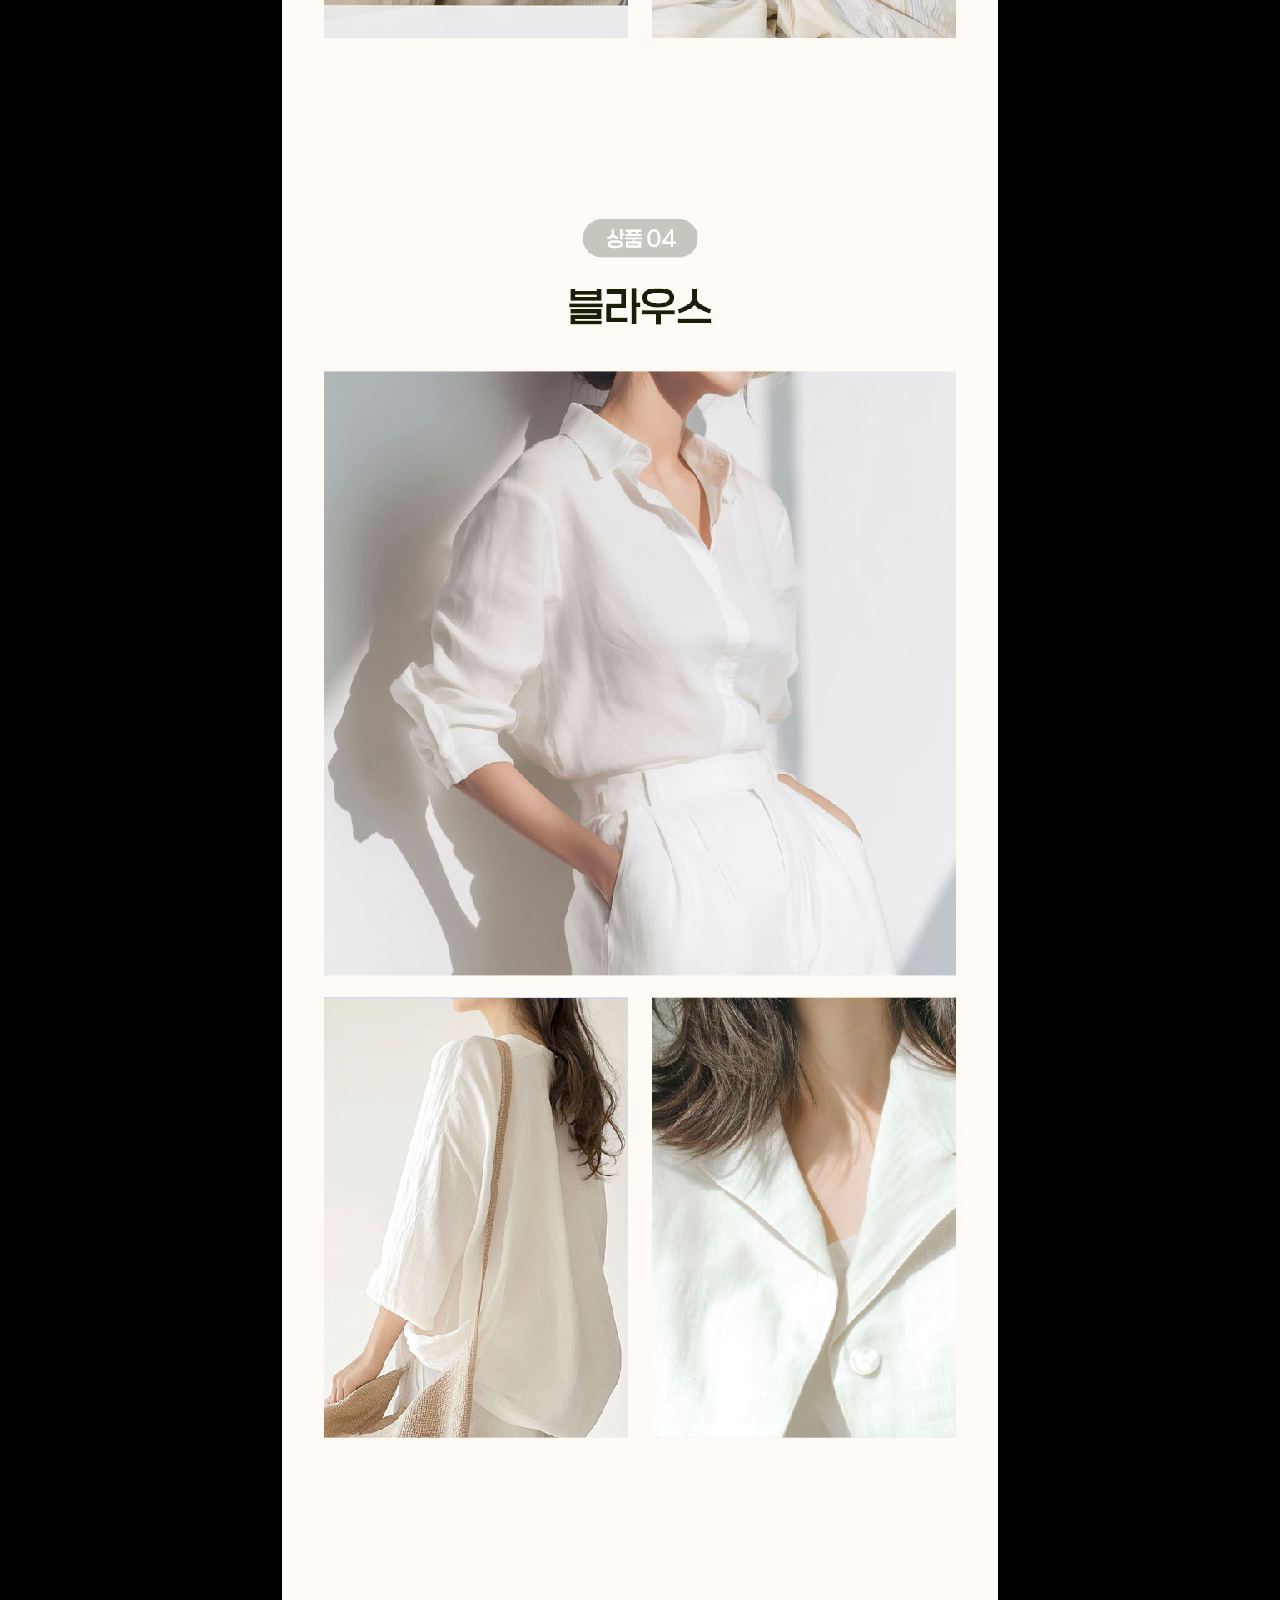
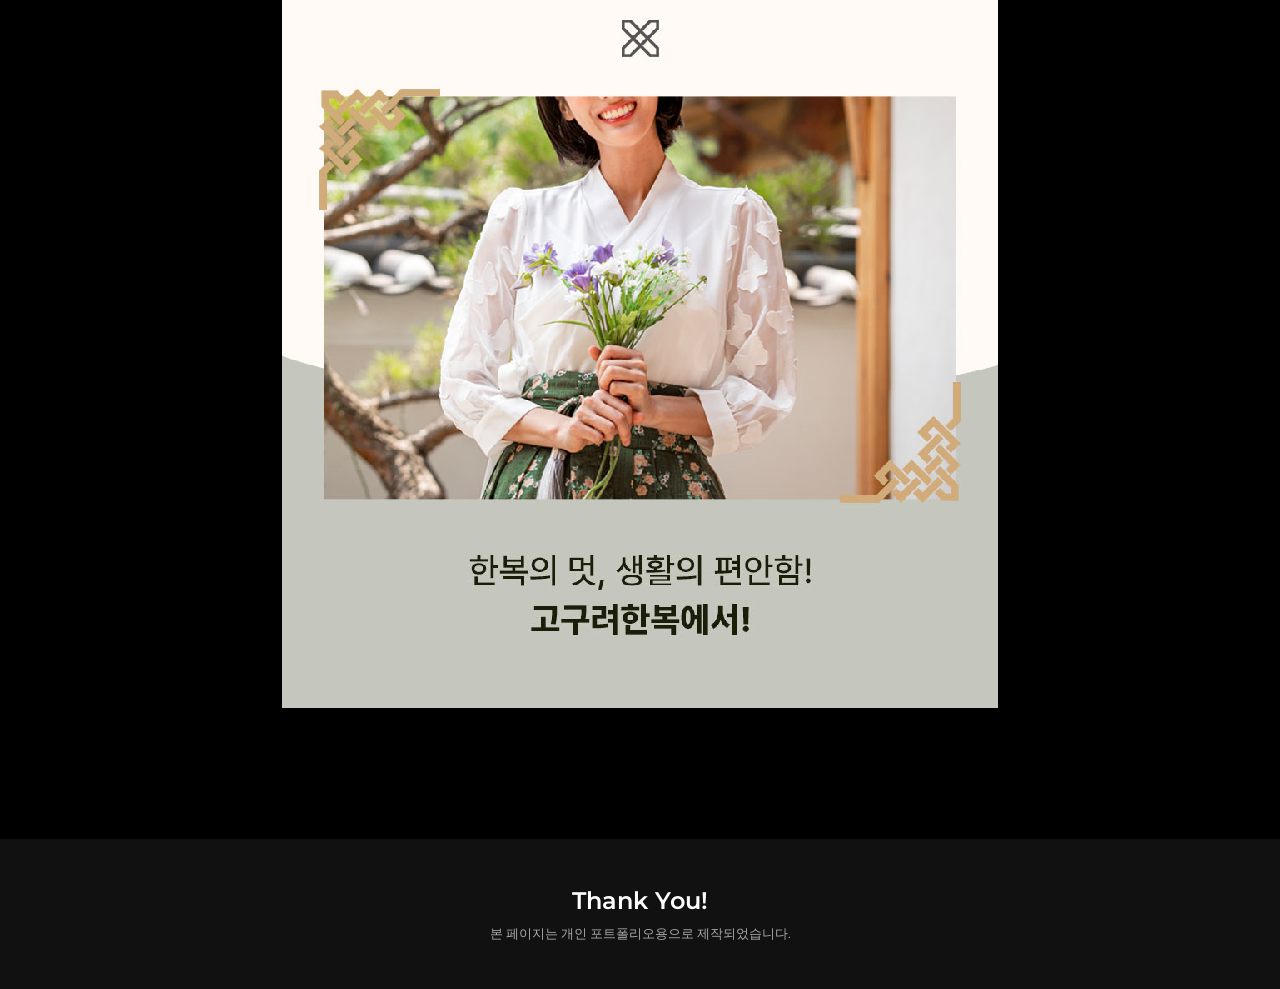
<file: sub5/index.html>
<!DOCTYPE html>
<html lang="ko">
<head>
    <meta charset="UTF-8">
    <meta name="viewport" content="width=device-width, initial-scale=1.0">
    <title>상세페이지 디자인 '고구려한복 생활한복'</title>

    <link rel="stylesheet" href="css/reset.css">
    <link rel="stylesheet" href="scss/style.scss">
    <link rel="stylesheet" href="css/style.css">


    <!--웹폰트연결-->
    <link rel="preconnect" href="https://fonts.googleapis.com">
    <link rel="preconnect" href="https://fonts.gstatic.com" crossorigin>
    <link href="https://fonts.googleapis.com/css2?family=Montserrat:ital,wght@0,100..900;1,100..900&display=swap" rel="stylesheet">
    
</head>
<body>
    <header>
            <div class="hinner">
                <h2><a href="../index.html">PARK EUN JU</a></h2>
                
                <nav>
                    <ul>
                        <li><a href="../index.html#about">ABOUT</a></li>
                        <li><a href="../index.html#skill">SKILL</a></li>
                        <li><a href="../index.html#project">PROJECT</a></li>
                    </ul>
                </nav>
            </div><!--//hinner-->
    </header>


     <div class="wrap">
        <div class="inner">
            <div class="detail">
                <h1>PROJECT</h1>
                <h3>상세페이지 디자인 '고구려한복 생활한복'</h3>

                <ul class="img">
                    <li><img src="img/detail_hanbok.jpg" alt="고구려한복 상세페이지 썸네일"></li>
                    <li><img src="img/hanbok_detailpage.jpg" alt="고구려한복 상세페이지"></li>
                </ul>
            </div>
        </div>
    </div>

     <footer>
            <div class="ftxt">
                <span>Thank You!</span>
                <p>본 페이지는 개인 포트폴리오용으로 제작되었습니다.</p>
            </div>
        </footer>
</body>
</html>
</file>
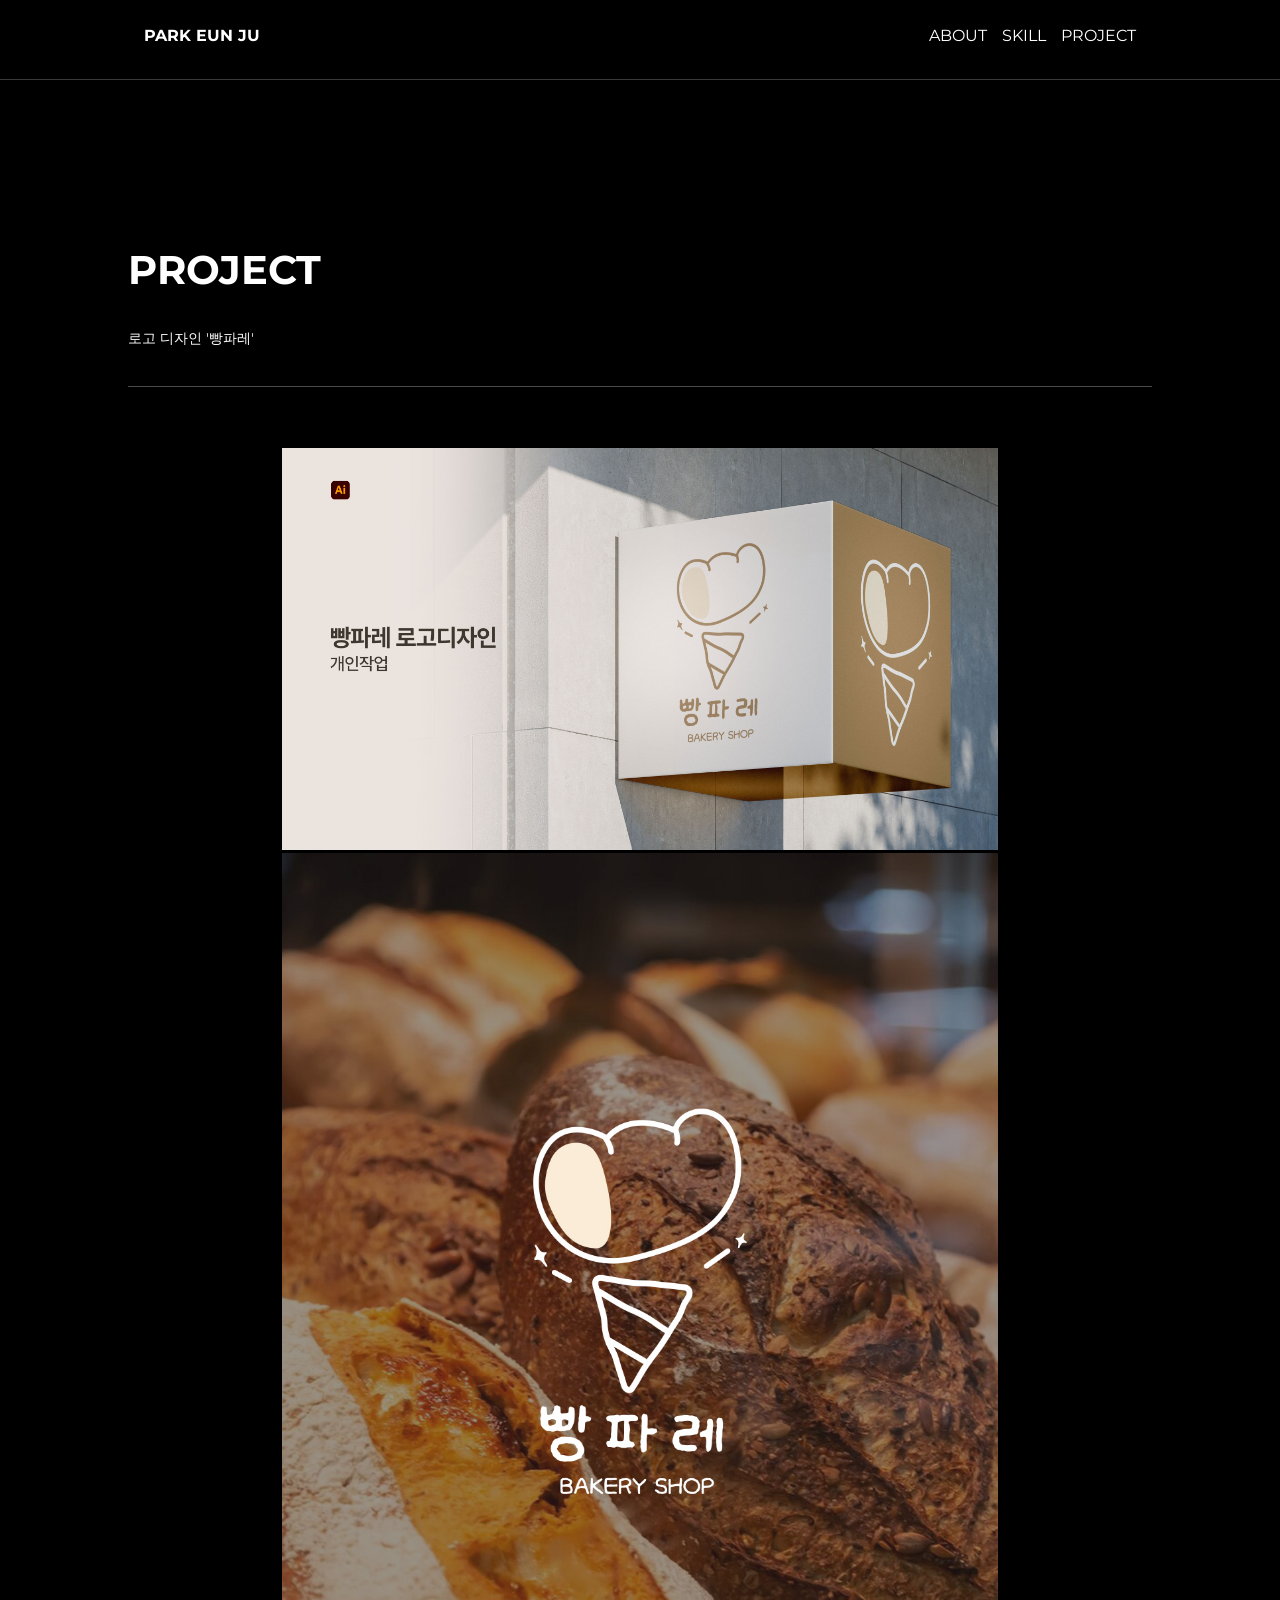
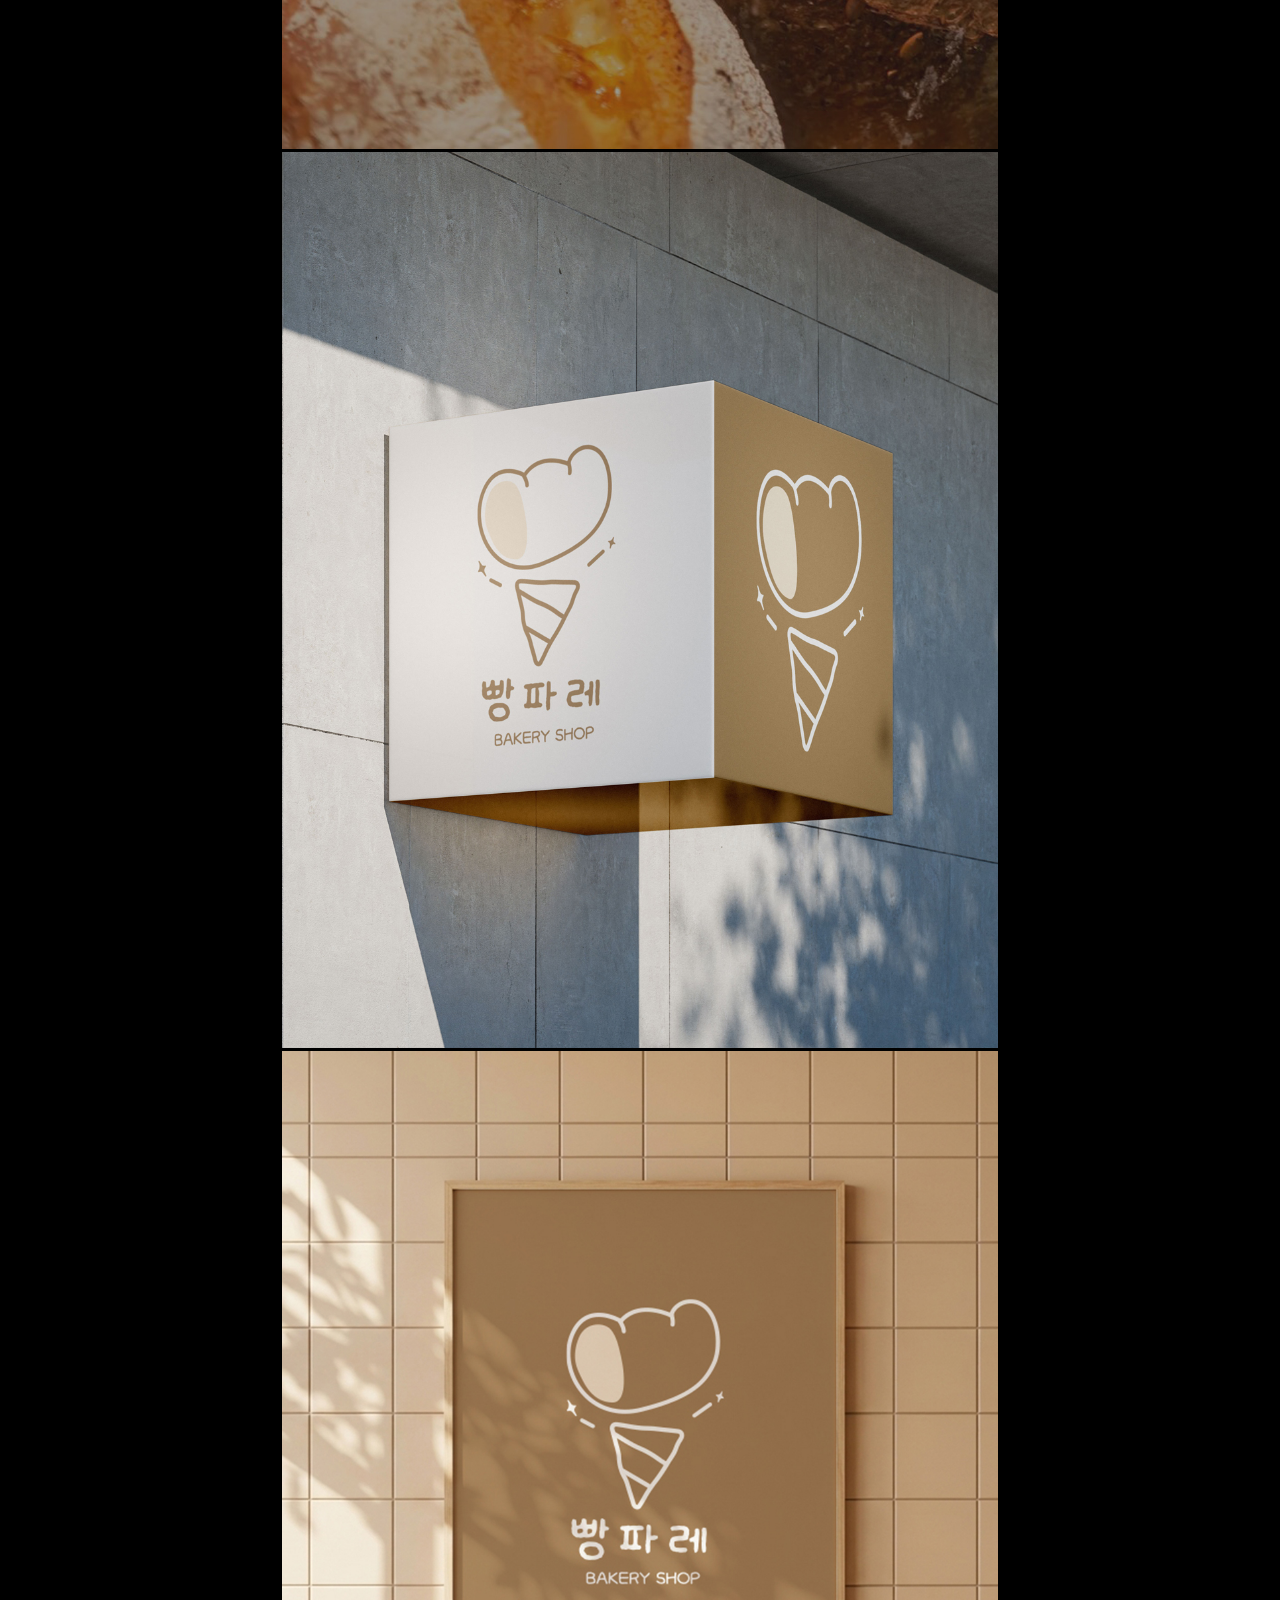
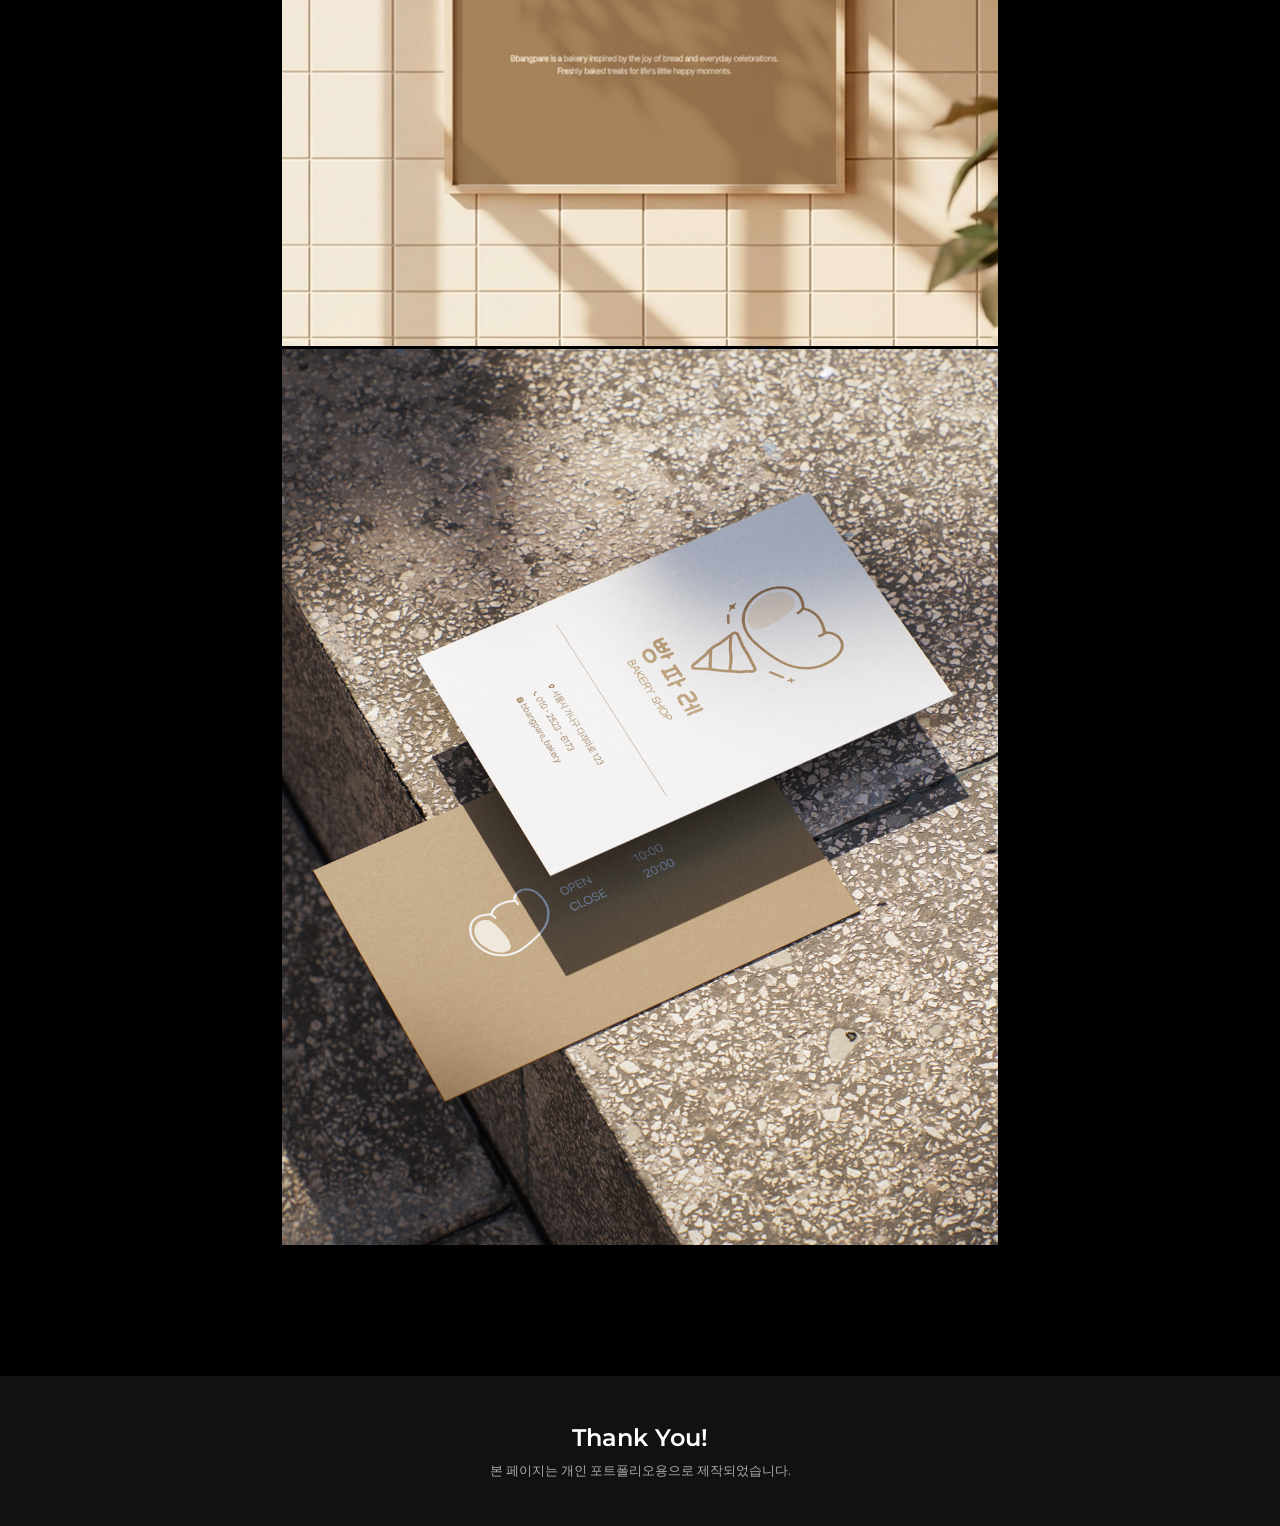
<file: sub6/index.html>
<!DOCTYPE html>
<html lang="ko">
<head>
    <meta charset="UTF-8">
    <meta name="viewport" content="width=device-width, initial-scale=1.0">
    <title>로고 디자인 '빵파레'</title>

    <link rel="stylesheet" href="css/reset.css">
    <link rel="stylesheet" href="scss/style.scss">
    <link rel="stylesheet" href="css/style.css">


    <!--웹폰트연결-->
    <link rel="preconnect" href="https://fonts.googleapis.com">
    <link rel="preconnect" href="https://fonts.gstatic.com" crossorigin>
    <link href="https://fonts.googleapis.com/css2?family=Montserrat:ital,wght@0,100..900;1,100..900&display=swap" rel="stylesheet">
    
</head>
<body>
    <header>
            <div class="hinner">
                <h2><a href="../index.html">PARK EUN JU</a></h2>
                
                <nav>
                    <ul>
                        <li><a href="../index.html#about">ABOUT</a></li>
                        <li><a href="../index.html#skill">SKILL</a></li>
                        <li><a href="../index.html#project">PROJECT</a></li>
                    </ul>
                </nav>
            </div><!--//hinner-->
    </header>


     <div class="wrap">
        <div class="inner">
            <div class="detail">
                <h1>PROJECT</h1>
                <h3>로고 디자인 '빵파레'</h3>

                <ul class="img">
                    <li><img src="img/logo_bbang.jpg" alt="빵파레 로고 썸네일"></li>
                    <li><img src="img/bbang_mockup00.jpg" alt="로고목업"></li>
                    <li><img src="img/bbang_mockup01.jpg" alt="로고목업"></li>
                    <li><img src="img/bbang_mockup02.jpg" alt="로고목업"></li>
                    <li><img src="img/bbang_mockup03.jpg" alt="로고목업"></li>
                </ul>
            </div>
        </div>
    </div>

     <footer>
            <div class="ftxt">
                <span>Thank You!</span>
                <p>본 페이지는 개인 포트폴리오용으로 제작되었습니다.</p>
            </div>
        </footer>
</body>
</html>
</file>
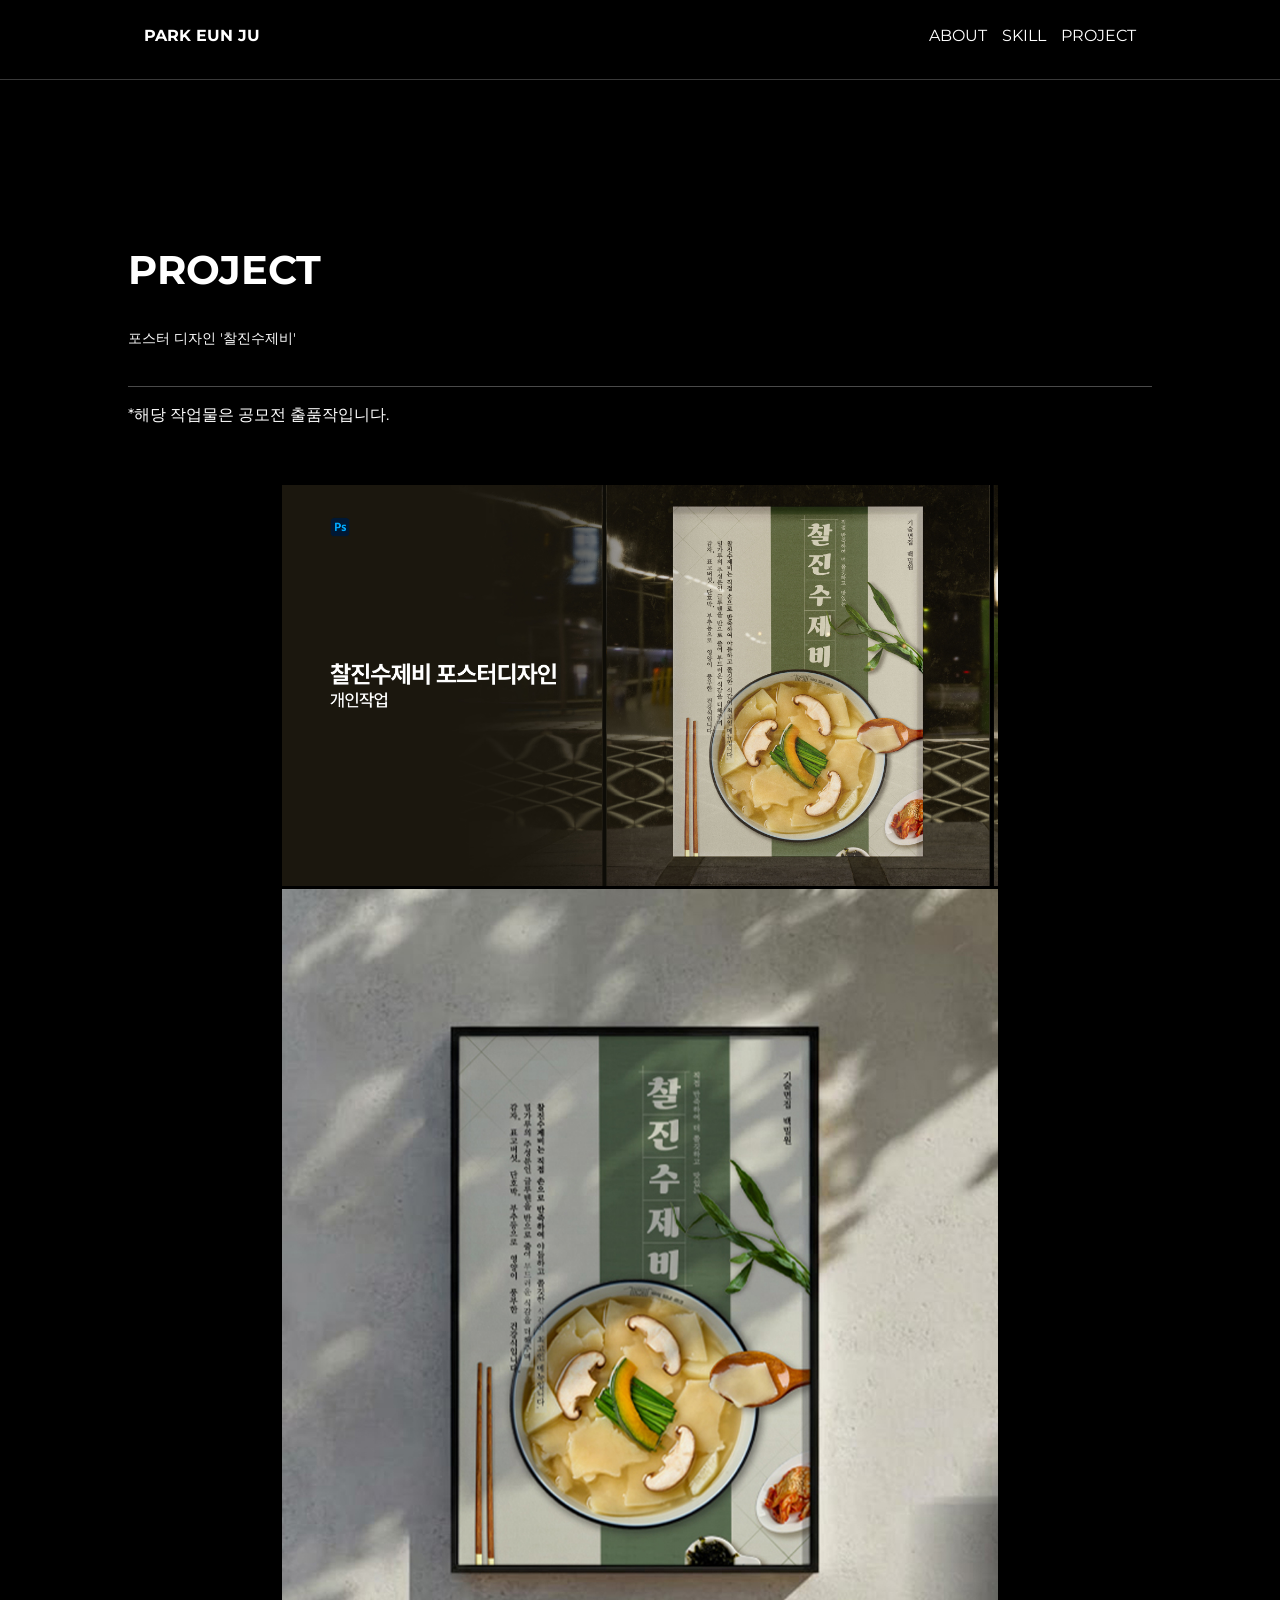
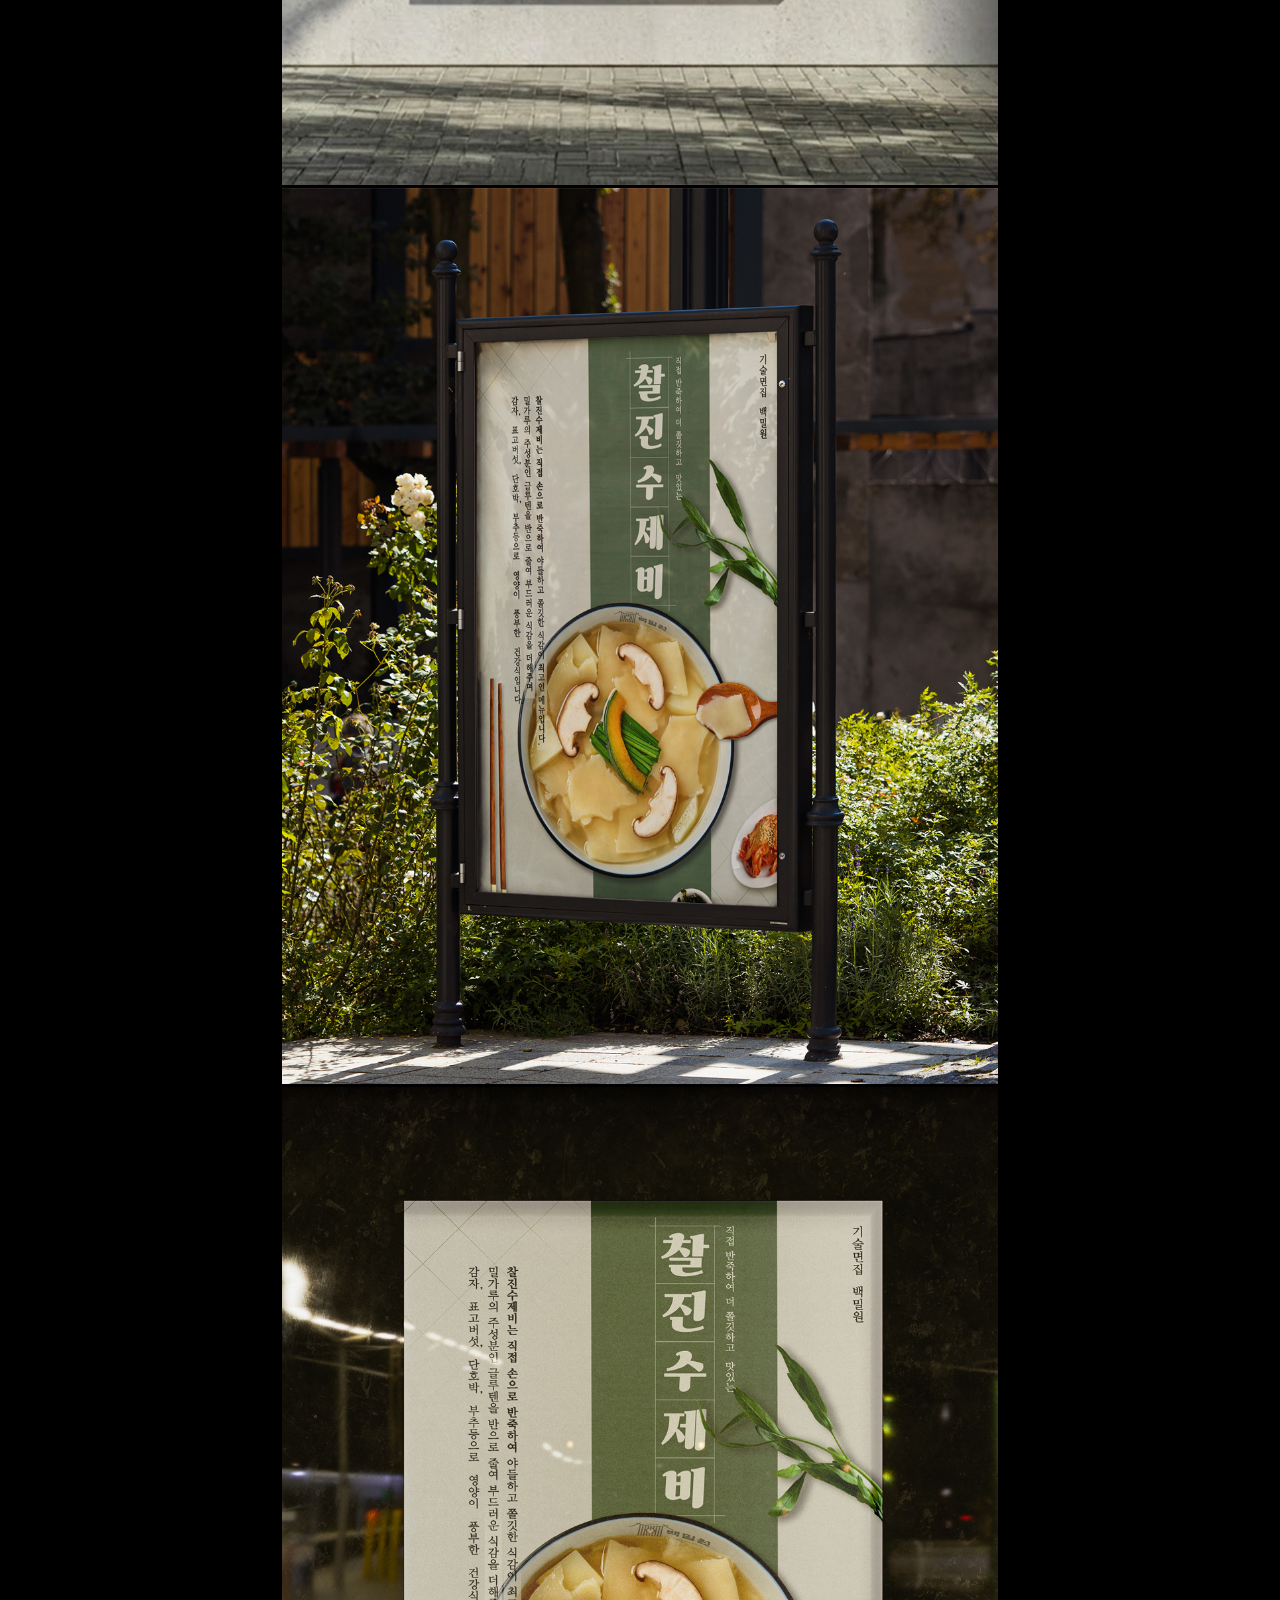
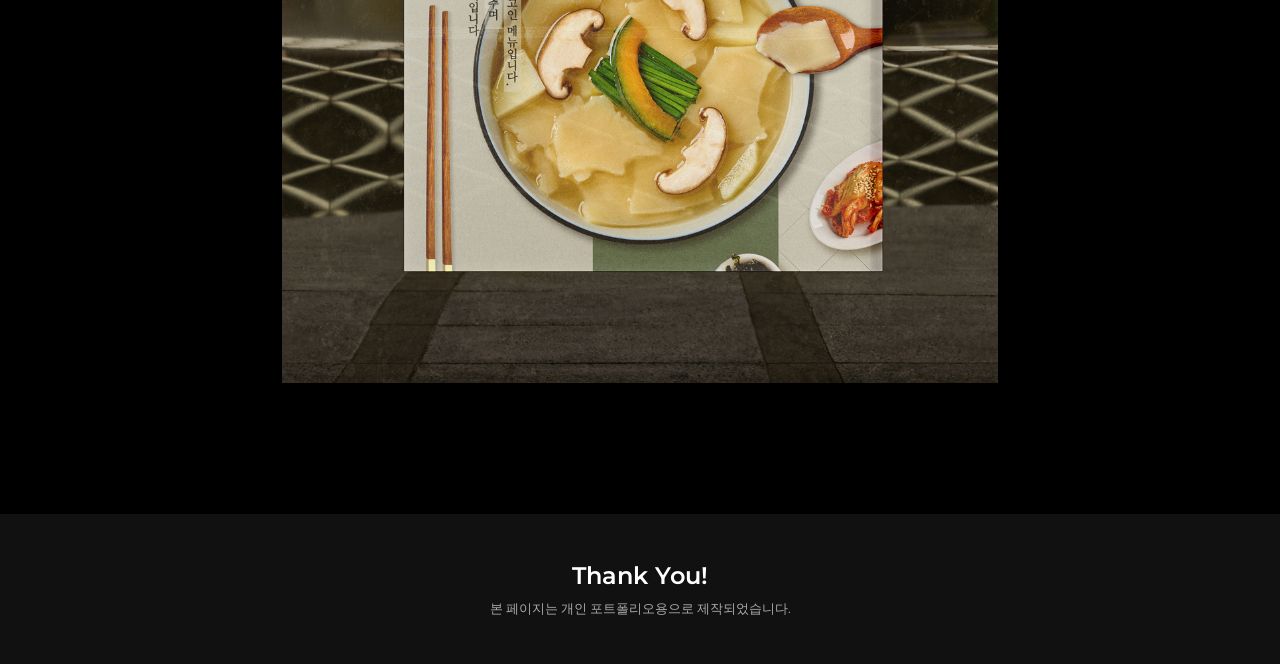
<file: sub7/index.html>
<!DOCTYPE html>
<html lang="ko">
<head>
    <meta charset="UTF-8">
    <meta name="viewport" content="width=device-width, initial-scale=1.0">
    <title>포스터 디자인 '찰진수제비'</title>

    <link rel="stylesheet" href="css/reset.css">
    <link rel="stylesheet" href="scss/style.scss">
    <link rel="stylesheet" href="css/style.css">


    <!--웹폰트연결-->
    <link rel="preconnect" href="https://fonts.googleapis.com">
    <link rel="preconnect" href="https://fonts.gstatic.com" crossorigin>
    <link href="https://fonts.googleapis.com/css2?family=Montserrat:ital,wght@0,100..900;1,100..900&display=swap" rel="stylesheet">
    
</head>
<body>
    <header>
            <div class="hinner">
                <h2><a href="../index.html">PARK EUN JU</a></h2>
                
                <nav>
                    <ul>
                        <li><a href="../index.html#about">ABOUT</a></li>
                        <li><a href="../index.html#skill">SKILL</a></li>
                        <li><a href="../index.html#project">PROJECT</a></li>
                    </ul>
                </nav>
            </div><!--//hinner-->
    </header>


     <div class="wrap">
        <div class="inner">
            <div class="detail">
                <h1>PROJECT</h1>
                <h3>포스터 디자인 '찰진수제비'</h3>

                <div class="text">
                    <p>*해당 작업물은 공모전 출품작입니다.</p>
                </div>

                <ul class="img">
                    <li><img src="img/poster_soozebi.jpg" alt="포스터 썸네일"></li>
                    <li><img src="img/booza_mockup01.jpg" alt="포스터 목업"></li>
                    <li><img src="img/booza_mockup02.jpg" alt="포스터 목업"></li>
                    <li><img src="img/booza_mockup03.jpg" alt="포스터 목업"></li>
                </ul>
            </div>
        </div>
    </div>

     <footer>
            <div class="ftxt">
                <span>Thank You!</span>
                <p>본 페이지는 개인 포트폴리오용으로 제작되었습니다.</p>
            </div>
        </footer>
</body>
</html>
</file>
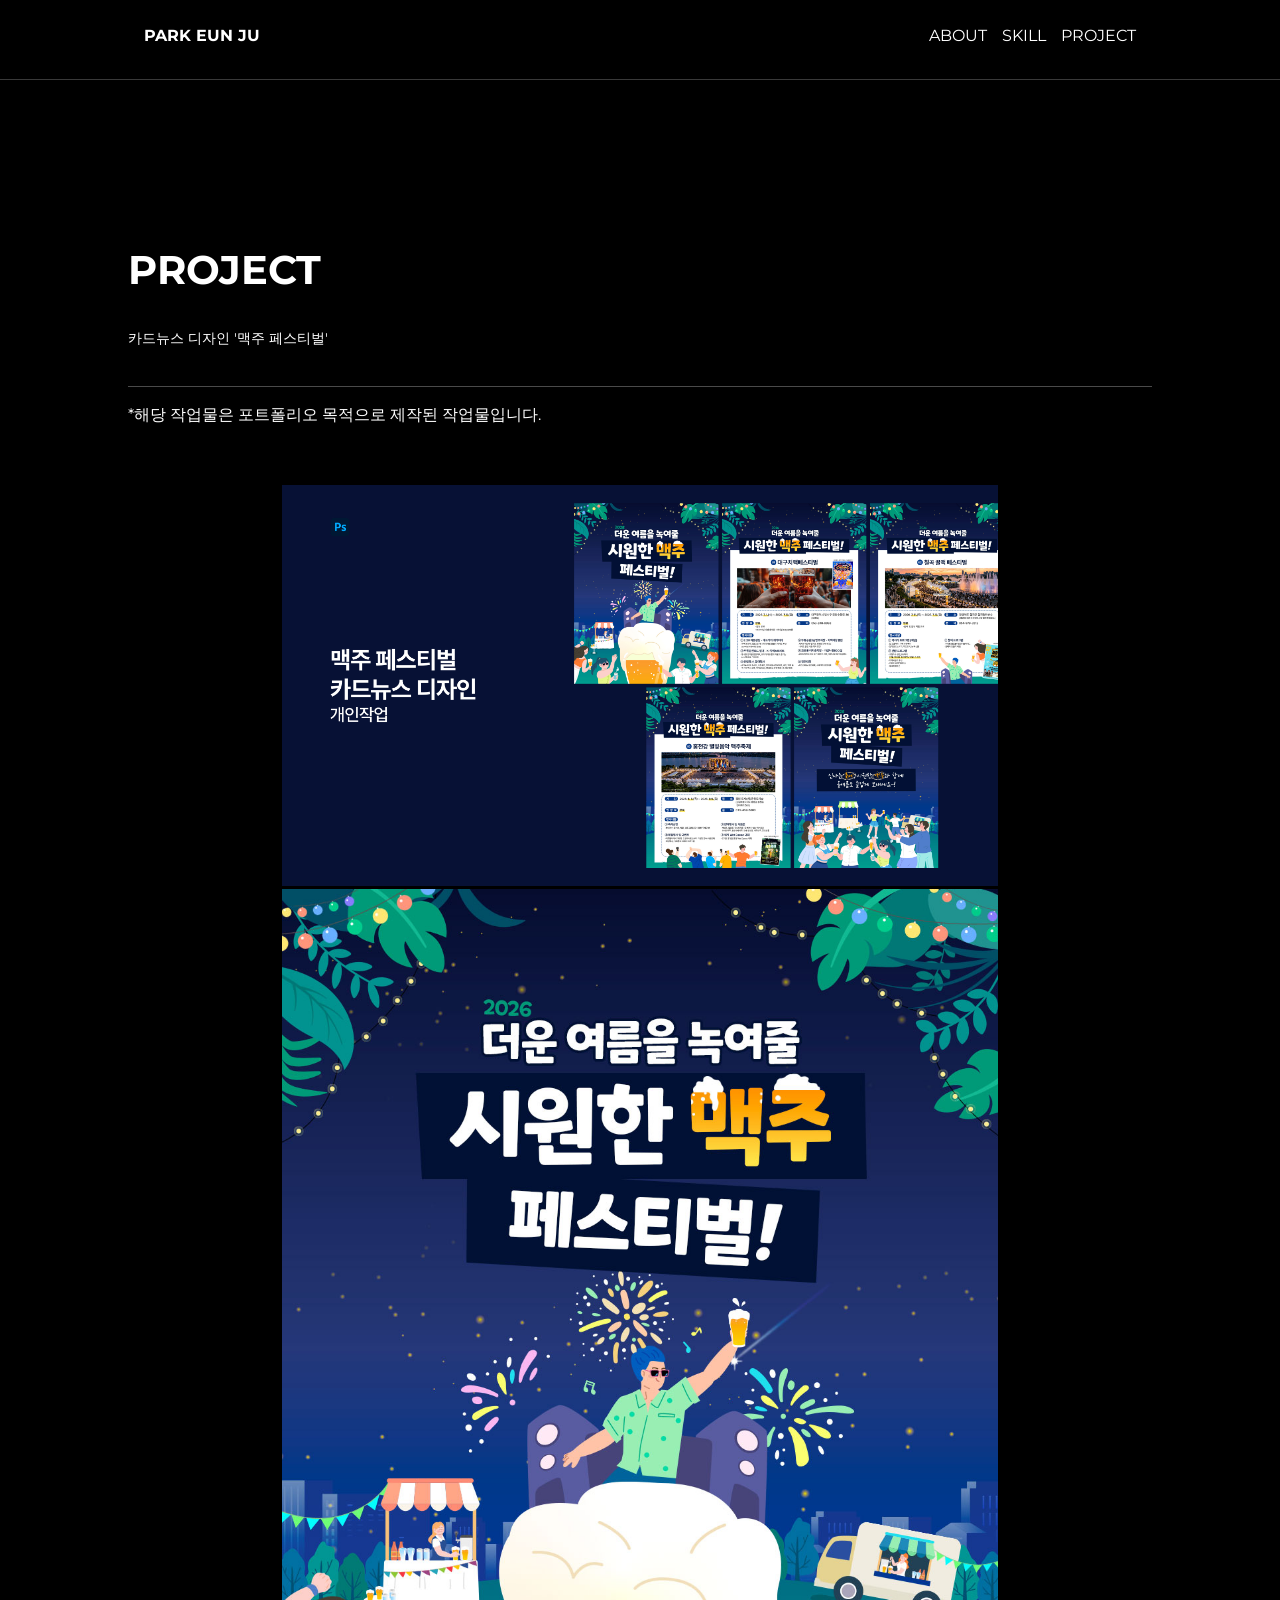
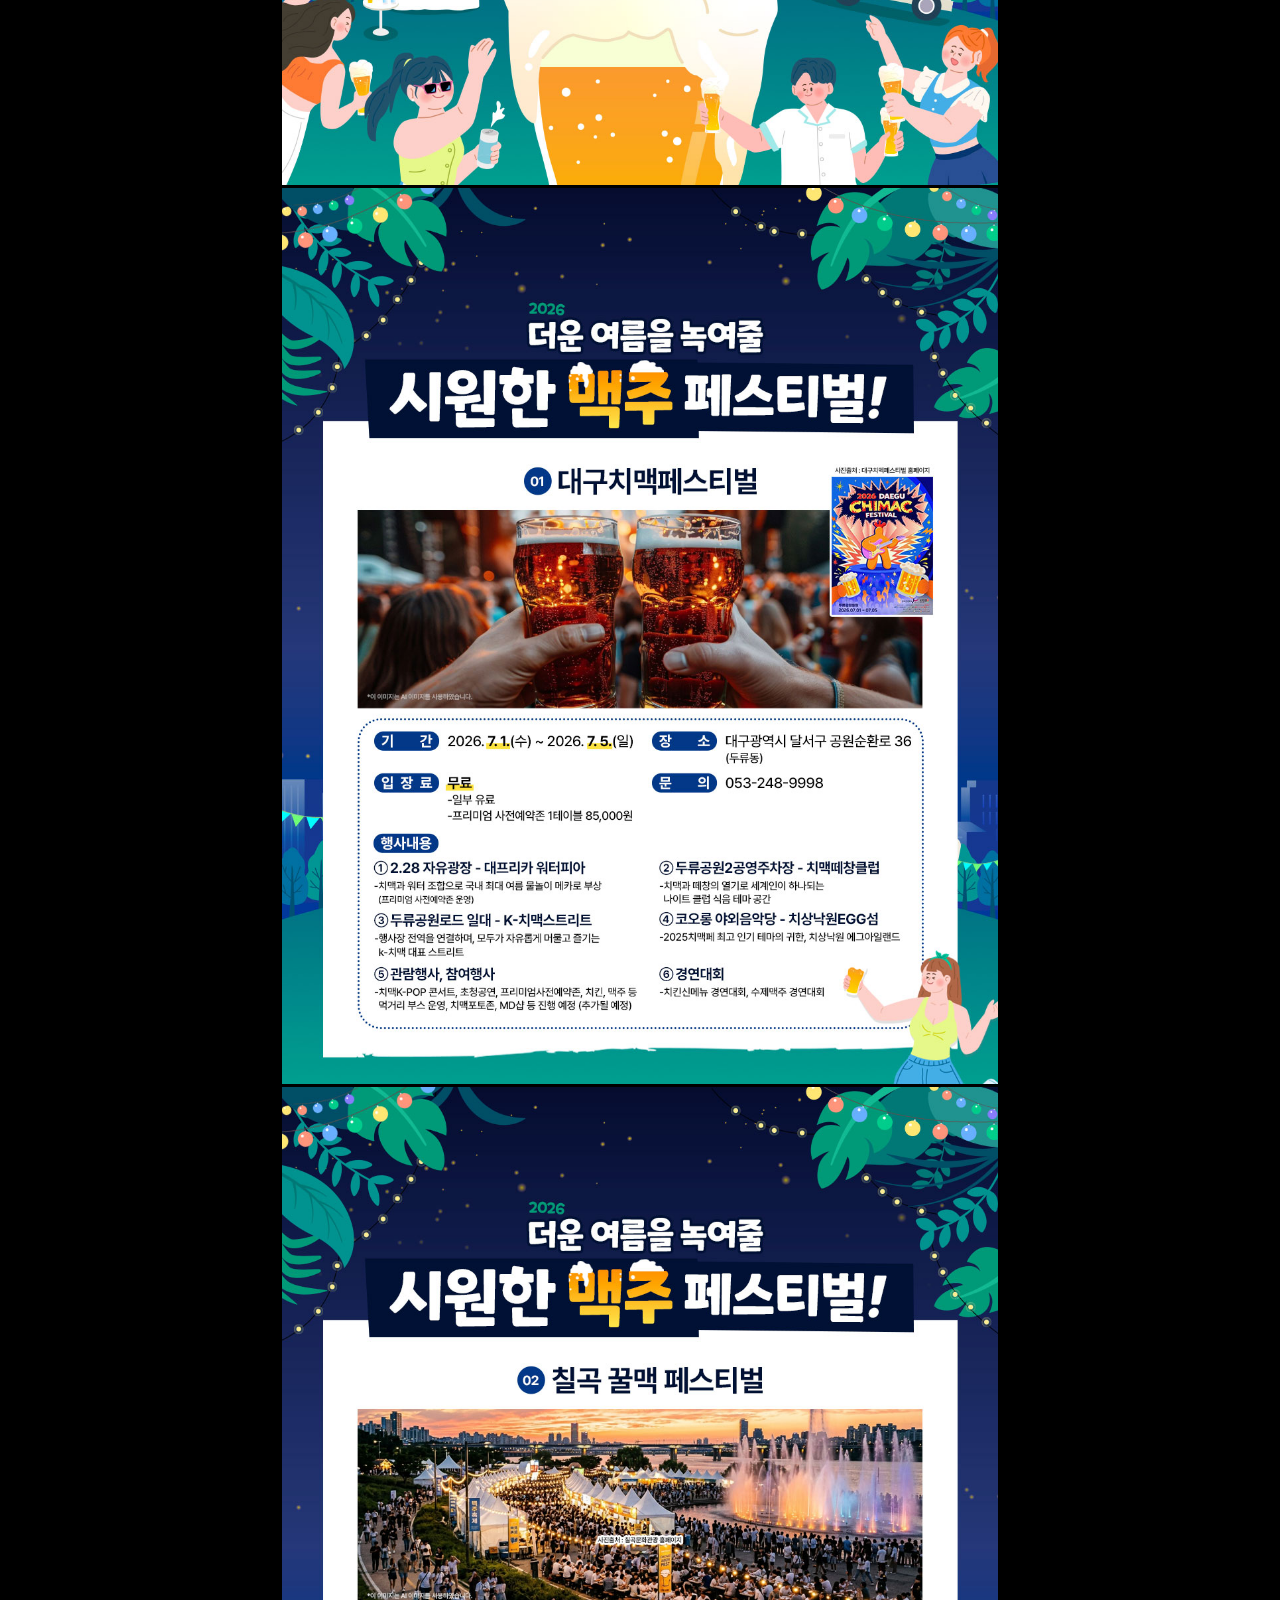
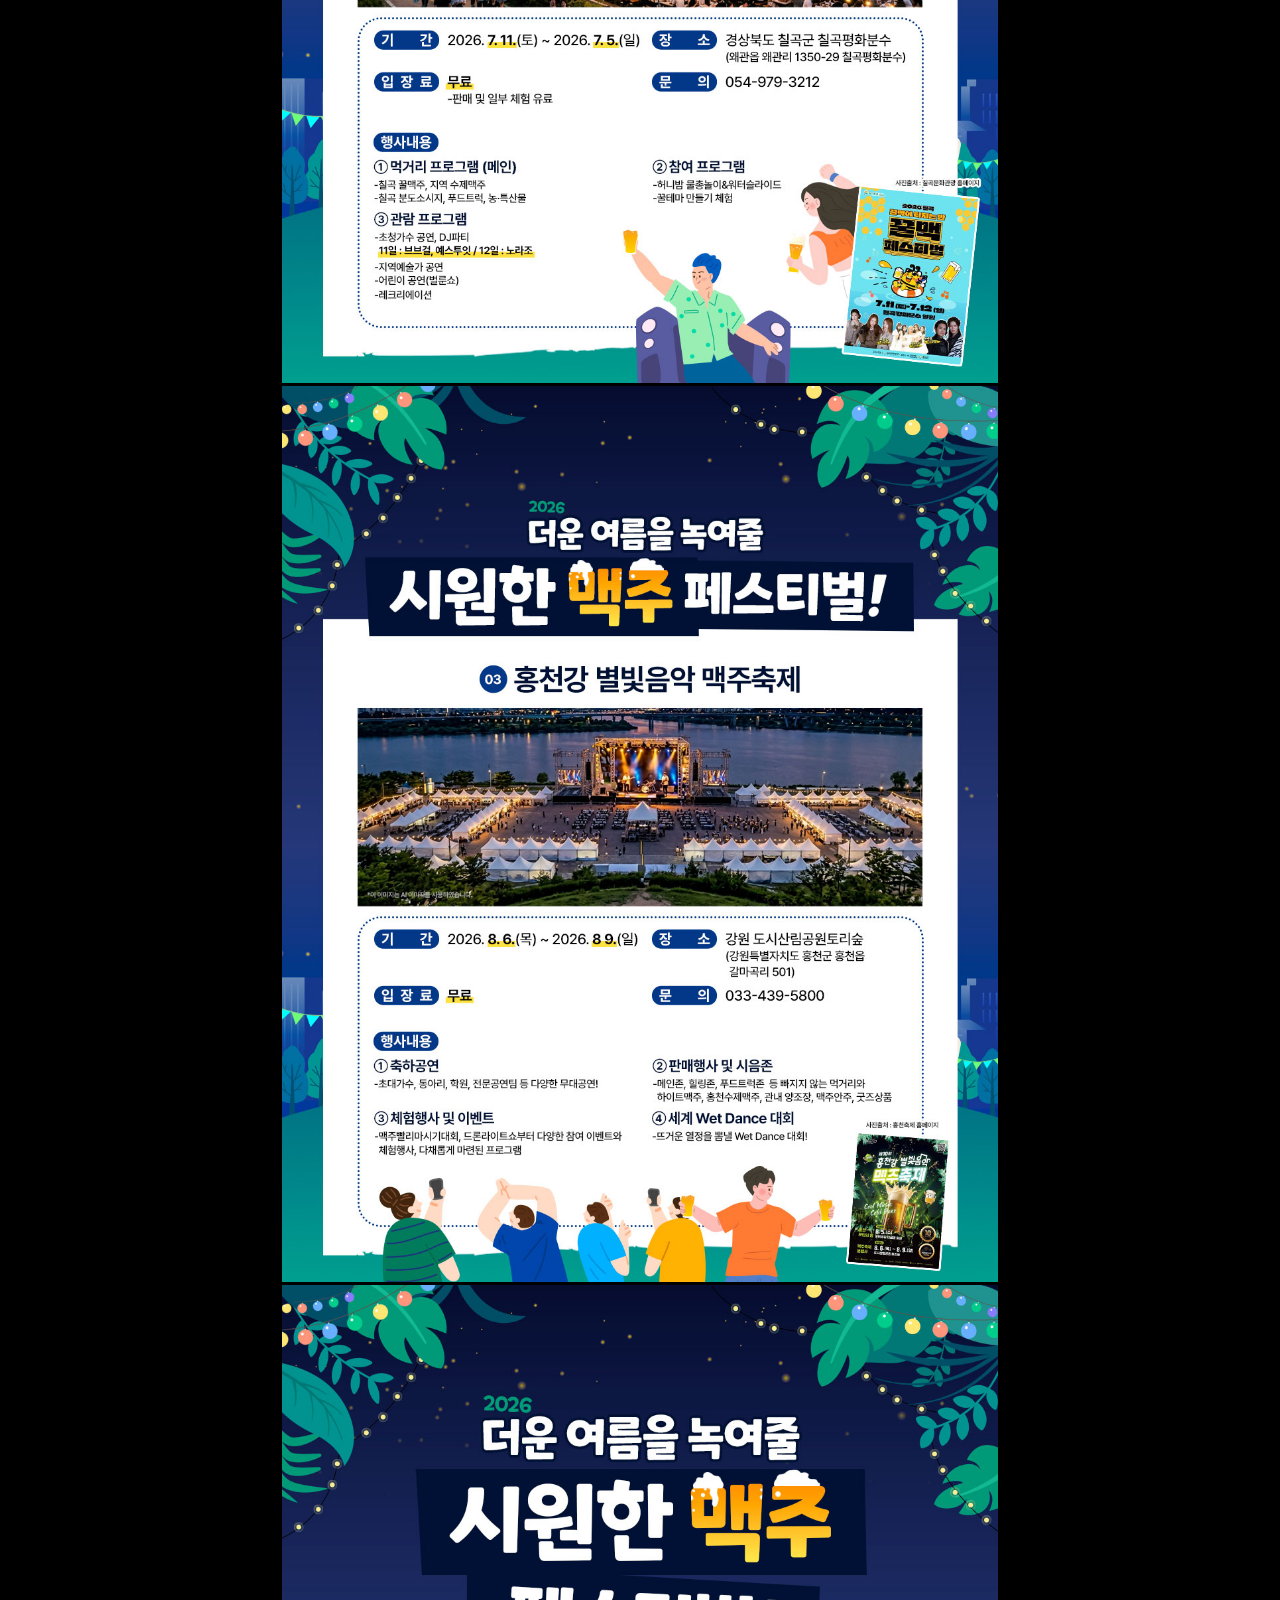
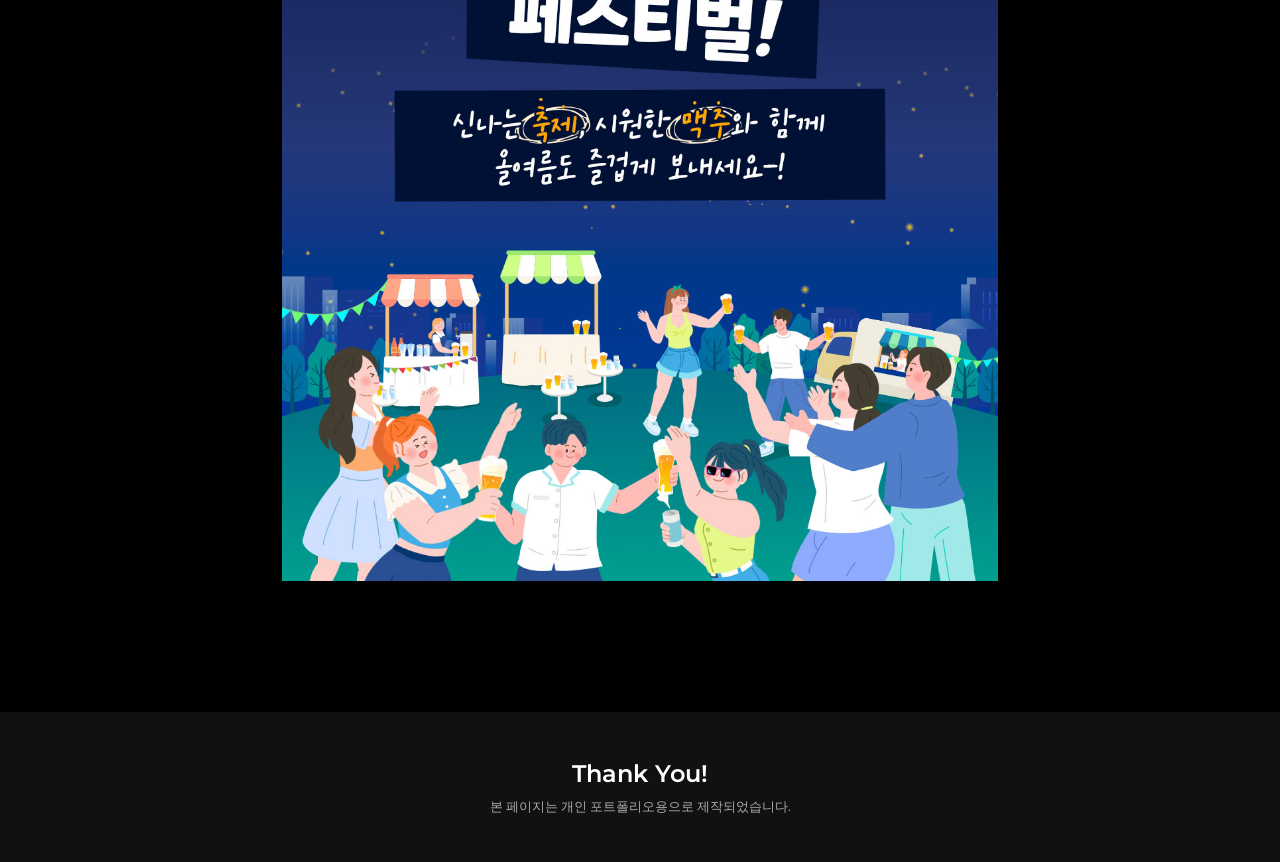
<file: sub8/index.html>
<!DOCTYPE html>
<html lang="ko">
<head>
    <meta charset="UTF-8">
    <meta name="viewport" content="width=device-width, initial-scale=1.0">
    <title>카드뉴스 디자인 '맥주 페스티벌'</title>

    <link rel="stylesheet" href="css/reset.css">
    <link rel="stylesheet" href="scss/style.scss">
    <link rel="stylesheet" href="css/style.css">


    <!--웹폰트연결-->
    <link rel="preconnect" href="https://fonts.googleapis.com">
    <link rel="preconnect" href="https://fonts.gstatic.com" crossorigin>
    <link href="https://fonts.googleapis.com/css2?family=Montserrat:ital,wght@0,100..900;1,100..900&display=swap" rel="stylesheet">
    
</head>
<body>
    <header>
            <div class="hinner">
                <h2><a href="../index.html">PARK EUN JU</a></h2>
                
                <nav>
                    <ul>
                        <li><a href="../index.html#about">ABOUT</a></li>
                        <li><a href="../index.html#skill">SKILL</a></li>
                        <li><a href="../index.html#project">PROJECT</a></li>
                    </ul>
                </nav>
            </div><!--//hinner-->
    </header>


     <div class="wrap">
        <div class="inner">
            <div class="detail">
                <h1>PROJECT</h1>
                <h3>카드뉴스 디자인 '맥주 페스티벌'</h3>

                <div class="text">
                    <p>*해당 작업물은 포트폴리오 목적으로 제작된 작업물입니다.</p>
                </div>

                <ul class="img">
                    <li><img src="img/cardnews_festival.jpg" alt="카드뉴스 썸네일"></li>
                    <li><img src="img/festival 01.jpg" alt="카드뉴스"></li>
                    <li><img src="img/festival 02.jpg" alt="카드뉴스"></li>
                    <li><img src="img/festival 03.jpg" alt="카드뉴스"></li>
                    <li><img src="img/festival 04.jpg" alt="카드뉴스"></li>
                    <li><img src="img/festival 05.jpg" alt="카드뉴스"></li>
                </ul>
            </div>
        </div>
    </div>

     <footer>
            <div class="ftxt">
                <span>Thank You!</span>
                <p>본 페이지는 개인 포트폴리오용으로 제작되었습니다.</p>
            </div>
        </footer>
</body>
</html>
</file>
<file: css/style.css>
@charset "UTF-8";
* {
  margin: 0;
  padding: 0;
  list-style: none;
  box-sizing: border-box;
}

a {
  text-decoration: none;
}

img {
  max-width: 100%;
}

table {
  width: 100%;
}

html {
  scroll-behavior: smooth;
  color: #fff;
}

body {
  background: #000;
  font-family: "Montserrat";
  overflow-x: hidden;
}

.wrap {
  max-width: 80%;
  margin: auto;
  overflow-x: hidden;
}

.inner {
  max-width: 100%;
  margin: auto;
}

@font-face {
  font-family: "Pretendard-Regular";
  src: url("https://fastly.jsdelivr.net/gh/Project-Noonnu/noonfonts_2107@1.1/Pretendard-Regular.woff") format("woff");
  font-weight: 400;
  font-style: normal;
}
.montserrat-uniquifier {
  font-family: "Montserrat", sans-serif;
  font-optical-sizing: auto;
  font-weight: weight;
  font-style: normal;
}

.pre {
  font-family: "Pretendard";
}

header {
  position: fixed;
  top: 0;
  z-index: 999;
  color: #fff;
  border: none;
  width: 100%;
  height: 5rem;
  font-weight: bold;
  padding: 20px;
  font-size: 1rem;
  transition: all 0.3s ease-in-out;
}
header > .hinner {
  display: flex;
  justify-content: space-between;
  align-items: center;
  outline: none;
  padding-top: 8px;
  width: 80%;
  margin: auto;
}
header nav ul {
  display: flex;
  gap: 15px;
}
header nav li:hover a {
  color: gray;
}
header a {
  color: #fff;
  font-weight: normal;
}
header.scrolled {
  background: rgba(0, 0, 0, 0.8);
  border-bottom: 1px solid #393939;
}

.intro {
  position: absolute;
  top: 38%;
  left: 11%;
  z-index: 90;
  font-size: 2.5rem;
  font-weight: bold;
  line-height: 1.4;
}
.intro h3 {
  font-weight: normal;
  font-size: 1.8rem;
}

.swiper {
  z-index: -1;
  width: 100%;
  height: 100vh;
}
.swiper ul {
  display: flex;
}
.swiper li {
  width: 100%;
  height: 100vh;
}

#about {
  margin-top: 20%;
}
#about h1 {
  font-size: 3rem;
  font-weight: bold;
  margin-bottom: 10%;
}
#about .profile img {
  background: #0088FF;
  width: 26rem;
  height: 26rem;
  border-radius: 50%;
  -o-object-fit: cover;
     object-fit: cover;
  -o-object-position: 50% 25%;
     object-position: 50% 25%;
}
#about .profile {
  display: flex;
  gap: 120px;
  justify-content: center;
  align-items: center;
  border-bottom: 3px solid #fff;
  padding-bottom: 7%;
  width: 70rem;
  margin: auto;
}
#about .profile .profile_txt p {
  font-size: 3rem;
  font-weight: bold;
  font-style: italic;
  margin-bottom: 70px;
}
#about .profile .profile_txt table tr {
  line-height: 3;
}
#about .profile .profile_txt table tr th {
  text-align: left;
  font-weight: 600;
  color: #0088FF;
  font-size: 1.2rem;
}
#about .profile .profile_txt table tr td {
  padding-left: 50px;
  font-size: 1.2rem;
}
#about .info1 {
  width: 70rem;
  margin: auto;
  padding: 0 5%;
  margin-top: 4%;
}
#about .info1 h2 {
  color: #0088FF;
  font-weight: 700;
  font-size: 1.2rem;
  margin-bottom: 3%;
}
#about .info1 table tr th {
  text-align: left;
  font-size: 1.2rem;
  font-weight: 500;
  padding: 15px 0;
}
#about .info1 table tr td {
  color: #ddd;
  font-size: 1.2rem;
  text-align: right;
}
#about .info2 {
  width: 70rem;
  margin: auto;
  padding: 0 5%;
  margin-top: 4%;
}
#about .info2 h2 {
  color: #0088FF;
  font-weight: 700;
  font-size: 1.2rem;
  margin-bottom: 3%;
}
#about .info2 table tr th {
  text-align: left;
  font-size: 1.2rem;
  font-weight: 500;
  padding: 15px 0;
}
#about .info2 table tr td {
  color: #ddd;
  font-size: 1.2rem;
  text-align: right;
}

#skill {
  width: 100%;
  margin: auto;
  margin-top: 20%;
}
#skill h1 {
  font-size: 3rem;
  font-weight: bold;
  margin-bottom: 4%;
}
#skill ul {
  display: flex;
  gap: 50px;
  flex-wrap: wrap;
  justify-content: center;
  flex-flow: row wrap;
}
#skill li {
  flex: 1 1 180px;
  max-width: 130px;
  box-sizing: border-box;
}
#skill li:hover img {
  opacity: 0.8;
}
#skill img {
  -o-object-fit: cover;
     object-fit: cover;
  max-width: 100px;
}

#project {
  width: 100%;
  margin: auto;
  position: relative;
  margin-top: 10%;
}
#project a {
  color: #fff;
}
#project h1 {
  font-size: 3rem;
  font-weight: bold;
  margin-bottom: 3%;
}
#project > ul {
  display: grid;
  grid-template-columns: 1fr 1fr 1fr;
  gap: 5px;
}
#project .li {
  margin-bottom: 6%;
  background: #000;
  border: 1px solid #000;
  padding: 1.5%;
  transition: all 0.2s ease-in-out;
}
#project .li:hover {
  transform: translateY(-2%);
  background: #0A0A0A;
  border: 1px solid #393939;
}
#project img {
  margin-bottom: 4%;
}
#project .text {
  line-height: 1.5;
}
#project .text h3 {
  font-size: 1rem;
  font-weight: 600;
  margin-bottom: 2%;
}
#project .text em {
  color: #aaa;
  font-size: 12px;
}

.project_click {
  width: 40%;
  height: auto;
  border: 1px solid #393939;
  display: none;
  position: absolute;
  top: 0%;
  left: 50%;
  z-index: 999;
  background: #0A0A0A;
  padding: 2%;
  font-size: 16px;
}
.project_click li {
  width: 100%;
  height: auto;
  margin: auto;
  padding: 0%;
}
.project_click h5 {
  text-align: center;
  margin-bottom: 20px;
  font-weight: 500;
  font-size: 16px;
}
.project_click em {
  position: absolute;
  top: 4%;
  right: 5%;
}
.project_click button {
  background: none;
  border: 1px solid #393939;
  color: #fff;
  cursor: pointer;
  width: 30px;
  height: 30px;
  line-height: 30px;
}
.project_click p {
  width: 100%;
  height: auto;
}
.project_click table {
  margin: 10px 0 10px;
}
.project_click table th {
  text-align: left;
  font-weight: 500;
}
.project_click table td {
  text-align: right;
  color: #aaa;
}
.project_click span {
  display: block;
  width: 100%;
  word-break: keep-all;
  line-height: 20px;
  font-weight: 300;
}
.project_click .button {
  margin-top: 30px;
}
.project_click a {
  border: 1px solid #fff;
  display: block;
  width: 30%;
  padding: 3%;
  text-align: center;
  color: #fff;
  transition: all 0.15s ease-in-out;
}
.project_click a:hover {
  background: #fff;
  color: #000;
}

footer {
  margin-top: 10%;
  background: #111;
  text-align: center;
  height: 150px;
}
footer .ftxt {
  padding-top: 50px;
}
footer .ftxt span {
  font-weight: 600;
  font-size: 1.5rem;
}
footer .ftxt p {
  color: #aaa;
  font-size: 0.8rem;
  padding-top: 15px;
}

/* 화면 너비가 1600px 이하일떄 */
@media screen and (max-width: 1600px) {
  html {
    font-size: 14px;
  }
  html .intro {
    font-size: 2.2rem;
  }
  html #about .profile {
    width: 60rem;
  }
  html #skill ul li {
    min-width: 7rem;
  }
  html #project ul {
    grid-template-columns: 2fr 2fr;
  }
  html .swiper {
    width: 100%;
    height: 100vh;
  }
  html .swiper img {
    -o-object-fit: cover;
       object-fit: cover;
    width: 100%;
    height: 100vh;
    -o-object-position: center;
       object-position: center;
    object-fit: cover;
  }
}
/* 화면 너비가 1650px 이하일떄 */
@media screen and (max-width: 1550px) {
  html {
    font-size: 14px;
  }
  html .intro {
    font-size: 2.2rem;
  }
  html #about .profile {
    width: 60rem;
  }
  html .wrap .inner #skill ul {
    gap: 50px;
  }
  html .wrap .inner #skill ul li {
    min-width: 5rem;
    max-width: 100px;
  }
  html #skill .inner ul li img {
    -o-object-fit: cover;
       object-fit: cover;
    max-width: 90px;
  }
  html #project ul {
    grid-template-columns: 2fr 2fr;
  }
  html .wrap .inner .intro {
    top: 40%;
    left: 11%;
  }
  html .swiper {
    width: 100%;
    height: 100vh;
  }
  html .swiper img {
    -o-object-fit: cover;
       object-fit: cover;
    width: 100%;
    height: 100vh;
    -o-object-position: center;
       object-position: center;
    object-fit: cover;
  }
}
/* 화면 너비가 1500px 이하일떄 */
@media screen and (max-width: 1500px) {
  html {
    font-size: 14px;
  }
  html .intro {
    font-size: 2.2rem;
  }
  html #about .profile {
    width: 60rem;
  }
  html .wrap .inner #skill ul {
    gap: 50px;
  }
  html .wrap .inner #skill ul li {
    min-width: 5rem;
    max-width: 100px;
  }
  html #skill .inner ul li img {
    -o-object-fit: cover;
       object-fit: cover;
    max-width: 90px;
  }
  html #project ul {
    grid-template-columns: 2fr 2fr;
  }
}
/* 화면 너비가 1140px 이하일떄 */
@media screen and (max-width: 1140px) {
  html {
    font-size: 14px;
  }
  html #about .profile {
    width: 60rem;
  }
  html #about .info1 {
    width: 60rem;
  }
  html #about .info2 {
    width: 60rem;
  }
  html #skill ul {
    flex-wrap: wrap;
  }
  html #skill ul li {
    min-width: 5rem;
  }
  html #project ul {
    grid-template-columns: 2fr 2fr;
  }
  html .wrap .inner .intro {
    top: 40%;
    left: 11%;
  }
  html .swiper {
    width: 100%;
    height: 100vh;
  }
  html .swiper img {
    -o-object-fit: cover;
       object-fit: cover;
    width: 100%;
    height: 100vh;
    -o-object-position: center;
       object-position: center;
    object-fit: cover;
  }
}
/* 화면 너비가 992px 이하일떄 */
@media screen and (max-width: 992px) {
  html .inner #about .profile {
    gap: 50px;
  }
  html {
    font-size: 14px;
  }
  html #about .profile {
    width: 50rem;
  }
  html #about .info1 {
    width: 50rem;
  }
  html #about .info2 {
    width: 50rem;
  }
  html #skill ul li {
    min-width: 4.5rem;
  }
  html #project ul {
    display: block;
  }
  html .wrap .inner .intro {
    top: 40%;
    left: 11%;
  }
  html .swiper {
    width: 100%;
    height: 100vh;
  }
  html .swiper img {
    -o-object-fit: cover;
       object-fit: cover;
    width: 100%;
    height: 100vh;
    -o-object-position: center;
       object-position: center;
    object-fit: cover;
  }
}
/* 화면 너비가 768px 이하일떄 */
@media screen and (max-width: 768px) {
  html {
    font-size: 13px;
  }
  html .inner #about .profile {
    padding: 0 2rem;
  }
  html .inner #about .profile img {
    margin: auto;
  }
  html .inner #about .profile {
    display: block;
  }
  html .inner #about .profile p {
    margin-bottom: 30px;
  }
  html .inner #about .profile table tr {
    text-align: left;
  }
  html #about .profile {
    width: 45rem;
  }
  html #about .info1 {
    width: 45rem;
  }
  html #about .info2 {
    width: 45rem;
  }
  html #skill ul li {
    min-width: 3rem;
  }
  html #project ul {
    display: block;
  }
  html .wrap .inner .intro {
    top: 30%;
    left: 11%;
  }
  html .swiper {
    width: 100%;
    height: 100vh;
  }
  html .swiper img {
    -o-object-fit: cover;
       object-fit: cover;
    width: 100%;
    height: 100vh;
    -o-object-position: center;
       object-position: center;
    object-fit: cover;
  }
}
/* 화면 너비가 650px 이하일떄 */
@media screen and (max-width: 700px) {
  html {
    font-size: 13px;
  }
  html .inner #about .profile {
    padding: 0 2rem;
  }
  html .inner #about .profile img {
    margin: auto;
  }
  html .inner #about .profile {
    display: block;
  }
  html .inner #about .profile p {
    margin-bottom: 30px;
  }
  html #about .profile {
    width: 40rem;
  }
  html #about .info1 {
    width: 40rem;
  }
  html #about .info2 {
    width: 40rem;
  }
  html #about .info1 table tr th, html #about .info2 table tr th {
    font-size: 1.1rem;
  }
  html #about .info1 table tr td, html #about .info2 table tr td {
    font-size: 1.1rem;
  }
}
/* 화면 너비가 650px 이하일떄 */
@media screen and (max-width: 650px) {
  html {
    font-size: 13px;
  }
  html .inner #about .profile {
    padding: 0 2rem;
  }
  html .inner #about .profile img {
    margin: auto;
  }
  html .inner #about .profile {
    display: block;
  }
  html .inner #about .profile p {
    margin-bottom: 30px;
  }
  html #about .profile {
    width: 40rem;
  }
  html #about .info1 {
    width: 40rem;
  }
  html #about .info2 {
    width: 40rem;
  }
}
@media screen and (max-width: 600px) {
  html {
    font-size: 13px;
  }
  html .inner #about .profile {
    padding: 0 2rem;
  }
  html .inner #about .profile img {
    margin: auto;
  }
  html .inner #about .profile {
    display: block;
  }
  html .inner #about .profile p {
    margin-bottom: 30px;
  }
  html #about .profile {
    width: 33rem;
  }
  html #about .info1 {
    width: 33rem;
  }
  html #about .info2 {
    width: 33rem;
  }
  html .inner #skill ul {
    display: flex;
    gap: 10px;
    flex-wrap: wrap;
  }
  html .wrap .inner .intro h3 {
    font-size: 25px;
  }
  html .wrap .inner .intro p {
    font-size: 30px;
  }
  html .swiper {
    width: 100%;
    height: 100vh;
  }
  html .swiper img {
    -o-object-fit: cover;
       object-fit: cover;
    width: 100%;
    height: 100vh;
    -o-object-position: center;
       object-position: center;
    object-fit: cover;
  }
  html #about .info1 table tr, #about .info2 table tr {
    line-height: 1.3;
  }
}
@media screen and (max-width: 540px) {
  html {
    font-size: 13px;
  }
  html .inner #about .profile {
    padding: 0 2rem;
  }
  html .inner #about .profile img {
    margin: auto;
  }
  html .inner #about .profile {
    display: block;
  }
  html .inner #about .profile p {
    margin-bottom: 30px;
  }
  html #about .profile {
    width: 33rem;
  }
  html #about .info1 {
    width: 33rem;
  }
  html #about .info2 {
    width: 33rem;
  }
  html .inner #skill ul {
    display: flex;
    gap: 10px;
    flex-wrap: wrap;
  }
  html .wrap .inner .intro h3 {
    font-size: 25px;
  }
  html .wrap .inner .intro p {
    font-size: 30px;
  }
  html .swiper {
    width: 100%;
    height: 100vh;
  }
  html .swiper img {
    -o-object-fit: cover;
       object-fit: cover;
    width: 100%;
    height: 100vh;
    -o-object-position: center;
       object-position: center;
    object-fit: cover;
  }
  html #about .info1, html #about .info2 {
    margin-top: 10%;
    width: 98%;
  }
  html #about .info2 {
    margin-top: 10%;
  }
}
/* 화면 너비가 430px 이하일떄 */
@media screen and (max-width: 430px) {
  html {
    font-size: 13px;
  }
  html .inner #about .profile {
    padding: 0;
  }
  html #about .profile {
    width: 27rem;
  }
  html #about .info1 {
    width: 27rem;
  }
  html #about .info2 {
    width: 27rem;
  }
  html .wrap .inner .intro h3 {
    font-size: 20px;
  }
  html .wrap .inner .intro p {
    font-size: 25px;
  }
  html .swiper {
    width: 100%;
  }
  html .swiper img {
    -o-object-fit: cover;
       object-fit: cover;
    width: 100%;
    -o-object-position: center;
       object-position: center;
    object-fit: cover;
  }
}
/* 화면 너비가 400px 이하일떄 */
@media screen and (max-width: 400px) {
  html {
    font-size: 11px;
  }
  html .swiper {
    width: 100%;
  }
  html .swiper img {
    -o-object-fit: cover;
       object-fit: cover;
    width: 100%;
    -o-object-position: bottom;
       object-position: bottom;
    object-fit: cover;
  }
}/*# sourceMappingURL=style.css.map */
</file>
<file: sub2/css/style.css>
@charset "UTF-8";
* {
  margin: 0;
  padding: 0;
  list-style: none;
  box-sizing: border-box;
}

a {
  text-decoration: none;
}

img {
  max-width: 100%;
}

table {
  width: 100%;
}

html {
  scroll-behavior: smooth;
  color: #fff;
}

body {
  background: #000;
  font-family: "Montserrat";
  overflow-x: hidden;
}

.wrap {
  max-width: 80%;
  margin: auto;
  overflow-x: hidden;
  margin-top: 250px;
}

.inner {
  max-width: 100%;
  margin: auto;
}

@font-face {
  font-family: "Pretendard-Regular";
  src: url("https://fastly.jsdelivr.net/gh/Project-Noonnu/noonfonts_2107@1.1/Pretendard-Regular.woff") format("woff");
  font-weight: 400;
  font-style: normal;
}
.montserrat-uniquifier {
  font-family: "Montserrat", sans-serif;
  font-optical-sizing: auto;
  font-weight: weight;
  font-style: normal;
}

.pre {
  font-family: "Pretendard";
}

header {
  background: rgba(0, 0, 0, 0.8);
  position: fixed;
  top: 0;
  z-index: 999;
  color: #fff;
  border-bottom: 1px solid #393939;
  width: 100%;
  height: 5rem;
  font-weight: bold;
  padding: 20px;
  font-size: 1rem;
}
header > .hinner {
  display: flex;
  justify-content: space-between;
  align-items: center;
  outline: none;
  padding-top: 8px;
  width: 80%;
  margin: auto;
}
header nav ul {
  display: flex;
  gap: 15px;
}
header nav li:hover a {
  color: gray;
}
header a {
  color: #fff;
  font-weight: normal;
}

.intro {
  padding-top: 20%;
  font-size: 5rem;
  font-weight: bold;
  line-height: 1.3;
}

.intro_bg img {
  width: 100vw;
  height: 100%;
  position: absolute;
  top: 0;
  left: 0%;
  z-index: -1;
  opacity: 0.3;
  -o-object-fit: cover;
     object-fit: cover;
}

h1 {
  font-size: 3rem;
  font-weight: bold;
  margin-bottom: 2%;
}

h2 a {
  font-weight: bold;
}

h3 {
  border-bottom: 1px solid #4a4a4a;
  padding-bottom: 1.5%;
}

.img li {
  width: 40%;
  margin: auto;
}

.img {
  text-align: center;
  margin-top: 6%;
}

footer {
  margin-top: 10%;
  background: #111;
  text-align: center;
  height: 150px;
}
footer .ftxt {
  padding-top: 50px;
}
footer .ftxt span {
  font-weight: 600;
  font-size: 1.5rem;
}
footer .ftxt p {
  color: #aaa;
  font-size: 0.8rem;
  padding-top: 15px;
}

/* 화면 너비가 1600px 이하일떄 */
@media screen and (max-width: 1600px) {
  h1 {
    font-size: 40px;
    margin-bottom: 4%;
  }
  h3 {
    padding-bottom: 4%;
    font-size: 14px;
  }
  .img li {
    width: 70%;
  }
}
/* 화면 너비가 1140px 이하일떄 */
@media screen and (max-width: 992px) {
  h1 {
    font-size: 40px;
    margin-bottom: 4%;
  }
  h3 {
    padding-bottom: 4%;
    font-size: 14px;
  }
  .img li {
    width: 80%;
  }
}
/* 화면 너비가 600px 이하일떄 */
@media screen and (max-width: 600px) {
  h1 {
    font-size: 40px;
    margin-bottom: 4%;
  }
  h3 {
    padding-bottom: 4%;
    font-size: 14px;
  }
  .img li {
    width: 90%;
  }
}/*# sourceMappingURL=style.css.map */
</file>
<file: sub4/css/style.css>
@charset "UTF-8";
* {
  margin: 0;
  padding: 0;
  list-style: none;
  box-sizing: border-box;
}

a {
  text-decoration: none;
}

img {
  max-width: 100%;
}

table {
  width: 100%;
}

html {
  scroll-behavior: smooth;
  color: #fff;
}

body {
  background: #000;
  font-family: "Montserrat";
  overflow-x: hidden;
}

.wrap {
  max-width: 80%;
  margin: auto;
  overflow-x: hidden;
  margin-top: 250px;
}

.inner {
  max-width: 100%;
  margin: auto;
}

@font-face {
  font-family: "Pretendard-Regular";
  src: url("https://fastly.jsdelivr.net/gh/Project-Noonnu/noonfonts_2107@1.1/Pretendard-Regular.woff") format("woff");
  font-weight: 400;
  font-style: normal;
}
.montserrat-uniquifier {
  font-family: "Montserrat", sans-serif;
  font-optical-sizing: auto;
  font-weight: weight;
  font-style: normal;
}

.pre {
  font-family: "Pretendard";
}

header {
  background: rgba(0, 0, 0, 0.8);
  position: fixed;
  top: 0;
  z-index: 999;
  color: #fff;
  border-bottom: 1px solid #393939;
  width: 100%;
  height: 5rem;
  font-weight: bold;
  padding: 20px;
  font-size: 1rem;
}
header > .hinner {
  display: flex;
  justify-content: space-between;
  align-items: center;
  outline: none;
  padding-top: 8px;
  width: 80%;
  margin: auto;
}
header nav ul {
  display: flex;
  gap: 15px;
}
header nav li:hover a {
  color: gray;
}
header a {
  color: #fff;
  font-weight: normal;
}

.intro {
  padding-top: 20%;
  font-size: 5rem;
  font-weight: bold;
  line-height: 1.3;
}

.intro_bg img {
  width: 100vw;
  height: 100%;
  position: absolute;
  top: 0;
  left: 0%;
  z-index: -1;
  opacity: 0.3;
  -o-object-fit: cover;
     object-fit: cover;
}

h1 {
  font-size: 3rem;
  font-weight: bold;
  margin-bottom: 2%;
}

h2 a {
  font-weight: bold;
}

h3 {
  border-bottom: 1px solid #4a4a4a;
  padding-bottom: 1.5%;
}

.img li {
  width: 50%;
  margin: auto;
}

.img {
  text-align: center;
  margin-top: 6%;
}

footer {
  margin-top: 10%;
  background: #111;
  text-align: center;
  height: 150px;
}
footer .ftxt {
  padding-top: 50px;
}
footer .ftxt span {
  font-weight: 600;
  font-size: 1.5rem;
}
footer .ftxt p {
  color: #aaa;
  font-size: 0.8rem;
  padding-top: 15px;
}

/* 화면 너비가 1600px 이하일떄 */
@media screen and (max-width: 1600px) {
  h1 {
    font-size: 40px;
    margin-bottom: 4%;
  }
  h3 {
    padding-bottom: 4%;
    font-size: 14px;
  }
  .img li {
    width: 70%;
  }
}
/* 화면 너비가 1140px 이하일떄 */
@media screen and (max-width: 992px) {
  h1 {
    font-size: 40px;
    margin-bottom: 4%;
  }
  h3 {
    padding-bottom: 4%;
    font-size: 14px;
  }
  .img li {
    width: 80%;
  }
}
/* 화면 너비가 600px 이하일떄 */
@media screen and (max-width: 600px) {
  h1 {
    font-size: 40px;
    margin-bottom: 4%;
  }
  h3 {
    padding-bottom: 4%;
    font-size: 14px;
  }
  .img li {
    width: 90%;
  }
}/*# sourceMappingURL=style.css.map */
</file>
<file: sub5/css/style.css>
@charset "UTF-8";
* {
  margin: 0;
  padding: 0;
  list-style: none;
  box-sizing: border-box;
}

a {
  text-decoration: none;
}

img {
  max-width: 100%;
}

table {
  width: 100%;
}

html {
  scroll-behavior: smooth;
  color: #fff;
}

body {
  background: #000;
  font-family: "Montserrat";
  overflow-x: hidden;
}

.wrap {
  max-width: 80%;
  margin: auto;
  overflow-x: hidden;
  margin-top: 250px;
}

.inner {
  max-width: 100%;
  margin: auto;
}

@font-face {
  font-family: "Pretendard-Regular";
  src: url("https://fastly.jsdelivr.net/gh/Project-Noonnu/noonfonts_2107@1.1/Pretendard-Regular.woff") format("woff");
  font-weight: 400;
  font-style: normal;
}
.montserrat-uniquifier {
  font-family: "Montserrat", sans-serif;
  font-optical-sizing: auto;
  font-weight: weight;
  font-style: normal;
}

.pre {
  font-family: "Pretendard";
}

header {
  background: rgba(0, 0, 0, 0.8);
  position: fixed;
  top: 0;
  z-index: 999;
  color: #fff;
  border-bottom: 1px solid #393939;
  width: 100%;
  height: 5rem;
  font-weight: bold;
  padding: 20px;
  font-size: 1rem;
}
header > .hinner {
  display: flex;
  justify-content: space-between;
  align-items: center;
  outline: none;
  padding-top: 8px;
  width: 80%;
  margin: auto;
}
header nav ul {
  display: flex;
  gap: 15px;
}
header nav li:hover a {
  color: gray;
}
header a {
  color: #fff;
  font-weight: normal;
}

.intro {
  padding-top: 20%;
  font-size: 5rem;
  font-weight: bold;
  line-height: 1.3;
}

.intro_bg img {
  width: 100vw;
  height: 100%;
  position: absolute;
  top: 0;
  left: 0%;
  z-index: -1;
  opacity: 0.3;
  -o-object-fit: cover;
     object-fit: cover;
}

h1 {
  font-size: 3rem;
  font-weight: bold;
  margin-bottom: 2%;
}

h2 a {
  font-weight: bold;
}

h3 {
  border-bottom: 1px solid #4a4a4a;
  padding-bottom: 1.5%;
}

.img li {
  width: 40%;
  margin: auto;
}

.img {
  text-align: center;
  margin-top: 6%;
}

footer {
  margin-top: 10%;
  background: #111;
  text-align: center;
  height: 150px;
}
footer .ftxt {
  padding-top: 50px;
}
footer .ftxt span {
  font-weight: 600;
  font-size: 1.5rem;
}
footer .ftxt p {
  color: #aaa;
  font-size: 0.8rem;
  padding-top: 15px;
}

/* 화면 너비가 1600px 이하일떄 */
@media screen and (max-width: 1600px) {
  h1 {
    font-size: 40px;
    margin-bottom: 4%;
  }
  h3 {
    padding-bottom: 4%;
    font-size: 14px;
  }
  .img li {
    width: 70%;
  }
}
/* 화면 너비가 1140px 이하일떄 */
@media screen and (max-width: 992px) {
  h1 {
    font-size: 40px;
    margin-bottom: 4%;
  }
  h3 {
    padding-bottom: 4%;
    font-size: 14px;
  }
  .img li {
    width: 80%;
  }
}
/* 화면 너비가 600px 이하일떄 */
@media screen and (max-width: 600px) {
  h1 {
    font-size: 40px;
    margin-bottom: 4%;
  }
  h3 {
    padding-bottom: 4%;
    font-size: 14px;
  }
  .img li {
    width: 90%;
  }
}/*# sourceMappingURL=style.css.map */
</file>
<file: sub6/css/style.css>
@charset "UTF-8";
* {
  margin: 0;
  padding: 0;
  list-style: none;
  box-sizing: border-box;
}

a {
  text-decoration: none;
}

img {
  max-width: 100%;
}

table {
  width: 100%;
}

html {
  scroll-behavior: smooth;
  color: #fff;
}

body {
  background: #000;
  font-family: "Montserrat";
  overflow-x: hidden;
}

.wrap {
  max-width: 80%;
  margin: auto;
  overflow-x: hidden;
  margin-top: 250px;
}

.inner {
  max-width: 100%;
  margin: auto;
}

@font-face {
  font-family: "Pretendard-Regular";
  src: url("https://fastly.jsdelivr.net/gh/Project-Noonnu/noonfonts_2107@1.1/Pretendard-Regular.woff") format("woff");
  font-weight: 400;
  font-style: normal;
}
.montserrat-uniquifier {
  font-family: "Montserrat", sans-serif;
  font-optical-sizing: auto;
  font-weight: weight;
  font-style: normal;
}

.pre {
  font-family: "Pretendard";
}

header {
  background: rgba(0, 0, 0, 0.8);
  position: fixed;
  top: 0;
  z-index: 999;
  color: #fff;
  border-bottom: 1px solid #393939;
  width: 100%;
  height: 5rem;
  font-weight: bold;
  padding: 20px;
  font-size: 1rem;
}
header > .hinner {
  display: flex;
  justify-content: space-between;
  align-items: center;
  outline: none;
  padding-top: 8px;
  width: 80%;
  margin: auto;
}
header nav ul {
  display: flex;
  gap: 15px;
}
header nav li:hover a {
  color: gray;
}
header a {
  color: #fff;
  font-weight: normal;
}

.intro {
  padding-top: 20%;
  font-size: 5rem;
  font-weight: bold;
  line-height: 1.3;
}

.intro_bg img {
  width: 100vw;
  height: 100%;
  position: absolute;
  top: 0;
  left: 0%;
  z-index: -1;
  opacity: 0.3;
  -o-object-fit: cover;
     object-fit: cover;
}

h1 {
  font-size: 3rem;
  font-weight: bold;
  margin-bottom: 2%;
}

h2 a {
  font-weight: bold;
}

h3 {
  border-bottom: 1px solid #4a4a4a;
  padding-bottom: 1.5%;
}

.img li {
  width: 40%;
  margin: auto;
}

.img {
  text-align: center;
  margin-top: 6%;
}

footer {
  margin-top: 10%;
  background: #111;
  text-align: center;
  height: 150px;
}
footer .ftxt {
  padding-top: 50px;
}
footer .ftxt span {
  font-weight: 600;
  font-size: 1.5rem;
}
footer .ftxt p {
  color: #aaa;
  font-size: 0.8rem;
  padding-top: 15px;
}

/* 화면 너비가 1600px 이하일떄 */
@media screen and (max-width: 1600px) {
  h1 {
    font-size: 40px;
    margin-bottom: 4%;
  }
  h3 {
    padding-bottom: 4%;
    font-size: 14px;
  }
  .img li {
    width: 70%;
  }
}
/* 화면 너비가 1140px 이하일떄 */
@media screen and (max-width: 992px) {
  h1 {
    font-size: 40px;
    margin-bottom: 4%;
  }
  h3 {
    padding-bottom: 4%;
    font-size: 14px;
  }
  .img li {
    width: 80%;
  }
}
/* 화면 너비가 600px 이하일떄 */
@media screen and (max-width: 600px) {
  h1 {
    font-size: 40px;
    margin-bottom: 4%;
  }
  h3 {
    padding-bottom: 4%;
    font-size: 14px;
  }
  .img li {
    width: 90%;
  }
}/*# sourceMappingURL=style.css.map */
</file>
<file: sub7/css/style.css>
@charset "UTF-8";
* {
  margin: 0;
  padding: 0;
  list-style: none;
  box-sizing: border-box;
}

a {
  text-decoration: none;
}

img {
  max-width: 100%;
}

table {
  width: 100%;
}

html {
  scroll-behavior: smooth;
  color: #fff;
}

body {
  background: #000;
  font-family: "Montserrat";
  overflow-x: hidden;
}

.wrap {
  max-width: 80%;
  margin: auto;
  overflow-x: hidden;
  margin-top: 250px;
}

.inner {
  max-width: 100%;
  margin: auto;
}

@font-face {
  font-family: "Pretendard-Regular";
  src: url("https://fastly.jsdelivr.net/gh/Project-Noonnu/noonfonts_2107@1.1/Pretendard-Regular.woff") format("woff");
  font-weight: 400;
  font-style: normal;
}
.montserrat-uniquifier {
  font-family: "Montserrat", sans-serif;
  font-optical-sizing: auto;
  font-weight: weight;
  font-style: normal;
}

.pre {
  font-family: "Pretendard";
}

header {
  background: rgba(0, 0, 0, 0.8);
  position: fixed;
  top: 0;
  z-index: 999;
  color: #fff;
  border-bottom: 1px solid #393939;
  width: 100%;
  height: 5rem;
  font-weight: bold;
  padding: 20px;
  font-size: 1rem;
}
header > .hinner {
  display: flex;
  justify-content: space-between;
  align-items: center;
  outline: none;
  padding-top: 8px;
  width: 80%;
  margin: auto;
}
header nav ul {
  display: flex;
  gap: 15px;
}
header nav li:hover a {
  color: gray;
}
header a {
  color: #fff;
  font-weight: normal;
}

.intro {
  padding-top: 20%;
  font-size: 5rem;
  font-weight: bold;
  line-height: 1.3;
}

.intro_bg img {
  width: 100vw;
  height: 100%;
  position: absolute;
  top: 0;
  left: 0%;
  z-index: -1;
  opacity: 0.3;
  -o-object-fit: cover;
     object-fit: cover;
}

h1 {
  font-size: 3rem;
  font-weight: bold;
  margin-bottom: 2%;
}

h2 a {
  font-weight: bold;
}

h3 {
  border-bottom: 1px solid #4a4a4a;
  padding-bottom: 1.5%;
}

.text p {
  margin-top: 2%;
}

.img li {
  width: 40%;
  margin: auto;
}

.img {
  text-align: center;
  margin-top: 6%;
}

footer {
  margin-top: 10%;
  background: #111;
  text-align: center;
  height: 150px;
}
footer .ftxt {
  padding-top: 50px;
}
footer .ftxt span {
  font-weight: 600;
  font-size: 1.5rem;
}
footer .ftxt p {
  color: #aaa;
  font-size: 0.8rem;
  padding-top: 15px;
}

/* 화면 너비가 1600px 이하일떄 */
@media screen and (max-width: 1600px) {
  h1 {
    font-size: 40px;
    margin-bottom: 4%;
  }
  h3 {
    padding-bottom: 4%;
    font-size: 14px;
  }
  .img li {
    width: 70%;
  }
}
/* 화면 너비가 1140px 이하일떄 */
@media screen and (max-width: 992px) {
  h1 {
    font-size: 40px;
    margin-bottom: 4%;
  }
  h3 {
    padding-bottom: 4%;
    font-size: 14px;
  }
  .img li {
    width: 80%;
  }
}
/* 화면 너비가 600px 이하일떄 */
@media screen and (max-width: 600px) {
  h1 {
    font-size: 40px;
    margin-bottom: 4%;
  }
  h3 {
    padding-bottom: 4%;
    font-size: 14px;
  }
  .img li {
    width: 90%;
  }
}/*# sourceMappingURL=style.css.map */
</file>
<file: sub8/css/style.css>
@charset "UTF-8";
* {
  margin: 0;
  padding: 0;
  list-style: none;
  box-sizing: border-box;
}

a {
  text-decoration: none;
}

img {
  max-width: 100%;
}

table {
  width: 100%;
}

html {
  scroll-behavior: smooth;
  color: #fff;
}

body {
  background: #000;
  font-family: "Montserrat";
  overflow-x: hidden;
}

.wrap {
  max-width: 80%;
  margin: auto;
  overflow-x: hidden;
  margin-top: 250px;
}

.inner {
  max-width: 100%;
  margin: auto;
}

@font-face {
  font-family: "Pretendard-Regular";
  src: url("https://fastly.jsdelivr.net/gh/Project-Noonnu/noonfonts_2107@1.1/Pretendard-Regular.woff") format("woff");
  font-weight: 400;
  font-style: normal;
}
.montserrat-uniquifier {
  font-family: "Montserrat", sans-serif;
  font-optical-sizing: auto;
  font-weight: weight;
  font-style: normal;
}

.pre {
  font-family: "Pretendard";
}

header {
  background: rgba(0, 0, 0, 0.8);
  position: fixed;
  top: 0;
  z-index: 999;
  color: #fff;
  border-bottom: 1px solid #393939;
  width: 100%;
  height: 5rem;
  font-weight: bold;
  padding: 20px;
  font-size: 1rem;
}
header > .hinner {
  display: flex;
  justify-content: space-between;
  align-items: center;
  outline: none;
  padding-top: 8px;
  width: 80%;
  margin: auto;
}
header nav ul {
  display: flex;
  gap: 15px;
}
header nav li:hover a {
  color: gray;
}
header a {
  color: #fff;
  font-weight: normal;
}

.intro {
  padding-top: 20%;
  font-size: 5rem;
  font-weight: bold;
  line-height: 1.3;
}

.intro_bg img {
  width: 100vw;
  height: 100%;
  position: absolute;
  top: 0;
  left: 0%;
  z-index: -1;
  opacity: 0.3;
  -o-object-fit: cover;
     object-fit: cover;
}

h1 {
  font-size: 3rem;
  font-weight: bold;
  margin-bottom: 2%;
}

h2 a {
  font-weight: bold;
}

h3 {
  border-bottom: 1px solid #4a4a4a;
  padding-bottom: 1.5%;
}

.text p {
  margin-top: 2%;
}

.img li {
  width: 40%;
  margin: auto;
}

.img {
  text-align: center;
  margin-top: 6%;
}

footer {
  margin-top: 10%;
  background: #111;
  text-align: center;
  height: 150px;
}
footer .ftxt {
  padding-top: 50px;
}
footer .ftxt span {
  font-weight: 600;
  font-size: 1.5rem;
}
footer .ftxt p {
  color: #aaa;
  font-size: 0.8rem;
  padding-top: 15px;
}

/* 화면 너비가 1600px 이하일떄 */
@media screen and (max-width: 1600px) {
  h1 {
    font-size: 40px;
    margin-bottom: 4%;
  }
  h3 {
    padding-bottom: 4%;
    font-size: 14px;
  }
  .img li {
    width: 70%;
  }
}
/* 화면 너비가 1140px 이하일떄 */
@media screen and (max-width: 992px) {
  h1 {
    font-size: 40px;
    margin-bottom: 4%;
  }
  h3 {
    padding-bottom: 4%;
    font-size: 14px;
  }
  .img li {
    width: 80%;
  }
}
/* 화면 너비가 600px 이하일떄 */
@media screen and (max-width: 600px) {
  h1 {
    font-size: 40px;
    margin-bottom: 4%;
  }
  h3 {
    padding-bottom: 4%;
    font-size: 14px;
  }
  .img li {
    width: 90%;
  }
}/*# sourceMappingURL=style.css.map */
</file>
